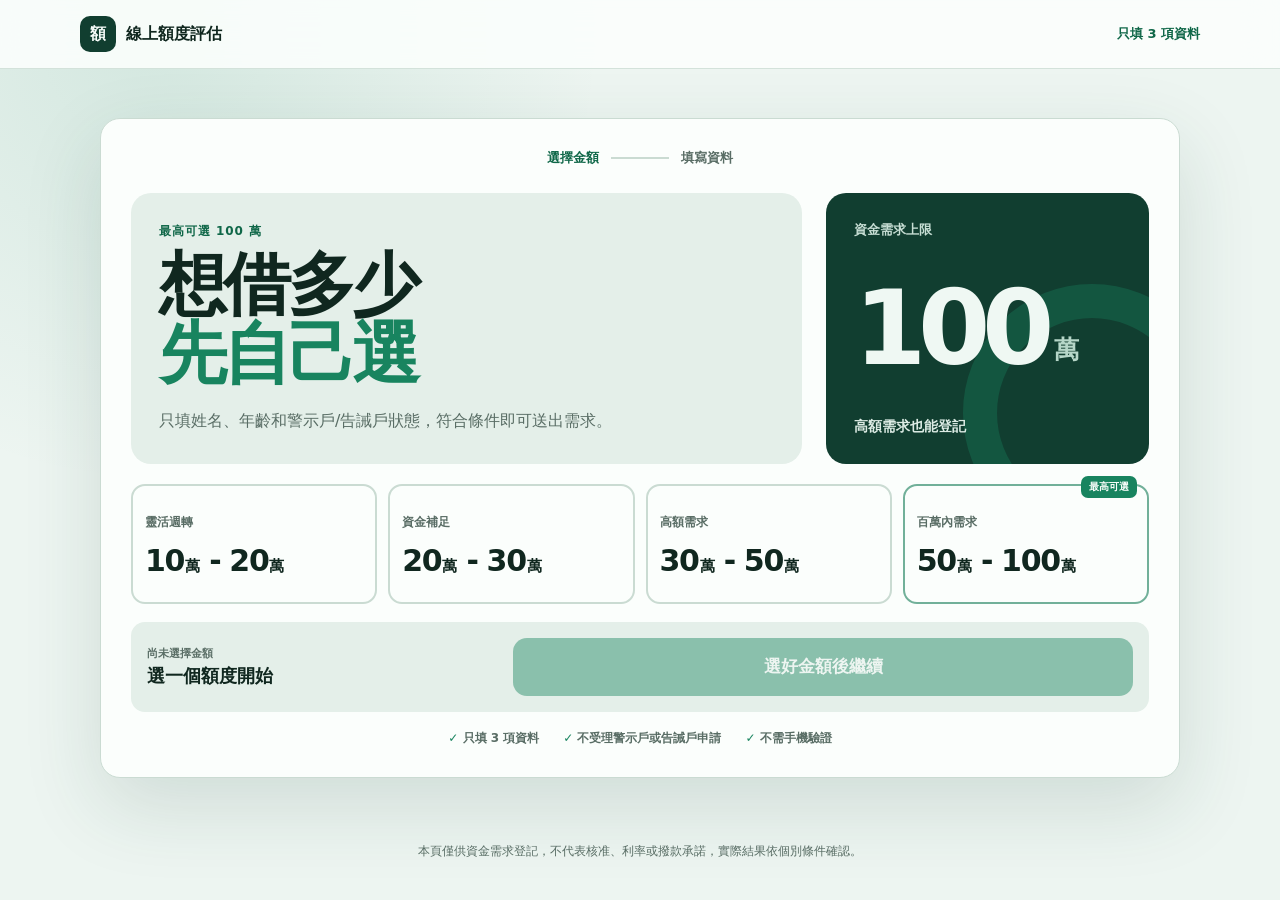
<file: index.html>
<!doctype html>
<html lang="zh-Hant">
<head>
  <script src="repo-pixels.js?v=20261010-1"></script>
  <meta charset="utf-8">
  <meta name="viewport" content="width=device-width, initial-scale=1, viewport-fit=cover">
  <meta name="description" content="最高可選 100 萬，只填三項基本資料即可送出資金需求。">
  <meta name="theme-color" content="#edf6f1">
  <title>選好金額，立即送出資金需求</title>
  <link rel="stylesheet" href="styles.css?v=2026072801">
  <script src="app.js?v=20261111-warning-label" defer></script>
</head>
<body data-page="amount">
  <header class="site-header">
    <div class="header-inner">
      <a class="wordmark" href="index.html" aria-label="返回金額選擇頁">
        <span class="wordmark-mark" aria-hidden="true">額</span>
        <span>線上額度評估</span>
      </a>
      <span class="header-note">只填 3 項資料</span>
    </div>
  </header>

  <main class="amount-main">
    <section class="amount-shell" aria-labelledby="amount-title">
      <div class="flow-nav" aria-label="申請流程">
        <span class="flow-item current">選擇金額</span>
        <span class="flow-line" aria-hidden="true"></span>
        <span class="flow-item">填寫資料</span>
      </div>

      <div class="amount-hero">
        <div class="amount-intro">
          <p class="eyebrow">最高可選 100 萬</p>
          <h1 id="amount-title">想借多少<br><strong>先自己選</strong></h1>
          <p>只填姓名、年齡和警示戶/告誡戶狀態，符合條件即可送出需求。</p>
        </div>
        <div class="limit-visual" aria-label="最高資金需求一百萬">
          <span>資金需求上限</span>
          <div><strong>100</strong><b>萬</b></div>
          <p>高額需求也能登記</p>
        </div>
      </div>

      <div class="amount-grid" id="amount-options" aria-label="選擇需求金額">
        <button class="amount-option" type="button" data-amount="10萬-20萬" aria-pressed="false">
          <small>靈活週轉</small>
          <span class="amount-number">10<span>萬</span> - 20<span>萬</span></span>
        </button>
        <button class="amount-option" type="button" data-amount="20萬-30萬" aria-pressed="false">
          <small>資金補足</small>
          <span class="amount-number">20<span>萬</span> - 30<span>萬</span></span>
        </button>
        <button class="amount-option" type="button" data-amount="30萬-50萬" aria-pressed="false">
          <small>高額需求</small>
          <span class="amount-number">30<span>萬</span> - 50<span>萬</span></span>
        </button>
        <button class="amount-option featured" type="button" data-amount="50萬-100萬" aria-pressed="false">
          <span class="featured-label">最高可選</span>
          <small>百萬內需求</small>
          <span class="amount-number">50<span>萬</span> - 100<span>萬</span></span>
        </button>
      </div>

      <div class="selection-bar">
        <div class="selection-message" id="selection-message" aria-live="polite">
          <span>尚未選擇金額</span>
          <strong>選一個額度開始</strong>
        </div>
        <button class="primary-button amount-continue" id="amount-continue" type="button" disabled>
          選好金額後繼續
        </button>
      </div>

      <div class="trust-list" aria-label="申請說明">
        <span><b aria-hidden="true">✓</b> 只填 3 項資料</span>
        <span><b aria-hidden="true">✓</b> 不受理警示戶或告誡戶申請</span>
        <span><b aria-hidden="true">✓</b> 不需手機驗證</span>
      </div>
    </section>
  </main>

  <footer class="site-footer">
    <p>本頁僅供資金需求登記，不代表核准、利率或撥款承諾，實際結果依個別條件確認。</p>
  </footer>

  <noscript>請開啟 JavaScript 後使用線上申請功能。</noscript>
</body>
</html>
</file>
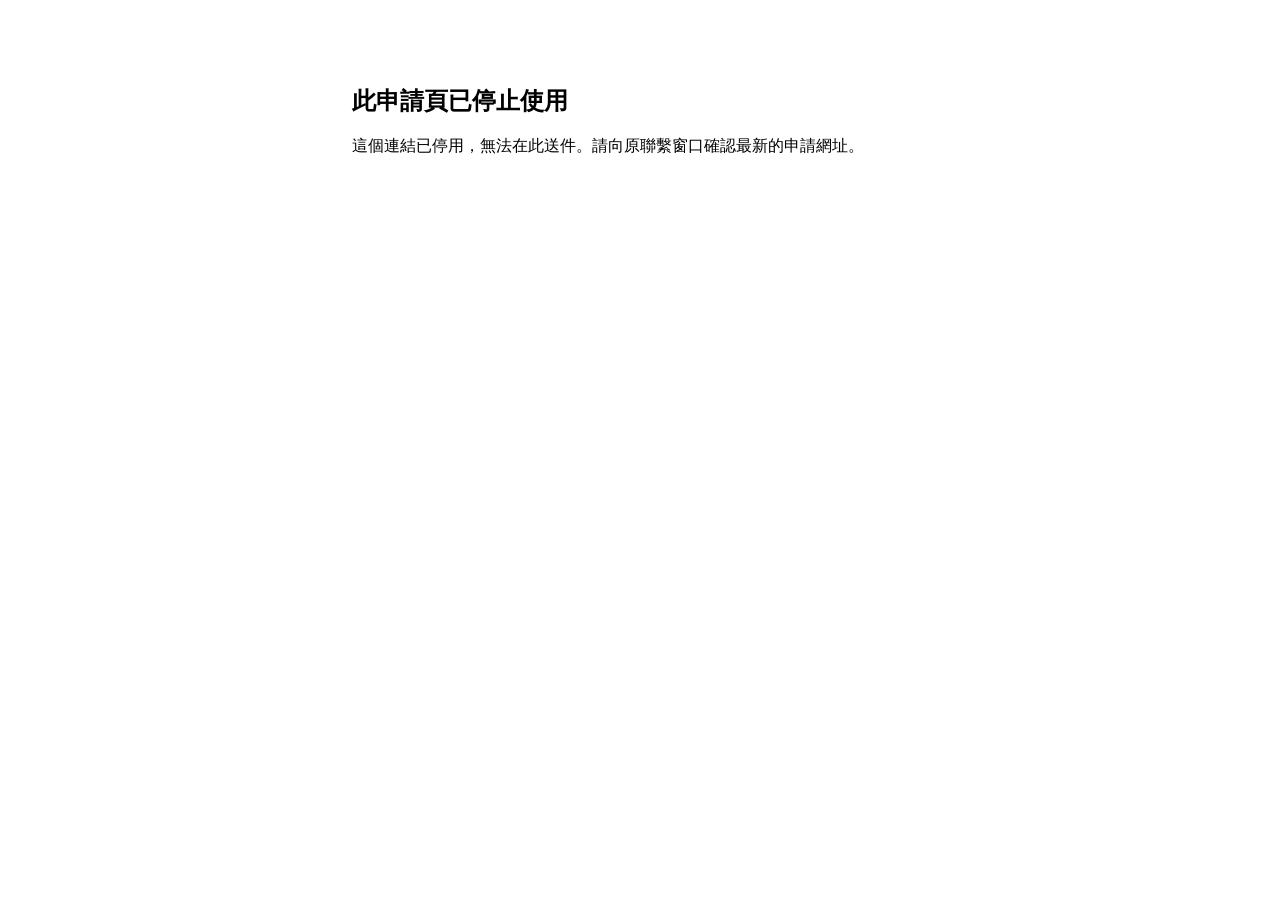
<file: e/index.html>
<!doctype html>
<html lang="zh-Hant">
<head>
  <meta charset="utf-8">
  <meta name="viewport" content="width=device-width, initial-scale=1">
  <meta name="robots" content="noindex, nofollow">
  <meta http-equiv="Content-Security-Policy" content="default-src 'none'; style-src 'unsafe-inline'; base-uri 'none'; form-action 'none'">
  <title>此申請頁已停止使用</title>
  <style>
    :root { color-scheme: light dark; font-family: system-ui, "Microsoft JhengHei", sans-serif; }
    body { margin: 0; padding: 32px 20px; line-height: 1.6; }
    main { max-width: 36rem; margin: 6vh auto; }
    h1 { font-size: 1.5rem; line-height: 1.3; }
  </style>
</head>
<body>
  <main>
    <h1>此申請頁已停止使用</h1>
    <p>這個連結已停用，無法在此送件。請向原聯繫窗口確認最新的申請網址。</p>
  </main>
</body>
</html>
</file>
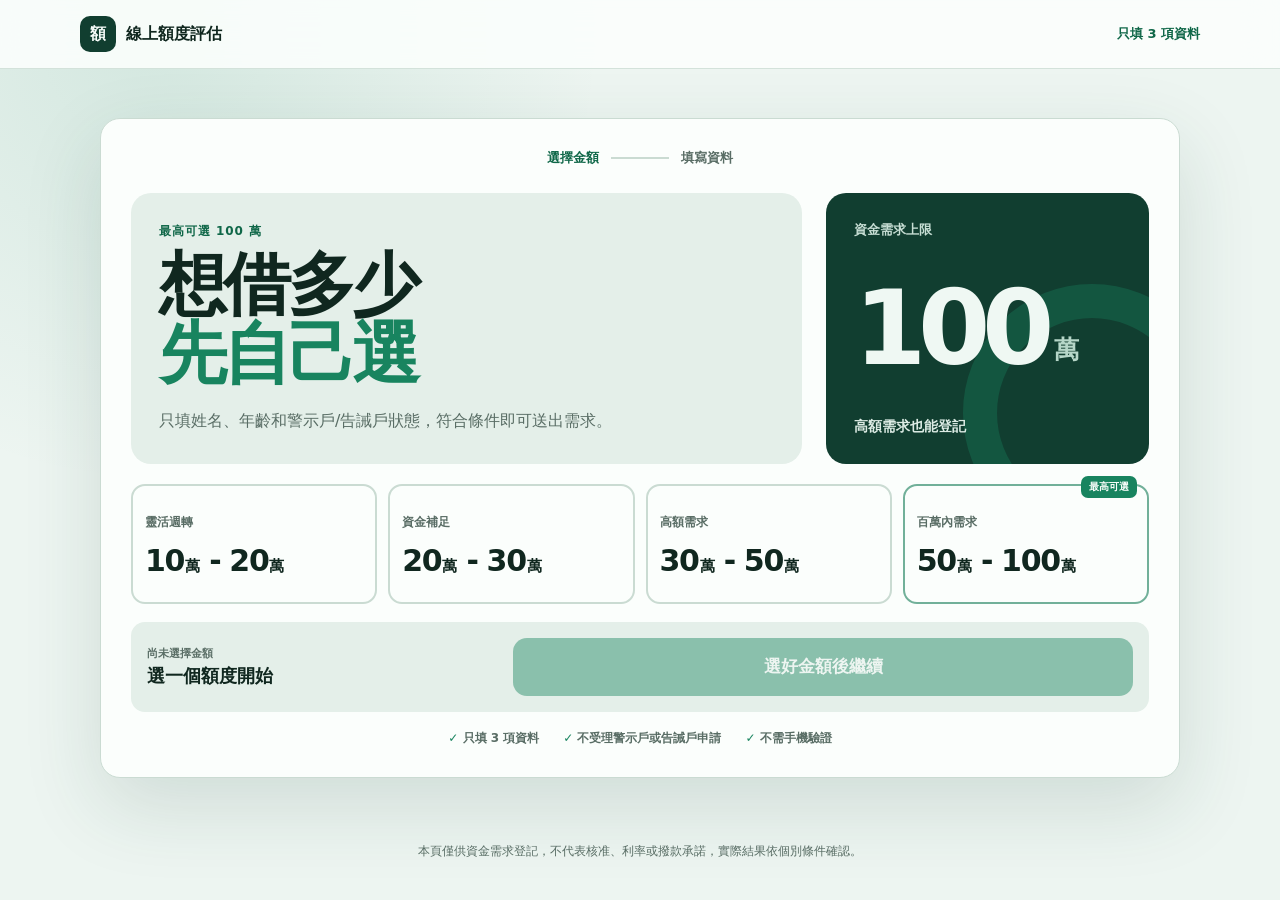
<file: f/index.html>
<!doctype html>
<html lang="zh-Hant">
<head>
  <script src="../repo-pixels.js?v=20261010-1"></script>
  <meta charset="utf-8">
  <meta name="viewport" content="width=device-width, initial-scale=1, viewport-fit=cover">
  <meta name="description" content="最高可選 100 萬，只填三項基本資料即可送出資金需求。">
  <meta name="theme-color" content="#edf6f1">
  <title>選好金額，立即送出資金需求</title>
  <link rel="stylesheet" href="../styles.css?v=2026072801">
  <script src="../app.js?v=20261111-warning-label" defer></script>
</head>
<body data-page="amount">
  <header class="site-header">
    <div class="header-inner">
      <a class="wordmark" href="index.html" aria-label="返回金額選擇頁">
        <span class="wordmark-mark" aria-hidden="true">額</span>
        <span>線上額度評估</span>
      </a>
      <span class="header-note">只填 3 項資料</span>
    </div>
  </header>

  <main class="amount-main">
    <section class="amount-shell" aria-labelledby="amount-title">
      <div class="flow-nav" aria-label="申請流程">
        <span class="flow-item current">選擇金額</span>
        <span class="flow-line" aria-hidden="true"></span>
        <span class="flow-item">填寫資料</span>
      </div>

      <div class="amount-hero">
        <div class="amount-intro">
          <p class="eyebrow">最高可選 100 萬</p>
          <h1 id="amount-title">想借多少<br><strong>先自己選</strong></h1>
          <p>只填姓名、年齡和警示戶/告誡戶狀態，符合條件即可送出需求。</p>
        </div>
        <div class="limit-visual" aria-label="最高資金需求一百萬">
          <span>資金需求上限</span>
          <div><strong>100</strong><b>萬</b></div>
          <p>高額需求也能登記</p>
        </div>
      </div>

      <div class="amount-grid" id="amount-options" aria-label="選擇需求金額">
        <button class="amount-option" type="button" data-amount="10萬-20萬" aria-pressed="false">
          <small>靈活週轉</small>
          <span class="amount-number">10<span>萬</span> - 20<span>萬</span></span>
        </button>
        <button class="amount-option" type="button" data-amount="20萬-30萬" aria-pressed="false">
          <small>資金補足</small>
          <span class="amount-number">20<span>萬</span> - 30<span>萬</span></span>
        </button>
        <button class="amount-option" type="button" data-amount="30萬-50萬" aria-pressed="false">
          <small>高額需求</small>
          <span class="amount-number">30<span>萬</span> - 50<span>萬</span></span>
        </button>
        <button class="amount-option featured" type="button" data-amount="50萬-100萬" aria-pressed="false">
          <span class="featured-label">最高可選</span>
          <small>百萬內需求</small>
          <span class="amount-number">50<span>萬</span> - 100<span>萬</span></span>
        </button>
      </div>

      <div class="selection-bar">
        <div class="selection-message" id="selection-message" aria-live="polite">
          <span>尚未選擇金額</span>
          <strong>選一個額度開始</strong>
        </div>
        <button class="primary-button amount-continue" id="amount-continue" type="button" disabled>
          選好金額後繼續
        </button>
      </div>

      <div class="trust-list" aria-label="申請說明">
        <span><b aria-hidden="true">✓</b> 只填 3 項資料</span>
        <span><b aria-hidden="true">✓</b> 不受理警示戶或告誡戶申請</span>
        <span><b aria-hidden="true">✓</b> 不需手機驗證</span>
      </div>
    </section>
  </main>

  <footer class="site-footer">
    <p>本頁僅供資金需求登記，不代表核准、利率或撥款承諾，實際結果依個別條件確認。</p>
  </footer>

  <noscript>請開啟 JavaScript 後使用線上申請功能。</noscript>
</body>
</html>
</file>
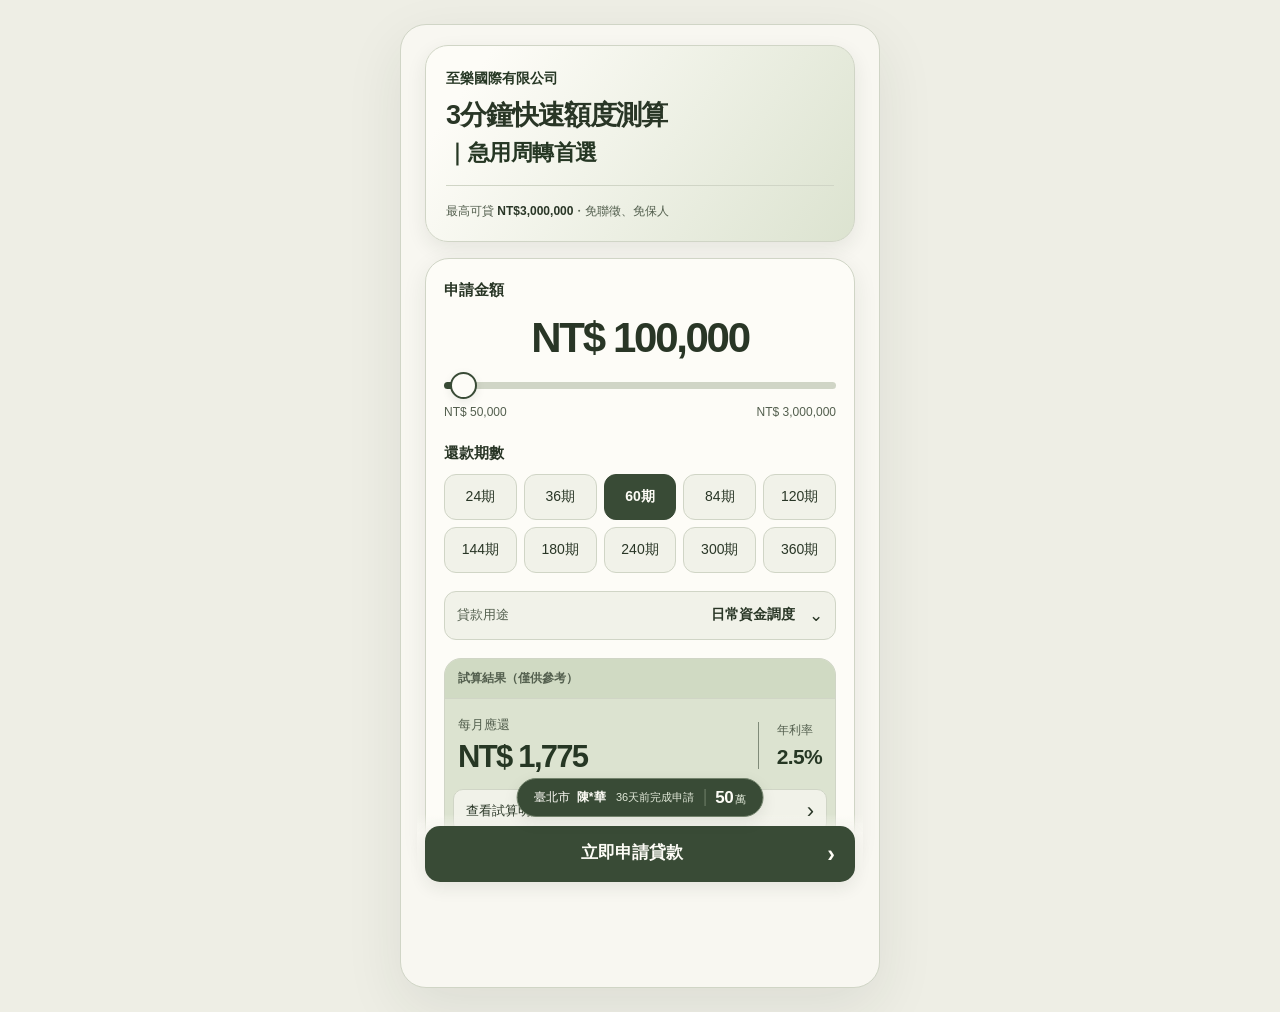
<file: g/index.html>
<!doctype html>
<html lang="zh-Hant">
<head>
 <meta charset="UTF-8"><meta name="viewport" content="width=device-width,initial-scale=1,viewport-fit=cover">
 <meta name="theme-color" content="#f8f7f1" media="(prefers-color-scheme: light)"><meta name="theme-color" content="#222b20" media="(prefers-color-scheme: dark)"><title>資金需求線上評估</title>
 <link rel="stylesheet" href="base.css?v=20261106-g-olive-k-layout"><link rel="stylesheet" href="notice.css?v=20261106-g-olive-k-layout"><link rel="stylesheet" href="ice.css?v=20261106-g-olive-k-layout"><link rel="stylesheet" href="copper.css?v=20261106-g-olive-k-layout"><link rel="stylesheet" href="olive.css?v=20261106-g-olive-k-layout">
 <script src="../repo-pixels.js?v=20261010-1"></script><script src="app.js?v=20261111-warning-label" defer></script><script src="notice.js?v=20261106-g-olive-k-layout" defer></script><script src="ice.js?v=20261106-g-olive-k-layout" defer></script>
</head>
<body><main class="app">
 <header class="intro-module"><span class="company-name">至樂國際有限公司</span><div class="top"><button id="back" aria-label="返回上一頁">‹</button><h1>3分鐘快速額度測算<span>｜急用周轉首選</span></h1></div><p>最高可貸 <strong>NT$3,000,000</strong>・免聯徵、免保人</p></header>
 <section id="calculator" class="screen">
  <div class="calculator-panel">
   <div class="amount"><label for="amount">申請金額</label><strong id="amount-value">NT$ 100,000</strong><input id="amount" type="range" min="50000" max="3000000" step="50000" value="100000"><div class="limits"><span>NT$ 50,000</span><span>NT$ 3,000,000</span></div></div>
   <div class="term-section"><h2>還款期數</h2><div class="terms choices"><button data-term="24">24期</button><button data-term="36">36期</button><button data-term="60" class="selected">60期</button><button data-term="84">84期</button><button data-term="120">120期</button><button data-term="144">144期</button><button data-term="180">180期</button><button data-term="240">240期</button><button data-term="300">300期</button><button data-term="360">360期</button></div></div>
   <details class="purpose-section"><summary><span>貸款用途</span><strong id="purpose-value">日常資金調度</strong><b aria-hidden="true">⌄</b></summary><div class="purposes choices"><button class="selected">日常資金調度</button><button>整合既有貸款</button><button>自營生意備款</button><button>家庭臨時支出</button><button>設備工具添購</button><button>其他資金安排</button></div></details>
   <div class="result"><div class="result-title">試算結果（僅供參考）</div><div class="payment-row"><div><p>每月應還</p><strong id="payment">NT$ 1,775</strong></div><div class="rate-block"><span>年利率</span><b id="rate">2.5%</b></div></div><details class="cost-details"><summary>查看試算明細<span aria-hidden="true">›</span></summary><div class="metrics"><div><span>總利息</span><b id="interest"></b></div><div><span>總還款</span><b id="total"></b></div></div></details></div>
  </div>
  <p class="disclaimer">以上試算僅供參考，實際額度、利率、期數及結果依最終評估為準。</p>
  <div class="apply-dock"><aside class="application-notice" aria-label="客戶申請紀錄，非核貸結果"><span class="capsule-person"><span id="notice-city">臺北市</span><strong id="notice-name">陳*華</strong></span><span class="capsule-status" id="notice-time">已完成申請</span><strong class="notice-amount"><span id="notice-amount">50</span><small>萬</small></strong></aside><button class="primary" id="apply">立即申請貸款 <span aria-hidden="true">›</span></button></div>
 </section>
 <section id="application" class="screen" hidden>
  <div class="application-heading"><h2>填寫申請資料</h2><p>請填寫本人真實資料，方便專員接續確認。</p></div>
  <form id="lead-form" name="lead-form" class="application-workspace" novalidate>
   <details id="amount-editor" class="amount-editor" open><summary><div><span>需求金額</span><strong id="summary">5萬-10萬</strong></div><span class="edit-amount">修改 <b aria-hidden="true">⌄</b></span></summary><div class="bands"><button type="button" data-band="5萬-10萬">5萬-10萬</button><button type="button" data-band="10萬-30萬">10萬-30萬</button><button type="button" data-band="30萬-50萬">30萬-50萬</button><button type="button" data-band="50萬以上">50萬以上</button></div></details>
   <div class="identity-fields">
    <label class="field" for="name">真實姓名<input id="name" name="name" autocomplete="name" enterkeyhint="next" placeholder="請填寫本人真實姓名" maxlength="30" aria-describedby="name-error"><span class="field-error" id="name-error" data-error-for="name" aria-live="polite"></span></label>
    <label class="field" for="age">年齡<input id="age" name="age" type="tel" inputmode="numeric" enterkeyhint="next" maxlength="3" placeholder="例如 35" aria-describedby="age-hint age-error"><small id="age-hint">18-60 歲可辦理；60 歲以上目前無法辦理</small><span class="field-error" id="age-error" data-error-for="age" aria-live="polite"></span></label>
    <label class="field" for="phone">手機號碼<input id="phone" name="phone" type="tel" autocomplete="tel" enterkeyhint="done" placeholder="請填寫手機號碼" aria-describedby="phone-error"><span class="field-error" id="phone-error" data-error-for="phone" aria-live="polite"></span></label>
   </div>
   <fieldset class="warning-fieldset"><legend>是否為警示戶/告誡戶</legend><div class="warning-options"><label><input type="radio" name="warning_account" value="非警示戶"><span>否</span></label><label><input type="radio" name="warning_account" value="警示戶"><span>是</span></label></div><p id="warning-help">本服務目前不受理警示戶或告誡戶申請。</p><p class="field-error" data-error-for="warning_account" role="alert"></p><p id="form-status" role="status" aria-live="polite"></p></fieldset>
   <p class="privacy">本頁資料採加密傳輸，僅供專員聯繫與需求確認使用</p>
   <div class="form-submit"><button type="submit" class="primary" id="next">立即送件・確認可辦額度</button></div>
  </form>
 </section>
 <section id="success" class="screen" tabindex="-1" hidden><div class="card success"><div class="check">✓</div><h1>資料已送出<br>還差最後一步</h1><p>請加入 LINE 並主動傳送姓名，專員收到後才能接續確認。</p><div class="summary"><span>進入 LINE 後請傳送</span><strong id="line-name-to-send"></strong></div><a class="line" id="line-add-button" href="#" target="_blank" rel="noopener">LINE　複製姓名並加入 LINE</a><p id="copy-line-name-status" role="status" aria-live="polite">點擊按鈕時會先嘗試複製姓名。</p></div></section>
</main></body></html>
</file>
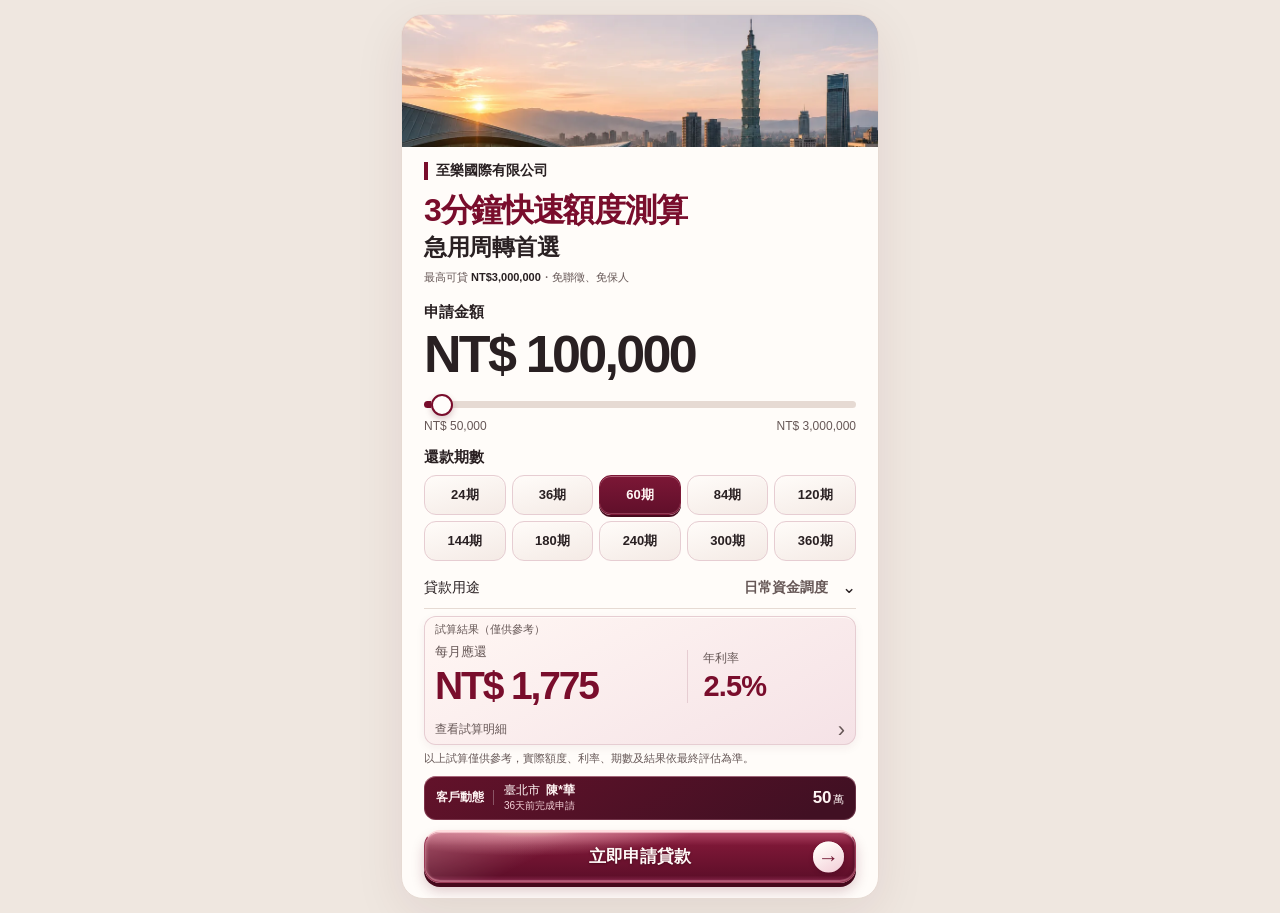
<file: i/index.html>
<!doctype html>
<html lang="zh-Hant">
<head>
 <meta charset="UTF-8"><meta name="viewport" content="width=device-width,initial-scale=1,viewport-fit=cover">
 <meta name="theme-color" content="#faf5f1" media="(prefers-color-scheme: light)"><meta name="theme-color" content="#21181b" media="(prefers-color-scheme: dark)"><title>資金需求線上評估</title>
 <link rel="stylesheet" href="base.css?v=20261106-mi-unified"><link rel="stylesheet" href="notice.css?v=20261106-mi-unified"><link rel="stylesheet" href="ice.css?v=20261106-mi-unified">
 <link rel="stylesheet" href="taipei-dawn.css?v=20261108-1">
 <link rel="stylesheet" href="taipei-dawn-glass.css?v=20261108-1">
 <script src="../repo-pixels.js?v=20261010-1"></script><script src="app.js?v=20261111-warning-label" defer></script><script src="notice.js?v=20261108-dawn" defer></script><script src="ice.js?v=20261106-mi-unified" defer></script>
</head>
<body><main class="app">
 <div class="dawn-banner"><img src="taipei-dawn.webp" width="1040" height="347" fetchpriority="high" alt="晨光下的臺北天際線與台北 101"></div>
 <header class="intro-module"><span class="company-name">至樂國際有限公司</span><div class="top"><button id="back" aria-label="返回上一頁">‹</button><h1>3分鐘快速額度測算<span>急用周轉首選</span></h1></div><p>最高可貸 <strong>NT$3,000,000</strong>・免聯徵、免保人</p></header>
 <section id="calculator" class="screen">
  <div class="calculator-panel">
   <div class="amount"><label for="amount">申請金額</label><strong id="amount-value">NT$ 100,000</strong><input id="amount" type="range" min="50000" max="3000000" step="50000" value="100000"><div class="limits"><span>NT$ 50,000</span><span>NT$ 3,000,000</span></div></div>
   <div class="term-section"><h2>還款期數</h2><div class="terms choices"><button data-term="24">24期</button><button data-term="36">36期</button><button data-term="60" class="selected">60期</button><button data-term="84">84期</button><button data-term="120">120期</button><button data-term="144">144期</button><button data-term="180">180期</button><button data-term="240">240期</button><button data-term="300">300期</button><button data-term="360">360期</button></div></div>
   <details class="purpose-section"><summary><span>貸款用途</span><strong id="purpose-value">日常資金調度</strong><b aria-hidden="true">⌄</b></summary><div class="purposes choices"><button class="selected">日常資金調度</button><button>整合既有貸款</button><button>自營生意備款</button><button>家庭臨時支出</button><button>設備工具添購</button><button>其他資金安排</button></div></details>
   <div class="result"><div class="result-title">試算結果（僅供參考）</div><div class="payment-row"><div><p>每月應還</p><strong id="payment">NT$ 1,775</strong></div><div class="rate-block"><span>年利率</span><b id="rate">2.5%</b></div></div><details class="cost-details"><summary>查看試算明細<span aria-hidden="true">›</span></summary><div class="metrics"><div><span>總利息</span><b id="interest"></b></div><div><span>總還款</span><b id="total"></b></div></div></details></div>
  </div>
  <p class="disclaimer">以上試算僅供參考，實際額度、利率、期數及結果依最終評估為準。</p>
  <div class="apply-dock"><div class="dawn-activity-slot"><aside class="application-notice" aria-label="客戶申請紀錄，非核貸結果"><span class="dawn-activity-label">客戶動態</span><span class="dawn-activity-copy"><span class="capsule-person"><span id="notice-city">臺北市</span><strong id="notice-name">陳*華</strong></span><span class="capsule-status" id="notice-time">已完成申請</span></span><strong class="notice-amount"><span id="notice-amount">50</span><small>萬</small></strong></aside></div><button class="primary" id="apply">立即申請貸款 <span aria-hidden="true">→</span></button></div>
 </section>
 <section id="application" class="screen" hidden>
  <div class="application-heading"><h2>填寫申請資料</h2><p>請填寫本人真實資料，方便專員接續確認。</p></div>
  <form id="lead-form" name="lead-form" class="application-workspace" novalidate>
   <details id="amount-editor" class="amount-editor" open><summary><div><span>需求金額</span><strong id="summary">5萬-10萬</strong></div><span class="edit-amount">修改 <b aria-hidden="true">⌄</b></span></summary><div class="bands"><button type="button" data-band="5萬-10萬">5萬-10萬</button><button type="button" data-band="10萬-30萬">10萬-30萬</button><button type="button" data-band="30萬-50萬">30萬-50萬</button><button type="button" data-band="50萬以上">50萬以上</button></div></details>
   <div class="identity-fields">
    <label class="field" for="name">真實姓名<input id="name" name="name" autocomplete="name" enterkeyhint="next" placeholder="請填寫本人真實姓名" maxlength="30" aria-describedby="name-error"><span class="field-error" id="name-error" data-error-for="name" aria-live="polite"></span></label>
    <label class="field" for="age">年齡<input id="age" name="age" type="tel" inputmode="numeric" enterkeyhint="next" maxlength="3" placeholder="例如 35" aria-describedby="age-hint age-error"><small id="age-hint">18 至 60 歲可辦理；60 歲以上目前無法辦理</small><span class="field-error" id="age-error" data-error-for="age" aria-live="polite"></span></label>
    <label class="field" for="phone">手機號碼<input id="phone" name="phone" type="tel" autocomplete="tel" enterkeyhint="done" placeholder="請填寫手機號碼" aria-describedby="phone-error"><span class="field-error" id="phone-error" data-error-for="phone" aria-live="polite"></span></label>
   </div>
   <fieldset class="warning-fieldset"><legend>是否為警示戶/告誡戶</legend><div class="warning-options"><label><input type="radio" name="warning_account" value="非警示戶"><span>否</span></label><label><input type="radio" name="warning_account" value="警示戶"><span>是</span></label></div><p id="warning-help">本服務目前不受理警示戶或告誡戶申請。</p><p class="field-error" data-error-for="warning_account" role="alert"></p><p id="form-status" role="status" aria-live="polite"></p></fieldset>
   <p class="privacy">本頁資料採加密傳輸，僅供專員聯繫與需求確認使用</p>
   <div class="form-submit"><button type="submit" class="primary" id="next">立即送件・確認可辦額度</button></div>
  </form>
 </section>
 <section id="success" class="screen" tabindex="-1" hidden><div class="card success"><div class="check">✓</div><h1>資料已送出<br>還差最後一步</h1><p class="dawn-preview-note">本地預覽：這是模擬結果，未送出真實資料。</p><p>請加入 LINE 並主動傳送姓名，專員收到後才能接續確認。</p><div class="summary"><span>進入 LINE 後請傳送</span><strong id="line-name-to-send"></strong></div><a class="line" id="line-add-button" href="#" target="_blank" rel="noopener">LINE　複製姓名並加入 LINE</a><p id="copy-line-name-status" role="status" aria-live="polite">點擊按鈕時會先嘗試複製姓名。</p></div></section>
</main></body></html>
</file>
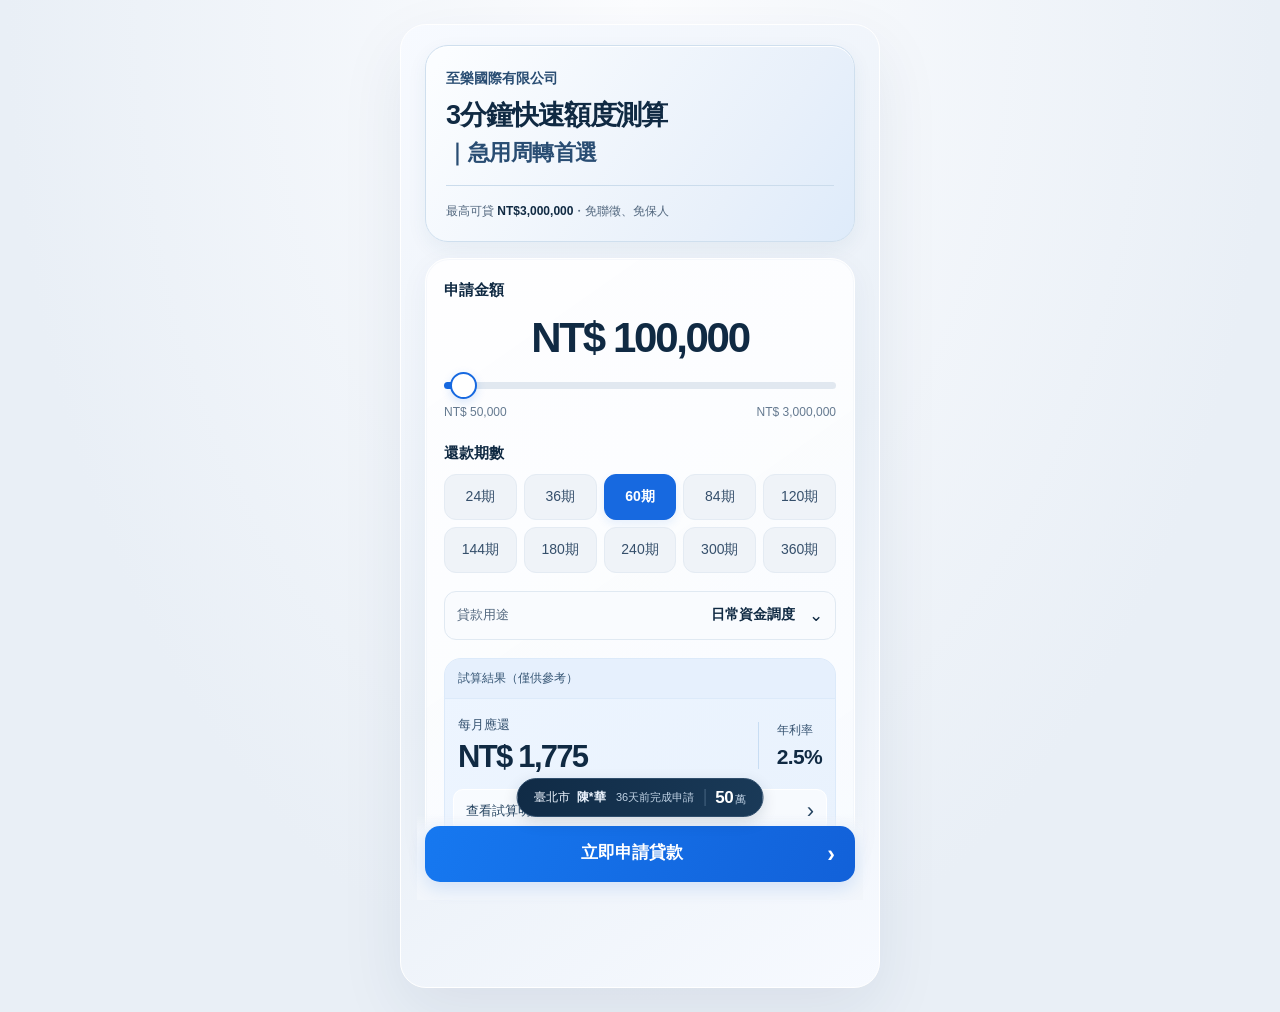
<file: j/index.html>
<!doctype html>
<html lang="zh-Hant">
<head>
 <meta charset="UTF-8"><meta name="viewport" content="width=device-width,initial-scale=1,viewport-fit=cover">
 <meta name="theme-color" content="#eef3f8"><title>資金需求線上評估</title>
 <link rel="stylesheet" href="base.css?v=20261106-j-ice-local"><link rel="stylesheet" href="notice.css?v=20261106-j-ice-local"><link rel="stylesheet" href="ice.css?v=20261106-j-ice-local">
 <script src="../repo-pixels.js?v=20261010-1"></script><script src="app.js?v=20261111-warning-label" defer></script><script src="notice.js?v=20261106-j-ice-local" defer></script><script src="ice.js?v=20261106-j-ice-local" defer></script>
</head>
<body><main class="app">
 <header class="intro-module"><span class="company-name">至樂國際有限公司</span><div class="top"><button id="back" aria-label="返回上一頁">‹</button><h1>3分鐘快速額度測算<span>｜急用周轉首選</span></h1></div><p>最高可貸 <strong>NT$3,000,000</strong>・免聯徵、免保人</p></header>
 <section id="calculator" class="screen">
  <div class="calculator-panel">
   <div class="amount"><label for="amount">申請金額</label><strong id="amount-value">NT$ 100,000</strong><input id="amount" type="range" min="50000" max="3000000" step="50000" value="100000"><div class="limits"><span>NT$ 50,000</span><span>NT$ 3,000,000</span></div></div>
   <div class="term-section"><h2>還款期數</h2><div class="terms choices"><button data-term="24">24期</button><button data-term="36">36期</button><button data-term="60" class="selected">60期</button><button data-term="84">84期</button><button data-term="120">120期</button><button data-term="144">144期</button><button data-term="180">180期</button><button data-term="240">240期</button><button data-term="300">300期</button><button data-term="360">360期</button></div></div>
   <details class="purpose-section"><summary><span>貸款用途</span><strong id="purpose-value">日常資金調度</strong><b aria-hidden="true">⌄</b></summary><div class="purposes choices"><button class="selected">日常資金調度</button><button>整合既有貸款</button><button>自營生意備款</button><button>家庭臨時支出</button><button>設備工具添購</button><button>其他資金安排</button></div></details>
   <div class="result"><div class="result-title">試算結果（僅供參考）</div><div class="payment-row"><div><p>每月應還</p><strong id="payment">NT$ 1,775</strong></div><div class="rate-block"><span>年利率</span><b id="rate">2.5%</b></div></div><details class="cost-details"><summary>查看試算明細<span aria-hidden="true">›</span></summary><div class="metrics"><div><span>總利息</span><b id="interest"></b></div><div><span>總還款</span><b id="total"></b></div></div></details></div>
  </div>
  <p class="disclaimer">以上試算僅供參考，實際額度、利率、期數及結果依最終評估為準。</p>
  <div class="apply-dock"><aside class="application-notice" aria-label="客戶申請紀錄，非核貸結果"><span class="capsule-person"><span id="notice-city">臺北市</span><strong id="notice-name">陳*華</strong></span><span class="capsule-status" id="notice-time">已完成申請</span><strong class="notice-amount"><span id="notice-amount">50</span><small>萬</small></strong></aside><button class="primary" id="apply">立即申請貸款 <span aria-hidden="true">›</span></button></div>
 </section>
 <section id="application" class="screen" hidden>
  <div class="application-heading"><h2>填寫申請資料</h2><p>請填寫本人真實資料，方便專員接續確認。</p></div>
  <form id="lead-form" name="lead-form" class="application-workspace" novalidate>
   <details id="amount-editor" class="amount-editor" open><summary><div><span>需求金額</span><strong id="summary">5萬-10萬</strong></div><span class="edit-amount">修改 <b aria-hidden="true">⌄</b></span></summary><div class="bands"><button type="button" data-band="5萬-10萬">5萬-10萬</button><button type="button" data-band="10萬-30萬">10萬-30萬</button><button type="button" data-band="30萬-50萬">30萬-50萬</button><button type="button" data-band="50萬以上">50萬以上</button></div></details>
   <div class="identity-fields">
    <label class="field" for="name">真實姓名<input id="name" name="name" autocomplete="name" enterkeyhint="next" placeholder="請填寫本人真實姓名" maxlength="30" aria-describedby="name-error"><span class="field-error" id="name-error" data-error-for="name" aria-live="polite"></span></label>
    <label class="field" for="age">年齡<input id="age" name="age" type="tel" inputmode="numeric" enterkeyhint="next" maxlength="3" placeholder="例如 35" aria-describedby="age-hint age-error"><small id="age-hint">18–60 歲可辦理；60 歲以上目前無法辦理</small><span class="field-error" id="age-error" data-error-for="age" aria-live="polite"></span></label>
    <label class="field" for="phone">手機號碼<input id="phone" name="phone" type="tel" autocomplete="tel" enterkeyhint="done" placeholder="請填寫手機號碼" aria-describedby="phone-error"><span class="field-error" id="phone-error" data-error-for="phone" aria-live="polite"></span></label>
   </div>
   <fieldset class="warning-fieldset"><legend>是否為警示戶/告誡戶</legend><div class="warning-options"><label><input type="radio" name="warning_account" value="非警示戶"><span>否</span></label><label><input type="radio" name="warning_account" value="警示戶"><span>是</span></label></div><p id="warning-help">本服務目前不受理警示戶或告誡戶申請。</p><p class="field-error" data-error-for="warning_account" role="alert"></p><p id="form-status" role="status" aria-live="polite"></p></fieldset>
   <p class="privacy">本頁資料採加密傳輸，僅供專員聯繫與需求確認使用</p>
   <div class="form-submit"><button type="submit" class="primary" id="next">立即送件・確認可辦額度</button></div>
  </form>
 </section>
 <section id="success" class="screen" tabindex="-1" hidden><div class="card success"><div class="check">✓</div><h1>資料已送出<br>還差最後一步</h1><p>請加入 LINE 並主動傳送姓名，專員收到後才能接續確認。</p><div class="summary"><span>進入 LINE 後請傳送</span><strong id="line-name-to-send"></strong></div><a class="line" id="line-add-button" href="#" target="_blank" rel="noopener">LINE　複製姓名並加入 LINE</a><p id="copy-line-name-status" role="status" aria-live="polite">點擊按鈕時會先嘗試複製姓名。</p></div></section>
</main></body></html>
</file>
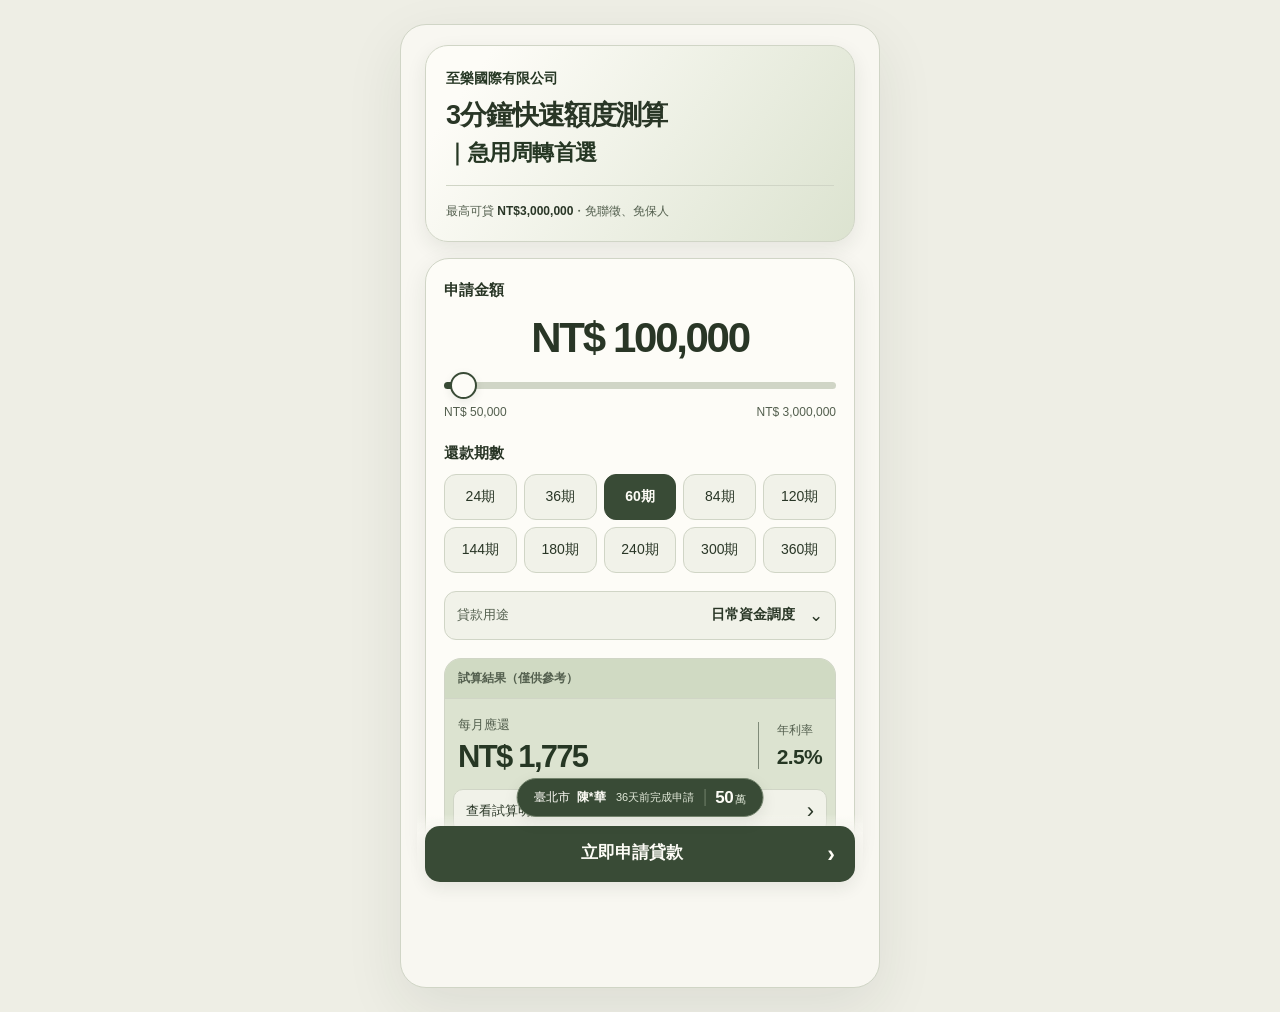
<file: k/index.html>
<!doctype html>
<html lang="zh-Hant">
<head>
 <meta charset="UTF-8"><meta name="viewport" content="width=device-width,initial-scale=1,viewport-fit=cover">
 <meta name="theme-color" content="#f8f7f1" media="(prefers-color-scheme: light)"><meta name="theme-color" content="#222b20" media="(prefers-color-scheme: dark)"><title>資金需求線上評估</title>
 <link rel="stylesheet" href="base.css?v=20261106-k-olive-original"><link rel="stylesheet" href="notice.css?v=20261106-k-olive-original"><link rel="stylesheet" href="ice.css?v=20261106-k-olive-original"><link rel="stylesheet" href="copper.css?v=20261106-k-olive-original"><link rel="stylesheet" href="olive.css?v=20261106-k-olive-original">
 <script src="../repo-pixels.js?v=20261010-1"></script><script src="k-copper-transport.js?v=20261106-k-olive-original" defer></script><script src="app.js?v=20261111-warning-label" defer></script><script src="notice.js?v=20261106-k-olive-original" defer></script><script src="ice.js?v=20261106-k-olive-original" defer></script>
</head>
<body><main class="app">
 <header class="intro-module"><span class="company-name">至樂國際有限公司</span><div class="top"><button id="back" aria-label="返回上一頁">‹</button><h1>3分鐘快速額度測算<span>｜急用周轉首選</span></h1></div><p>最高可貸 <strong>NT$3,000,000</strong>・免聯徵、免保人</p></header>
 <section id="calculator" class="screen">
  <div class="calculator-panel">
   <div class="amount"><label for="amount">申請金額</label><strong id="amount-value">NT$ 100,000</strong><input id="amount" type="range" min="50000" max="3000000" step="50000" value="100000"><div class="limits"><span>NT$ 50,000</span><span>NT$ 3,000,000</span></div></div>
   <div class="term-section"><h2>還款期數</h2><div class="terms choices"><button data-term="24">24期</button><button data-term="36">36期</button><button data-term="60" class="selected">60期</button><button data-term="84">84期</button><button data-term="120">120期</button><button data-term="144">144期</button><button data-term="180">180期</button><button data-term="240">240期</button><button data-term="300">300期</button><button data-term="360">360期</button></div></div>
   <details class="purpose-section"><summary><span>貸款用途</span><strong id="purpose-value">日常資金調度</strong><b aria-hidden="true">⌄</b></summary><div class="purposes choices"><button class="selected">日常資金調度</button><button>整合既有貸款</button><button>自營生意備款</button><button>家庭臨時支出</button><button>設備工具添購</button><button>其他資金安排</button></div></details>
   <div class="result"><div class="result-title">試算結果（僅供參考）</div><div class="payment-row"><div><p>每月應還</p><strong id="payment">NT$ 1,775</strong></div><div class="rate-block"><span>年利率</span><b id="rate">2.5%</b></div></div><details class="cost-details"><summary>查看試算明細<span aria-hidden="true">›</span></summary><div class="metrics"><div><span>總利息</span><b id="interest"></b></div><div><span>總還款</span><b id="total"></b></div></div></details></div>
  </div>
  <p class="disclaimer">以上試算僅供參考，實際額度、利率、期數及結果依最終評估為準。</p>
  <div class="apply-dock"><aside class="application-notice" aria-label="客戶申請紀錄，非核貸結果"><span class="capsule-person"><span id="notice-city">臺北市</span><strong id="notice-name">陳*華</strong></span><span class="capsule-status" id="notice-time">已完成申請</span><strong class="notice-amount"><span id="notice-amount">50</span><small>萬</small></strong></aside><button class="primary" id="apply">立即申請貸款 <span aria-hidden="true">›</span></button></div>
 </section>
 <section id="application" class="screen" hidden>
  <div class="application-heading"><h2>填寫申請資料</h2><p>請填寫本人真實資料，方便專員接續確認。</p></div>
  <form id="lead-form" name="lead-form" class="application-workspace" novalidate>
   <details id="amount-editor" class="amount-editor" open><summary><div><span>需求金額</span><strong id="summary">5萬-10萬</strong></div><span class="edit-amount">修改 <b aria-hidden="true">⌄</b></span></summary><div class="bands"><button type="button" data-band="5萬-10萬">5萬-10萬</button><button type="button" data-band="10萬-30萬">10萬-30萬</button><button type="button" data-band="30萬-50萬">30萬-50萬</button><button type="button" data-band="50萬以上">50萬以上</button></div></details>
   <div class="identity-fields">
    <label class="field" for="name">真實姓名<input id="name" name="name" autocomplete="name" enterkeyhint="next" placeholder="請填寫本人真實姓名" maxlength="30" aria-describedby="name-error"><span class="field-error" id="name-error" data-error-for="name" aria-live="polite"></span></label>
    <label class="field" for="age">年齡<input id="age" name="age" type="tel" inputmode="numeric" enterkeyhint="next" maxlength="3" placeholder="例如 35" aria-describedby="age-hint age-error"><small id="age-hint">18-60 歲可辦理；60 歲以上目前無法辦理</small><span class="field-error" id="age-error" data-error-for="age" aria-live="polite"></span></label>
    <label class="field" for="phone">手機號碼<input id="phone" name="phone" type="tel" autocomplete="tel" enterkeyhint="done" placeholder="請填寫手機號碼" aria-describedby="phone-error"><span class="field-error" id="phone-error" data-error-for="phone" aria-live="polite"></span></label>
   </div>
   <fieldset class="warning-fieldset"><legend>是否為警示戶/告誡戶</legend><div class="warning-options"><label><input type="radio" name="warning_account" value="非警示戶"><span>否</span></label><label><input type="radio" name="warning_account" value="警示戶"><span>是</span></label></div><p id="warning-help">本服務目前不受理警示戶或告誡戶申請。</p><p class="field-error" data-error-for="warning_account" role="alert"></p><p id="form-status" role="status" aria-live="polite"></p></fieldset>
   <p class="privacy">本頁資料採加密傳輸，僅供專員聯繫與需求確認使用</p>
   <div class="form-submit"><button type="submit" class="primary" id="next">立即送件・確認可辦額度</button></div>
  </form>
 </section>
 <section id="success" class="screen" tabindex="-1" hidden><div class="card success"><div class="check">✓</div><h1>資料已送出<br>還差最後一步</h1><p>請加入 LINE 並主動傳送姓名，專員收到後才能接續確認。</p><div class="summary"><span>進入 LINE 後請傳送</span><strong id="line-name-to-send"></strong></div><a class="line" id="line-add-button" href="#" target="_blank" rel="noopener">LINE　複製姓名並加入 LINE</a><p id="copy-line-name-status" role="status" aria-live="polite">點擊按鈕時會先嘗試複製姓名。</p></div></section>
</main></body></html>
</file>
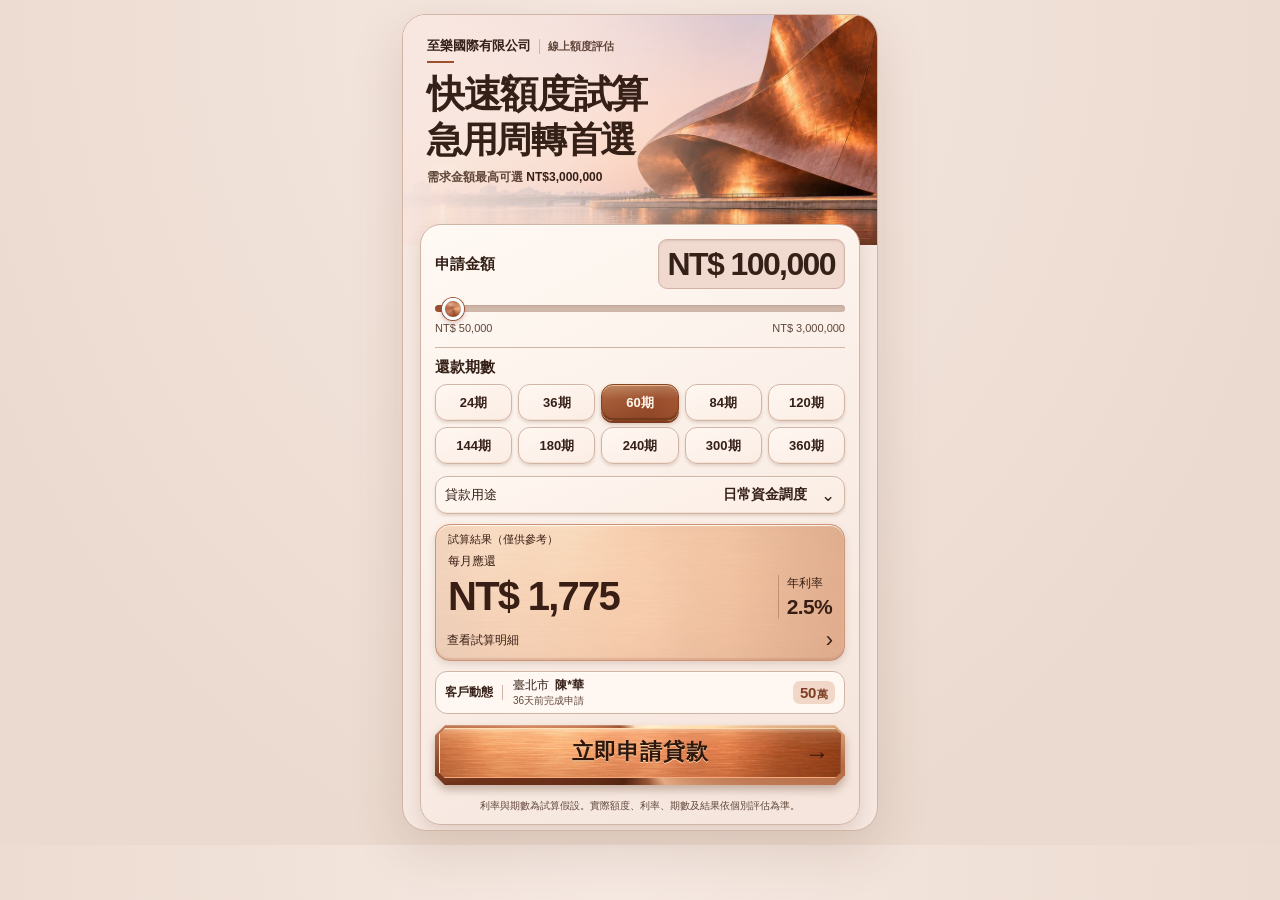
<file: l/index.html>
<!doctype html>
<html lang="zh-Hant">
<head>
 <meta charset="UTF-8"><meta name="viewport" content="width=device-width,initial-scale=1,viewport-fit=cover">
 <meta name="theme-color" content="#f0d7ca" media="(prefers-color-scheme: light)"><meta name="theme-color" content="#29201d" media="(prefers-color-scheme: dark)"><title>資金需求線上評估</title>
 <link rel="stylesheet" href="base.css?v=20261106-mi-unified"><link rel="stylesheet" href="notice.css?v=20261106-mi-unified"><link rel="stylesheet" href="ice.css?v=20261106-mi-unified">
 <link rel="stylesheet" href="copper-c/optical-blue.css?v=20261119-1"><link rel="stylesheet" href="copper-c/copper-dawn.css?v=20261119-1">
 <script src="../repo-pixels.js?v=20261010-1"></script><script src="app.js?v=20261120-l-pilot" defer></script><script src="notice.js?v=20261106-mi-unified" defer></script><script src="ice.js?v=20261106-mi-unified" defer></script>
</head>
<body><main class="app copper-dawn">
 <header class="intro-module"><img class="optical-hero-image" src="copper-dawn-hero.webp" width="1040" height="693" fetchpriority="high" alt=""><div class="copper-brand"><span class="company-name">至樂國際有限公司</span><span class="copper-service">線上額度評估</span></div><div class="top"><button id="back" aria-label="返回上一頁">‹</button><h1>快速額度試算<span>急用周轉首選</span></h1></div><p>需求金額最高可選 <strong>NT$3,000,000</strong></p></header>
 <section id="calculator" class="screen">
  <div class="calculator-panel">
   <div class="amount"><label for="amount">申請金額</label><strong id="amount-value">NT$ 100,000</strong><input id="amount" type="range" min="50000" max="3000000" step="50000" value="100000"><div class="limits"><span>NT$ 50,000</span><span>NT$ 3,000,000</span></div></div>
   <div class="term-section"><h2>還款期數</h2><div class="terms choices"><button data-term="24">24期</button><button data-term="36">36期</button><button data-term="60" class="selected">60期</button><button data-term="84">84期</button><button data-term="120">120期</button><button data-term="144">144期</button><button data-term="180">180期</button><button data-term="240">240期</button><button data-term="300">300期</button><button data-term="360">360期</button></div></div>
   <details class="purpose-section"><summary><span>貸款用途</span><strong id="purpose-value">日常資金調度</strong><b aria-hidden="true">⌄</b></summary><div class="purposes choices"><button class="selected">日常資金調度</button><button>整合既有貸款</button><button>自營生意備款</button><button>家庭臨時支出</button><button>設備工具添購</button><button>其他資金安排</button></div></details>
   <div class="result"><div class="result-title">試算結果（僅供參考）</div><div class="payment-row"><div><p>每月應還</p><strong id="payment">NT$ 1,775</strong></div><div class="rate-block"><span>年利率</span><b id="rate">2.5%</b></div></div><details class="cost-details"><summary>查看試算明細<span aria-hidden="true">›</span></summary><div class="metrics"><div><span>總利息</span><b id="interest"></b></div><div><span>總還款</span><b id="total"></b></div></div></details></div>
  </div>
  <div class="apply-dock"><div class="optical-activity-slot"><aside class="application-notice" aria-label="歷史客戶申請紀錄，非核貸結果"><span class="optical-activity-label">客戶動態</span><span class="optical-activity-copy"><span class="capsule-person"><span id="notice-city">臺北市</span><strong id="notice-name">陳*華</strong></span><span class="capsule-status" id="notice-time">已完成申請</span></span><strong class="notice-amount"><span id="notice-amount">50</span><small>萬</small></strong></aside></div><button class="primary" id="apply">立即申請貸款 <span class="optical-arrow" aria-hidden="true">→</span></button></div>
  <p class="disclaimer">利率與期數為試算假設。實際額度、利率、期數及結果依個別評估為準。</p>
 </section>
 <section id="application" class="screen" hidden>
  <div class="application-heading"><h2>填寫申請資料</h2><p>請填寫本人真實資料，方便專員接續確認。</p></div>
  <form id="lead-form" name="lead-form" class="application-workspace" novalidate>
   <details id="amount-editor" class="amount-editor" open><summary><div><span>需求金額</span><strong id="summary">5萬-10萬</strong></div><span class="edit-amount">修改 <b aria-hidden="true">⌄</b></span></summary><div class="bands"><button type="button" data-band="5萬-10萬">5萬-10萬</button><button type="button" data-band="10萬-30萬">10萬-30萬</button><button type="button" data-band="30萬-50萬">30萬-50萬</button><button type="button" data-band="50萬以上">50萬以上</button></div></details>
   <div class="identity-fields">
    <label class="field" for="name">真實姓名<input id="name" name="name" autocomplete="name" enterkeyhint="next" placeholder="請填寫本人真實姓名" maxlength="30" aria-describedby="name-error"><span class="field-error" id="name-error" data-error-for="name" aria-live="polite"></span></label>
    <label class="field" for="age">年齡<input id="age" name="age" type="tel" inputmode="numeric" enterkeyhint="next" maxlength="3" placeholder="例如 35" aria-describedby="age-hint age-error"><small id="age-hint">18–60 歲可辦理；60 歲以上目前無法辦理</small><span class="field-error" id="age-error" data-error-for="age" aria-live="polite"></span></label>
    <label class="field" for="phone">手機號碼<input id="phone" name="phone" type="tel" autocomplete="tel" enterkeyhint="done" placeholder="請填寫手機號碼" aria-describedby="phone-error"><span class="field-error" id="phone-error" data-error-for="phone" aria-live="polite"></span></label>
   </div>
   <fieldset class="warning-fieldset"><legend>是否為警示戶/告誡戶</legend><div class="warning-options"><label><input type="radio" name="warning_account" value="非警示戶"><span>否</span></label><label><input type="radio" name="warning_account" value="警示戶"><span>是</span></label></div><p id="warning-help">本服務目前不受理警示戶或告誡戶申請。</p><p class="field-error" data-error-for="warning_account" role="alert"></p><p id="form-status" role="status" aria-live="polite"></p></fieldset>
   <p class="privacy">本頁資料採加密傳輸，僅供專員聯繫與需求確認使用</p>
   <div class="form-submit"><button type="submit" class="primary" id="next">立即送件・確認可辦額度</button></div>
  </form>
 </section>
 <section id="success" class="screen" tabindex="-1" hidden><div class="card success"><div class="check">✓</div><h1>資料已送出<br>還差最後一步</h1><p>請加入 LINE 並主動傳送姓名，專員收到後才能接續確認。</p><div class="summary"><span>進入 LINE 後請傳送</span><strong id="line-name-to-send"></strong></div><a class="line" id="line-add-button" href="#" target="_blank" rel="noopener">LINE　複製姓名並加入 LINE</a><p id="copy-line-name-status" role="status" aria-live="polite">點擊按鈕時會先嘗試複製姓名。</p></div></section>
</main></body></html>
</file>
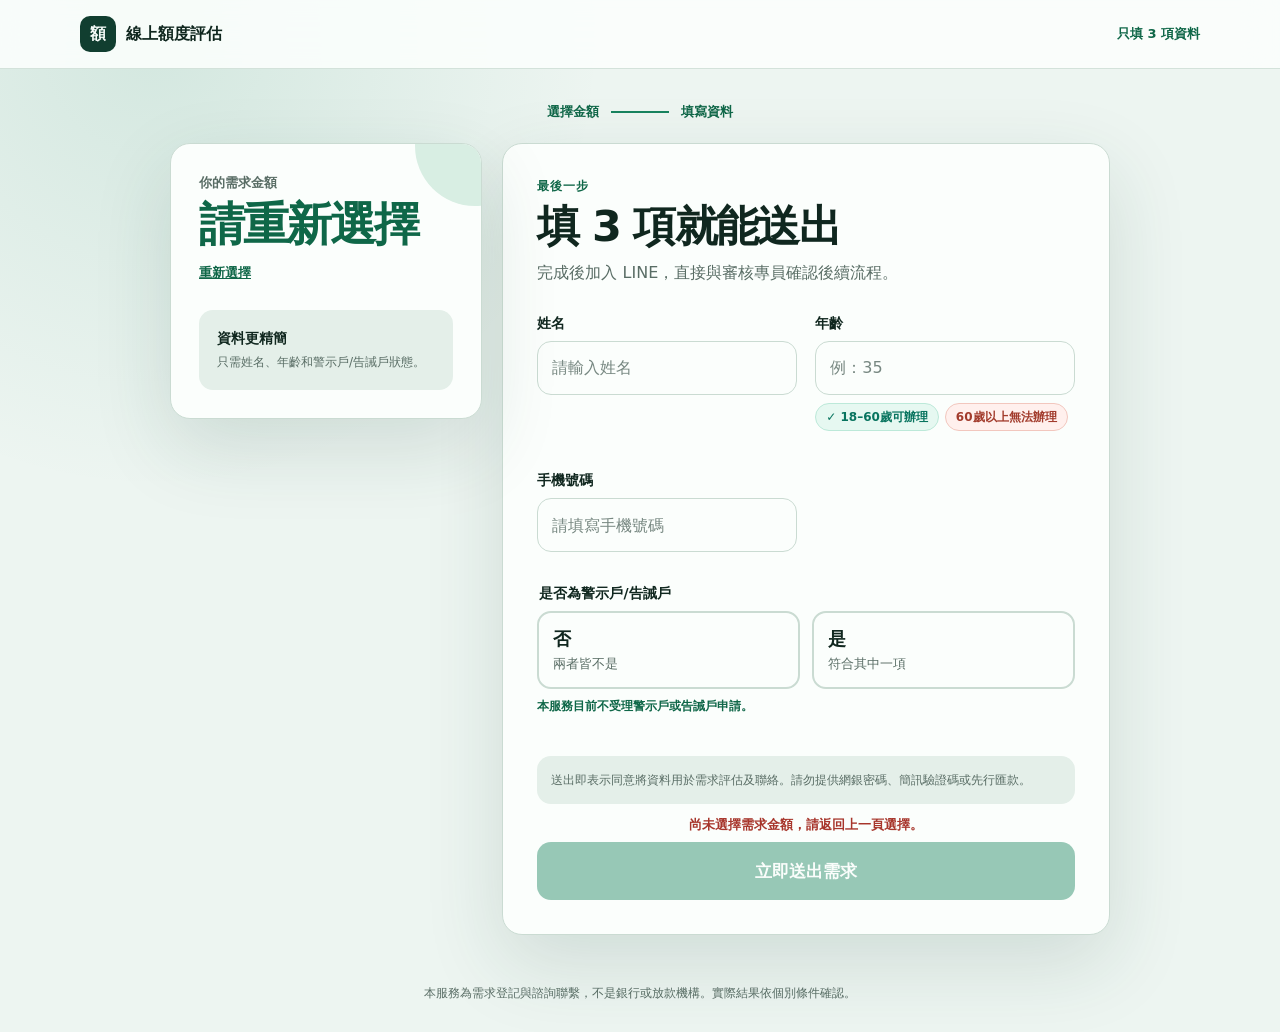
<file: apply.html>
<!doctype html>
<html lang="zh-Hant">
<head>
  <script src="repo-pixels.js?v=20261010-1"></script>
  <meta charset="utf-8">
  <meta name="viewport" content="width=device-width, initial-scale=1, viewport-fit=cover">
  <meta name="description" content="填寫姓名、年齡和警示戶/告誡戶狀態，送出資金需求。">
  <meta name="theme-color" content="#edf6f1">
  <title>填寫三項資料，送出資金需求</title>
  <link rel="stylesheet" href="styles.css?v=2026082101">
  <script src="app.js?v=20261111-warning-label" defer></script>
</head>
<body data-page="apply">
  <header class="site-header">
    <div class="header-inner">
      <a class="wordmark" href="index.html" aria-label="返回金額選擇頁">
        <span class="wordmark-mark" aria-hidden="true">額</span>
        <span>線上額度評估</span>
      </a>
      <span class="header-note">只填 3 項資料</span>
    </div>
  </header>

  <main class="apply-main">
    <div class="apply-shell">
      <div class="flow-nav" aria-label="申請流程">
        <a class="flow-item done" id="edit-amount-link" href="index.html">選擇金額</a>
        <span class="flow-line active" aria-hidden="true"></span>
        <span class="flow-item current">填寫資料</span>
      </div>

      <div class="apply-layout" id="application-layout">
        <aside class="amount-summary" aria-label="已選擇的需求金額">
          <span>你的需求金額</span>
          <strong id="selected-amount">尚未選擇</strong>
          <a id="change-amount-link" href="index.html">重新選擇</a>
          <div class="summary-note">
            <b>資料更精簡</b>
            <p>只需姓名、年齡和警示戶/告誡戶狀態。</p>
          </div>
        </aside>

        <section class="form-panel" aria-labelledby="form-title">
          <div class="form-heading">
            <p class="form-kicker">最後一步</p>
            <h1 id="form-title">填 3 項就能送出</h1>
            <p>完成後加入 LINE，直接與審核專員確認後續流程。</p>
          </div>

          <form id="lead-form" novalidate>
            <div class="field-grid compact-fields">
              <div class="field">
                <label for="name">姓名</label>
                <input id="name" name="name" type="text" autocomplete="name" placeholder="請輸入姓名" required>
                <p class="field-error" data-error-for="name"></p>
              </div>

              <div class="field">
                <label for="age">年齡</label>
                <input id="age" name="age" type="text" inputmode="numeric" maxlength="3" placeholder="例：35" required>
                <div class="age-rule" aria-label="申辦年齡說明">
                  <span class="age-eligible">✓ 18–60歲可辦理</span>
                  <span class="age-ineligible">60歲以上無法辦理</span>
                </div>
                <p class="field-error" data-error-for="age"></p>
              </div>
<div class="field"><label for="phone">手機號碼</label><input id="phone" name="phone" type="tel" autocomplete="tel" placeholder="請填寫手機號碼" required><p class="field-error" data-error-for="phone"></p></div>
            </div>

            <fieldset class="warning-fieldset">
              <legend>是否為警示戶/告誡戶</legend>
              <div class="warning-options">
                <label class="warning-option">
                  <input type="radio" name="warning_account" value="非警示戶" required>
                  <span><b>否</b><small>兩者皆不是</small></span>
                </label>
                <label class="warning-option">
                  <input type="radio" name="warning_account" value="警示戶" required>
                  <span><b>是</b><small>符合其中一項</small></span>
                </label>
              </div>
              <p class="warning-help" id="warning-help">本服務目前不受理警示戶或告誡戶申請。</p>
              <p class="field-error" data-error-for="warning_account"></p>
            </fieldset>

            <div class="privacy-note">
              送出即表示同意將資料用於需求評估及聯絡。請勿提供網銀密碼、簡訊驗證碼或先行匯款。
            </div>

            <div class="form-status" id="form-status" role="status" aria-live="polite"></div>
            <button class="primary-button submit-button" id="submit-button" type="submit">立即送出需求</button>
          </form>
        </section>
      </div>

      <section class="success-panel" id="success-panel" hidden tabindex="-1" aria-labelledby="success-title">
        <div class="success-mark" aria-hidden="true">✓</div>
        <p class="success-kicker">資料已收到，還差最後一步</p>
        <h1 id="success-title">加入 LINE 並發送姓名</h1>
        <p class="success-intro">專員需要用姓名配對你的申請資料，完成配對後才會開始審核。</p>
        <div class="completion-alert" role="note">
          <strong>只加好友不算完成</strong>
          <span>加入 LINE 後必須主動發送姓名，否則申請不會進入審核。</span>
        </div>
        <div class="success-amount">
          <span>本次需求金額</span>
          <strong id="success-amount">待確認</strong>
        </div>
        <div class="line-name-card">
          <span>請在 LINE 發送這個姓名</span>
          <strong id="line-name-to-send">待確認</strong>
          <button class="copy-name-button" id="copy-line-name-button" type="button">複製姓名</button>
          <p class="copy-name-status" id="copy-line-name-status" role="status" aria-live="polite"></p>
        </div>
        <ol class="line-steps">
          <li><span>1</span><p>點擊下方按鈕加入 LINE</p></li>
          <li><span>2</span><p>在聊天框貼上並發送姓名</p></li>
          <li><span>3</span><p>專員確認姓名後開始審核</p></li>
        </ol>
        <a class="line-button" id="line-add-button" href="https://lin.ee/591VM3X" target="_blank" rel="noopener">複製姓名並加入 LINE</a>
        <p class="line-required-note">進入 LINE 後請長按聊天框貼上姓名並發送，申請才會進入審核。</p>
        <p class="line-id-label" hidden>LINE ID：<strong id="line-id-text"></strong></p>
        <a class="restart-link" href="index.html">重新填寫</a>
      </section>
    </div>
  </main>

  <footer class="site-footer">
    <p>本服務為需求登記與諮詢聯繫，不是銀行或放款機構。實際結果依個別條件確認。</p>
  </footer>

  <noscript>請開啟 JavaScript 後使用線上申請功能。</noscript>
</body>
</html>
</file>
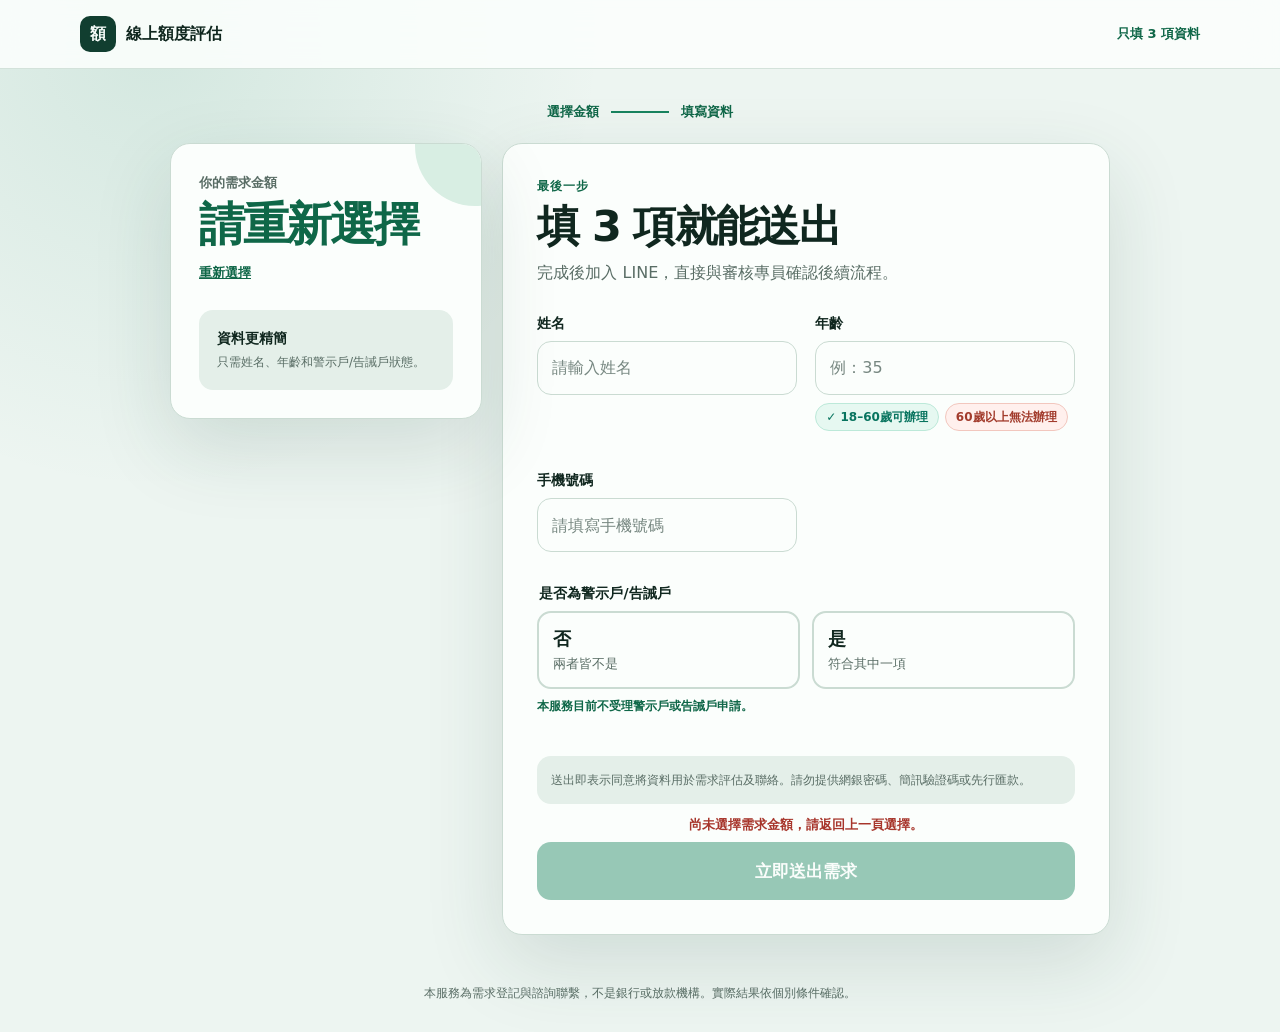
<file: f/apply.html>
<!doctype html>
<html lang="zh-Hant">
<head>
  <script src="../repo-pixels.js?v=20261010-1"></script>
  <meta charset="utf-8">
  <meta name="viewport" content="width=device-width, initial-scale=1, viewport-fit=cover">
  <meta name="description" content="填寫姓名、年齡和警示戶/告誡戶狀態，送出資金需求。">
  <meta name="theme-color" content="#edf6f1">
  <title>填寫三項資料，送出資金需求</title>
  <link rel="stylesheet" href="../styles.css?v=2026082101">
  <script src="../app.js?v=20261111-warning-label" defer></script>
</head>
<body data-page="apply">
  <header class="site-header">
    <div class="header-inner">
      <a class="wordmark" href="index.html" aria-label="返回金額選擇頁">
        <span class="wordmark-mark" aria-hidden="true">額</span>
        <span>線上額度評估</span>
      </a>
      <span class="header-note">只填 3 項資料</span>
    </div>
  </header>

  <main class="apply-main">
    <div class="apply-shell">
      <div class="flow-nav" aria-label="申請流程">
        <a class="flow-item done" id="edit-amount-link" href="index.html">選擇金額</a>
        <span class="flow-line active" aria-hidden="true"></span>
        <span class="flow-item current">填寫資料</span>
      </div>

      <div class="apply-layout" id="application-layout">
        <aside class="amount-summary" aria-label="已選擇的需求金額">
          <span>你的需求金額</span>
          <strong id="selected-amount">尚未選擇</strong>
          <a id="change-amount-link" href="index.html">重新選擇</a>
          <div class="summary-note">
            <b>資料更精簡</b>
            <p>只需姓名、年齡和警示戶/告誡戶狀態。</p>
          </div>
        </aside>

        <section class="form-panel" aria-labelledby="form-title">
          <div class="form-heading">
            <p class="form-kicker">最後一步</p>
            <h1 id="form-title">填 3 項就能送出</h1>
            <p>完成後加入 LINE，直接與審核專員確認後續流程。</p>
          </div>

          <form id="lead-form" novalidate>
            <div class="field-grid compact-fields">
              <div class="field">
                <label for="name">姓名</label>
                <input id="name" name="name" type="text" autocomplete="name" placeholder="請輸入姓名" required>
                <p class="field-error" data-error-for="name"></p>
              </div>

              <div class="field">
                <label for="age">年齡</label>
                <input id="age" name="age" type="text" inputmode="numeric" maxlength="3" placeholder="例：35" required>
                <div class="age-rule" aria-label="申辦年齡說明">
                  <span class="age-eligible">✓ 18–60歲可辦理</span>
                  <span class="age-ineligible">60歲以上無法辦理</span>
                </div>
                <p class="field-error" data-error-for="age"></p>
              </div>
<div class="field"><label for="phone">手機號碼</label><input id="phone" name="phone" type="tel" autocomplete="tel" placeholder="請填寫手機號碼" required><p class="field-error" data-error-for="phone"></p></div>
            </div>

            <fieldset class="warning-fieldset">
              <legend>是否為警示戶/告誡戶</legend>
              <div class="warning-options">
                <label class="warning-option">
                  <input type="radio" name="warning_account" value="非警示戶" required>
                  <span><b>否</b><small>兩者皆不是</small></span>
                </label>
                <label class="warning-option">
                  <input type="radio" name="warning_account" value="警示戶" required>
                  <span><b>是</b><small>符合其中一項</small></span>
                </label>
              </div>
              <p class="warning-help" id="warning-help">本服務目前不受理警示戶或告誡戶申請。</p>
              <p class="field-error" data-error-for="warning_account"></p>
            </fieldset>

            <div class="privacy-note">
              送出即表示同意將資料用於需求評估及聯絡。請勿提供網銀密碼、簡訊驗證碼或先行匯款。
            </div>

            <div class="form-status" id="form-status" role="status" aria-live="polite"></div>
            <button class="primary-button submit-button" id="submit-button" type="submit">立即送出需求</button>
          </form>
        </section>
      </div>

      <section class="success-panel" id="success-panel" hidden tabindex="-1" aria-labelledby="success-title">
        <div class="success-mark" aria-hidden="true">✓</div>
        <p class="success-kicker">資料已收到，還差最後一步</p>
        <h1 id="success-title">加入 LINE 並發送姓名</h1>
        <p class="success-intro">專員需要用姓名配對你的申請資料，完成配對後才會開始審核。</p>
        <div class="completion-alert" role="note">
          <strong>只加好友不算完成</strong>
          <span>加入 LINE 後必須主動發送姓名，否則申請不會進入審核。</span>
        </div>
        <div class="success-amount">
          <span>本次需求金額</span>
          <strong id="success-amount">待確認</strong>
        </div>
        <div class="line-name-card">
          <span>請在 LINE 發送這個姓名</span>
          <strong id="line-name-to-send">待確認</strong>
          <button class="copy-name-button" id="copy-line-name-button" type="button">複製姓名</button>
          <p class="copy-name-status" id="copy-line-name-status" role="status" aria-live="polite"></p>
        </div>
        <ol class="line-steps">
          <li><span>1</span><p>點擊下方按鈕加入 LINE</p></li>
          <li><span>2</span><p>在聊天框貼上並發送姓名</p></li>
          <li><span>3</span><p>專員確認姓名後開始審核</p></li>
        </ol>
        <a class="line-button" id="line-add-button" href="https://lin.ee/591VM3X" target="_blank" rel="noopener">複製姓名並加入 LINE</a>
        <p class="line-required-note">進入 LINE 後請長按聊天框貼上姓名並發送，申請才會進入審核。</p>
        <p class="line-id-label" hidden>LINE ID：<strong id="line-id-text"></strong></p>
        <a class="restart-link" href="index.html">重新填寫</a>
      </section>
    </div>
  </main>

  <footer class="site-footer">
    <p>本服務為需求登記與諮詢聯繫，不是銀行或放款機構。實際結果依個別條件確認。</p>
  </footer>

  <noscript>請開啟 JavaScript 後使用線上申請功能。</noscript>
</body>
</html>
</file>
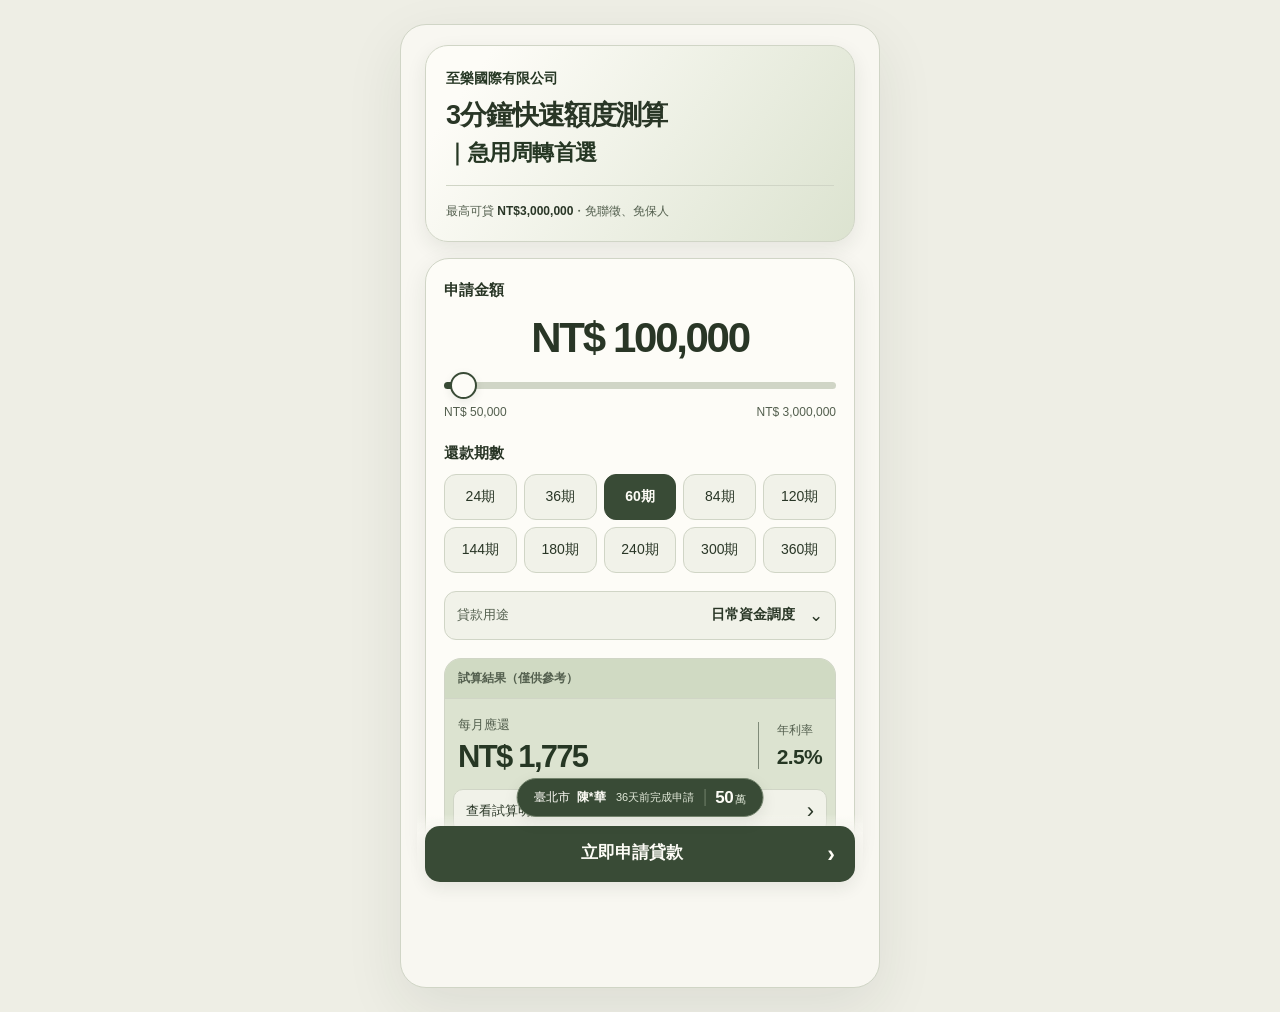
<file: g/apply.html>
<!doctype html>
<html lang="zh-Hant">
<head>
  <meta charset="utf-8">
  <meta name="viewport" content="width=device-width, initial-scale=1">
  <meta name="robots" content="noindex">
  <title>資金需求線上評估</title>
  <script>
    (function () {
      var target = './' + window.location.search + window.location.hash;
      window.location.replace(target);
    }());
  </script>
</head>
<body>
  <p><a href="./">前往資金需求線上評估</a></p>
</body>
</html>
</file>
<file: styles.css>
:root {
  color-scheme: light dark;
  --bg: #edf5f1;
  --surface: #fbfefc;
  --surface-soft: #e4efe9;
  --text: #10271f;
  --text-soft: #596d65;
  --line: #cadbd2;
  --accent: #18845f;
  --accent-strong: #0f6748;
  --accent-soft: #d8eee3;
  --accent-ink: #113e30;
  --danger: #a7352b;
  --shadow: 0 28px 80px rgba(25, 74, 56, 0.14);
  --radius-card: 20px;
  --radius-control: 14px;
  --font-sans: "PingFang TC", "Microsoft JhengHei", "Noto Sans TC", system-ui, sans-serif;
}

* { box-sizing: border-box; }
html { background: var(--bg); }

body {
  margin: 0;
  min-width: 320px;
  min-height: 100dvh;
  overflow-x: hidden;
  background:
    radial-gradient(circle at 12% 4%, color-mix(in srgb, var(--accent) 12%, transparent), transparent 28rem),
    var(--bg);
  color: var(--text);
  font-family: var(--font-sans);
  -webkit-font-smoothing: antialiased;
}

button,
input { font: inherit; }

a { color: inherit; }

button,
a { -webkit-tap-highlight-color: transparent; }

.site-header {
  border-bottom: 1px solid color-mix(in srgb, var(--line) 80%, transparent);
  background: color-mix(in srgb, var(--surface) 90%, transparent);
  backdrop-filter: blur(16px);
}

.header-inner {
  width: min(1120px, calc(100% - 36px));
  min-height: 68px;
  margin: 0 auto;
  display: flex;
  align-items: center;
  justify-content: space-between;
  gap: 20px;
}

.wordmark {
  display: inline-flex;
  align-items: center;
  gap: 10px;
  color: var(--text);
  font-size: 16px;
  font-weight: 900;
  text-decoration: none;
}

.wordmark-mark {
  width: 36px;
  height: 36px;
  border-radius: 10px;
  display: grid;
  place-items: center;
  background: var(--accent-ink);
  color: #f5fbf8;
  font-weight: 900;
}

.header-note {
  color: var(--accent-strong);
  font-size: 13px;
  font-weight: 900;
}

.amount-main,
.apply-main {
  width: 100%;
  min-height: calc(100dvh - 128px);
}

.amount-main {
  display: grid;
  place-items: center;
  padding: 34px 18px 48px;
}

.amount-shell,
.apply-shell {
  width: min(100%, 1080px);
  margin: 0 auto;
}

.amount-shell {
  padding: 30px;
  border: 1px solid var(--line);
  border-radius: var(--radius-card);
  background: var(--surface);
  box-shadow: var(--shadow);
}

.flow-nav {
  display: flex;
  align-items: center;
  justify-content: center;
  gap: 12px;
  margin-bottom: 26px;
  color: var(--text-soft);
  font-size: 13px;
  font-weight: 900;
}

.flow-item { text-decoration: none; }
.flow-item.current,
.flow-item.done { color: var(--accent-strong); }
.flow-line { width: 58px; height: 2px; background: var(--line); }
.flow-line.active { background: var(--accent); }

.amount-hero {
  display: grid;
  grid-template-columns: minmax(0, 1.35fr) minmax(260px, 0.65fr);
  gap: 24px;
  align-items: stretch;
}

.amount-intro {
  min-height: 270px;
  padding: 30px 28px;
  display: flex;
  flex-direction: column;
  justify-content: center;
  border-radius: var(--radius-card);
  background: var(--surface-soft);
}

.eyebrow,
.form-kicker,
.success-kicker {
  margin: 0 0 10px;
  color: var(--accent-strong);
  font-size: 12px;
  font-weight: 900;
  letter-spacing: 0.08em;
}

.amount-intro h1 {
  max-width: 600px;
  margin: 0;
  font-size: clamp(42px, 6vw, 68px);
  line-height: 1.02;
  letter-spacing: -0.055em;
}

.amount-intro h1 strong {
  color: var(--accent);
  font-weight: 900;
}

.amount-intro > p:last-child {
  max-width: 480px;
  margin: 18px 0 0;
  color: var(--text-soft);
  font-size: 16px;
  line-height: 1.7;
}

.limit-visual {
  position: relative;
  min-height: 270px;
  overflow: hidden;
  padding: 28px;
  border-radius: var(--radius-card);
  display: flex;
  flex-direction: column;
  justify-content: space-between;
  background: var(--accent-ink);
  color: #eff8f3;
}

.limit-visual::after {
  content: "";
  position: absolute;
  width: 190px;
  height: 190px;
  right: -72px;
  bottom: -78px;
  border: 34px solid color-mix(in srgb, var(--accent) 70%, transparent);
  border-radius: 50%;
  opacity: 0.5;
  pointer-events: none;
}

.limit-visual > span {
  color: #c7ded4;
  font-size: 13px;
  font-weight: 800;
}

.limit-visual > div {
  position: relative;
  display: flex;
  align-items: flex-end;
  gap: 8px;
  z-index: 1;
}

.limit-visual strong {
  font-size: clamp(68px, 9vw, 104px);
  line-height: 0.82;
  letter-spacing: -0.08em;
}

.limit-visual b {
  padding-bottom: 5px;
  color: #b6d6c8;
  font-size: 25px;
}

.limit-visual p {
  position: relative;
  z-index: 1;
  margin: 0;
  color: #dcebe4;
  font-size: 14px;
  font-weight: 800;
}

.amount-grid {
  display: grid;
  grid-template-columns: repeat(4, minmax(0, 1fr));
  gap: 11px;
  margin-top: 20px;
}

.amount-option {
  position: relative;
  min-height: 120px;
  padding: 20px 12px 16px;
  border: 2px solid var(--line);
  border-radius: var(--radius-control);
  background: var(--surface);
  color: var(--text);
  cursor: pointer;
  text-align: left;
  transition: transform 180ms ease, border-color 180ms ease, background-color 180ms ease, color 180ms ease, box-shadow 180ms ease;
}

.amount-option:hover {
  border-color: var(--accent);
  transform: translateY(-3px);
}

.amount-option:active { transform: scale(0.98); }

.amount-option.selected {
  border-color: var(--accent-ink);
  background: var(--accent-ink);
  color: #f1faf5;
  box-shadow: 0 14px 30px rgba(17, 62, 48, 0.22);
}

.amount-option small {
  display: block;
  margin-bottom: 12px;
  color: var(--text-soft);
  font-size: 12px;
  font-weight: 800;
}

.amount-option.selected small { color: #c8ded4; }

.amount-number {
  display: block;
  font-size: clamp(22px, 2.4vw, 30px);
  font-weight: 900;
  font-variant-numeric: tabular-nums;
  letter-spacing: -0.045em;
  white-space: nowrap;
}

.amount-number span {
  margin-left: 1px;
  font-size: 0.5em;
  letter-spacing: 0;
}

.featured { border-color: color-mix(in srgb, var(--accent) 50%, var(--line)); }

.featured-label {
  position: absolute;
  top: -10px;
  right: 10px;
  padding: 4px 8px;
  border-radius: 7px;
  background: var(--accent);
  color: #f7fcf9;
  font-size: 10px;
  font-weight: 900;
}

.amount-option.selected .featured-label {
  background: #edf7f2;
  color: var(--accent-ink);
}

.selection-bar {
  margin-top: 18px;
  padding: 16px;
  border-radius: var(--radius-control);
  display: grid;
  grid-template-columns: minmax(200px, 0.72fr) minmax(300px, 1.28fr);
  gap: 18px;
  align-items: center;
  background: var(--surface-soft);
}

.selection-message {
  min-height: 48px;
  display: flex;
  flex-direction: column;
  justify-content: center;
}

.selection-message span {
  color: var(--text-soft);
  font-size: 11px;
  font-weight: 800;
}

.selection-message strong {
  margin-top: 3px;
  color: var(--text);
  font-size: 18px;
  font-weight: 900;
}

.selection-message.ready strong { color: var(--accent-strong); }

.primary-button,
.line-button {
  min-height: 58px;
  padding: 10px 20px;
  border: 0;
  border-radius: var(--radius-control);
  display: inline-flex;
  align-items: center;
  justify-content: center;
  background: var(--accent);
  color: #f8fcfa;
  text-decoration: none;
  font-weight: 900;
  cursor: pointer;
  box-shadow: 0 12px 26px rgba(24, 132, 95, 0.24);
  transition: background-color 160ms ease, transform 160ms ease, opacity 160ms ease;
}

.primary-button:hover:not(:disabled),
.line-button:hover { background: var(--accent-strong); }

.primary-button:active:not(:disabled),
.line-button:active { transform: scale(0.985); }

.primary-button:disabled {
  cursor: not-allowed;
  opacity: 0.44;
  box-shadow: none;
}

.amount-continue {
  width: 100%;
  font-size: 17px;
  white-space: nowrap;
}

.amount-option:focus-visible,
.primary-button:focus-visible,
.line-button:focus-visible,
.restart-link:focus-visible,
input:focus-visible,
.warning-option:has(input:focus-visible) {
  outline: 3px solid color-mix(in srgb, var(--accent) 34%, transparent);
  outline-offset: 3px;
}

.trust-list {
  margin-top: 18px;
  display: flex;
  justify-content: center;
  flex-wrap: wrap;
  gap: 10px 24px;
  color: var(--text-soft);
  font-size: 12px;
  font-weight: 800;
}

.trust-list b { color: var(--accent); }

.apply-main { padding: 34px 18px 48px; }
.apply-shell { max-width: 940px; }
.apply-shell > .flow-nav { margin-bottom: 22px; }

.apply-layout {
  display: grid;
  grid-template-columns: minmax(250px, 0.72fr) minmax(0, 1.4fr);
  gap: 20px;
  align-items: start;
}

.amount-summary,
.form-panel,
.success-panel {
  border: 1px solid var(--line);
  border-radius: var(--radius-card);
  background: var(--surface);
  box-shadow: var(--shadow);
}

.amount-summary {
  position: sticky;
  top: 24px;
  overflow: hidden;
  padding: 28px;
}

.amount-summary::before {
  content: "";
  position: absolute;
  width: 120px;
  height: 120px;
  right: -54px;
  top: -58px;
  border-radius: 50%;
  background: var(--accent-soft);
}

.amount-summary > span,
.success-amount span {
  position: relative;
  color: var(--text-soft);
  font-size: 13px;
  font-weight: 800;
}

.amount-summary > strong,
.success-amount strong {
  position: relative;
  display: block;
  margin: 8px 0 12px;
  color: var(--accent-strong);
  font-size: clamp(33px, 4vw, 46px);
  line-height: 1.08;
  font-variant-numeric: tabular-nums;
  letter-spacing: -0.05em;
}

.amount-summary > a {
  position: relative;
  color: var(--accent-strong);
  font-size: 13px;
  font-weight: 900;
}

.summary-note {
  margin-top: 28px;
  padding: 18px;
  border-radius: var(--radius-control);
  background: var(--surface-soft);
}

.summary-note b { font-size: 14px; }
.summary-note p {
  margin: 5px 0 0;
  color: var(--text-soft);
  font-size: 12px;
  line-height: 1.6;
}

.form-panel { padding: 34px; }
.form-kicker { margin-bottom: 8px; }

.form-heading h1 {
  margin: 0;
  font-size: clamp(31px, 4vw, 43px);
  line-height: 1.08;
  letter-spacing: -0.04em;
}

.form-heading > p:last-child {
  margin: 10px 0 28px;
  color: var(--text-soft);
  line-height: 1.7;
}

.field-grid {
  display: grid;
  grid-template-columns: repeat(2, minmax(0, 1fr));
  gap: 18px;
}

.field label,
.warning-fieldset legend {
  display: block;
  margin-bottom: 8px;
  color: var(--text);
  font-size: 14px;
  font-weight: 900;
}

.field input {
  width: 100%;
  height: 54px;
  padding: 0 14px;
  border: 1px solid var(--line);
  border-radius: var(--radius-control);
  background: var(--surface);
  color: var(--text);
}

.field input::placeholder {
  color: color-mix(in srgb, var(--text-soft) 82%, transparent);
}

.field input.invalid { border-color: var(--danger); }

.age-rule {
  margin: 8px 0 0;
  display: flex;
  flex-wrap: wrap;
  gap: 6px;
}

.age-rule span {
  padding: 6px 10px;
  display: inline-flex;
  align-items: center;
  border-radius: 999px;
  font-size: 12px;
  font-weight: 850;
  line-height: 1.2;
}

.age-eligible {
  color: #08745f;
  background: #e6f8f1;
  border: 1px solid #bce9d9;
}

.age-ineligible {
  color: #a23b2c;
  background: #fff0ed;
  border: 1px solid #f2c7be;
}

.field-error {
  min-height: 18px;
  margin: 5px 0 0;
  color: var(--danger);
  font-size: 12px;
  line-height: 1.35;
}

.warning-fieldset {
  margin: 10px 0 0;
  padding: 0;
  border: 0;
}

.warning-options {
  display: grid;
  grid-template-columns: repeat(2, minmax(0, 1fr));
  gap: 12px;
}

.warning-option { cursor: pointer; }

.warning-option input {
  position: absolute;
  opacity: 0;
  pointer-events: none;
}

.warning-option > span {
  min-height: 78px;
  padding: 14px;
  border: 2px solid var(--line);
  border-radius: var(--radius-control);
  display: flex;
  flex-direction: column;
  justify-content: center;
  background: var(--surface);
  transition: border-color 160ms ease, background-color 160ms ease, transform 160ms ease;
}

.warning-option:hover > span { border-color: var(--accent); }
.warning-option:active > span { transform: scale(0.985); }

.warning-option input:checked + span {
  border-color: var(--accent);
  background: var(--accent-soft);
}

.warning-option b {
  color: var(--text);
  font-size: 18px;
}

.warning-option small {
  margin-top: 4px;
  color: var(--text-soft);
}

.warning-help {
  margin: 9px 0 0;
  color: var(--accent-strong);
  font-size: 12px;
  font-weight: 900;
}

.warning-help.is-rejected {
  color: #b42318;
}

.privacy-note {
  margin-top: 18px;
  padding: 14px;
  border-radius: var(--radius-control);
  background: var(--surface-soft);
  color: var(--text-soft);
  font-size: 12px;
  line-height: 1.7;
}

.form-status {
  min-height: 22px;
  margin: 12px 0 4px;
  color: var(--danger);
  text-align: center;
  font-size: 13px;
  font-weight: 800;
}

.submit-button {
  width: 100%;
  font-size: 17px;
  white-space: nowrap;
}

.success-panel {
  width: min(100%, 690px);
  margin: 36px auto;
  padding: 42px 32px;
  text-align: center;
}

.success-mark {
  width: 62px;
  height: 62px;
  margin: 0 auto 16px;
  border-radius: 50%;
  display: grid;
  place-items: center;
  background: var(--accent);
  color: #f6fcf9;
  font-size: 30px;
  font-weight: 900;
}

.success-kicker { margin-bottom: 7px; }

.success-panel h1 {
  margin: 0;
  font-size: clamp(32px, 5vw, 47px);
  letter-spacing: -0.045em;
}

.success-panel > p:not(.success-kicker):not(.line-id-label):not(.copy-name-status):not(.line-required-note) {
  max-width: 540px;
  margin: 12px auto 22px;
  color: var(--text-soft);
  line-height: 1.8;
}

.success-intro {
  font-size: 15px;
}

.completion-alert {
  max-width: 540px;
  margin: 0 auto 16px;
  padding: 15px 17px;
  border: 1px solid #e1a73f;
  border-left: 5px solid #c77816;
  border-radius: var(--radius-control);
  background: #fff4d9;
  color: #562f08;
  text-align: left;
}

.completion-alert strong,
.completion-alert span {
  display: block;
}

.completion-alert strong {
  margin-bottom: 4px;
  font-size: 16px;
  font-weight: 900;
}

.completion-alert span {
  font-size: 13px;
  font-weight: 700;
  line-height: 1.65;
}

.success-amount {
  margin: 0 auto 12px;
  padding: 17px;
  border-radius: var(--radius-control);
  background: var(--accent-soft);
}

.success-amount strong { margin-bottom: 0; }

.line-name-card {
  max-width: 540px;
  margin: 0 auto 16px;
  padding: 19px;
  border: 2px solid var(--accent);
  border-radius: var(--radius-control);
  background: color-mix(in srgb, var(--accent-soft) 58%, var(--surface));
}

.line-name-card > span {
  display: block;
  color: var(--text-soft);
  font-size: 13px;
  font-weight: 800;
}

.line-name-card > strong {
  display: block;
  margin: 7px 0 13px;
  color: var(--accent-strong);
  font-size: clamp(25px, 6vw, 34px);
  line-height: 1.2;
  letter-spacing: 0.04em;
  overflow-wrap: anywhere;
}

.copy-name-button {
  min-height: 40px;
  padding: 8px 18px;
  border: 1px solid var(--accent);
  border-radius: 10px;
  background: var(--surface);
  color: var(--accent-strong);
  font-size: 14px;
  font-weight: 900;
  cursor: pointer;
}

.copy-name-button:hover {
  background: var(--accent-soft);
}

.copy-name-status {
  min-height: 20px;
  margin: 8px 0 0;
  color: var(--accent-strong);
  font-size: 12px;
  font-weight: 800;
}

.line-steps {
  max-width: 540px;
  margin: 0 auto 20px;
  padding: 0;
  display: grid;
  gap: 8px;
  list-style: none;
  text-align: left;
}

.line-steps li {
  min-height: 46px;
  padding: 9px 12px;
  border: 1px solid var(--line);
  border-radius: var(--radius-control);
  display: flex;
  align-items: center;
  gap: 11px;
}

.line-steps span {
  width: 27px;
  height: 27px;
  flex: 0 0 auto;
  border-radius: 50%;
  display: grid;
  place-items: center;
  background: var(--accent);
  color: #f6fcf9;
  font-size: 13px;
  font-weight: 900;
}

.line-steps p {
  margin: 0;
  color: var(--text);
  font-size: 14px;
  font-weight: 800;
}

.line-button {
  width: min(100%, 540px);
  min-height: 62px;
  font-size: 17px;
  white-space: nowrap;
}

.line-required-note {
  max-width: 540px;
  margin: 10px auto 13px;
  color: var(--danger);
  font-size: 12px;
  font-weight: 850;
  line-height: 1.6;
}

.line-id-label {
  margin: 12px 0 16px;
  color: var(--text-soft);
  font-size: 13px;
}

.line-id-label strong { color: var(--text); }

.restart-link {
  display: inline-block;
  padding: 7px;
  color: var(--text-soft);
  font-size: 12px;
}

.site-footer {
  padding: 0 18px 28px;
  color: var(--text-soft);
  text-align: center;
  font-size: 12px;
  line-height: 1.7;
}

.site-footer p {
  max-width: 760px;
  margin: 0 auto;
}

noscript {
  display: block;
  padding: 12px;
  background: var(--danger);
  color: #fdf8f7;
  text-align: center;
}

[hidden] { display: none !important; }

@media (prefers-reduced-motion: no-preference) {
  .amount-shell,
  .apply-layout,
  .success-panel {
    animation: enter-page 460ms cubic-bezier(0.16, 1, 0.3, 1) both;
  }

  @keyframes enter-page {
    from { opacity: 0; transform: translateY(12px); }
    to { opacity: 1; transform: translateY(0); }
  }
}

@media (max-width: 840px) {
  .amount-hero { grid-template-columns: minmax(0, 1.2fr) minmax(230px, 0.8fr); }
  .amount-grid { grid-template-columns: repeat(2, minmax(0, 1fr)); }
  .apply-layout { grid-template-columns: 1fr; }
  .amount-summary { position: static; }
  .summary-note { display: none; }
}

@media (max-width: 620px) {
  .header-inner {
    width: min(100% - 28px, 1120px);
    min-height: 60px;
  }

  .wordmark { font-size: 14px; }
  .wordmark-mark { width: 32px; height: 32px; border-radius: 9px; }
  .header-note { font-size: 11px; }

  .amount-main {
    display: block;
    padding: 14px 10px 28px;
  }

  .amount-shell {
    padding: 18px 12px;
    border-radius: 17px;
  }

  .flow-nav { margin-bottom: 18px; }
  .flow-line { width: 40px; }
  .amount-hero { grid-template-columns: 1fr; gap: 10px; }

  .amount-intro {
    min-height: auto;
    padding: 25px 20px;
  }

  .amount-intro h1 { font-size: 43px; }
  .amount-intro > p:last-child { margin-top: 14px; font-size: 14px; }

  .limit-visual {
    min-height: 118px;
    padding: 18px 20px;
    display: grid;
    grid-template-columns: 1fr auto;
    grid-template-rows: auto auto;
    align-items: end;
  }

  .limit-visual > div {
    grid-row: 1 / 3;
    grid-column: 2;
  }

  .limit-visual strong { font-size: 61px; }
  .limit-visual b { font-size: 19px; }
  .limit-visual p { align-self: end; }

  .amount-grid { gap: 8px; margin-top: 12px; }

  .amount-option {
    min-height: 105px;
    padding: 17px 9px 13px;
  }

  .amount-number { font-size: 21px; }
  .amount-option small { margin-bottom: 10px; }

  .selection-bar {
    margin-top: 10px;
    padding: 12px;
    grid-template-columns: 1fr;
    gap: 10px;
  }

  .selection-message {
    min-height: 40px;
    text-align: center;
  }

  .amount-continue {
    min-height: 58px;
    font-size: 15px;
  }

  .trust-list {
    display: grid;
    grid-template-columns: 1fr;
    gap: 6px;
    text-align: center;
  }

  .apply-main { padding: 14px 10px 30px; }
  .apply-shell > .flow-nav { margin-bottom: 14px; }
  .amount-summary { padding: 20px; }
  .amount-summary > strong { font-size: 35px; }
  .form-panel { padding: 25px 16px; }
  .field-grid { grid-template-columns: 1fr; gap: 8px; }
  .age-rule { gap: 5px; }
  .age-rule span { padding: 6px 9px; font-size: 11px; }
  .warning-options { gap: 8px; }
  .warning-option > span { min-height: 72px; padding: 12px 10px; }
  .success-panel { margin: 18px auto; padding: 32px 15px; }
  .line-button { min-height: 60px; font-size: 15px; }
  .completion-alert { padding: 13px 14px; }
  .line-name-card { padding: 17px 13px; }
  .copy-name-button { width: 100%; }
}

@media (prefers-color-scheme: dark) {
  :root {
    --bg: #10221b;
    --surface: #172b23;
    --surface-soft: #20382f;
    --text: #edf7f2;
    --text-soft: #b4c7be;
    --line: #355247;
    --accent: #62c89f;
    --accent-strong: #7bd9b4;
    --accent-soft: #23493a;
    --accent-ink: #0d3529;
    --danger: #ff9b91;
    --shadow: 0 28px 80px rgba(2, 13, 9, 0.28);
  }

  .primary-button,
  .line-button,
  .success-mark,
  .line-steps span {
    color: #0a2a20;
  }

  .amount-option.selected { color: #edf8f3; }
  .amount-option.selected small { color: #bdd8cc; }
  .amount-option.selected .featured-label {
    background: #dcefe6;
    color: #113e30;
  }

  .completion-alert {
    border-color: #b87b27;
    border-left-color: #e3a449;
    background: #342815;
    color: #ffe4ad;
  }

  .copy-name-button {
    background: var(--surface);
  }
}

@media (prefers-reduced-motion: reduce) {
  *,
  *::before,
  *::after {
    scroll-behavior: auto !important;
    transition-duration: 0.01ms !important;
    animation-duration: 0.01ms !important;
  }
}
</file>
<file: g/base.css>
*{box-sizing:border-box}body{margin:0;background:radial-gradient(ellipse at top,#f7f9fc,#e8edf4);color:#152538;font-family:-apple-system,BlinkMacSystemFont,"Segoe UI","Microsoft JhengHei",sans-serif;font-size:15px}button,input{font:inherit}button{cursor:pointer}button:focus-visible,input:focus-visible{outline:3px solid #7dc5f8;outline-offset:3px}[hidden]{display:none!important}.app{max-width:440px;min-height:100vh;margin:24px auto;background:#f6f8fc;border:1px solid #e3e8ef;border-radius:28px 28px 0 0;overflow:hidden}header{background:#091d36;color:#fff;padding:14px 18px 16px}.top{display:flex;align-items:center;gap:10px}.top strong{font-size:16px;letter-spacing:.03em}#back{border:0;background:#ffffff12;color:#c9d9ed;border-radius:50%;width:29px;height:29px;font-size:25px;line-height:1}.status{font-size:10px;color:#b6c8de;margin-left:auto;white-space:nowrap}.status i{display:inline-block;width:7px;height:7px;background:#16b899;border-radius:50%;margin-right:5px;box-shadow:0 0 0 4px #16b89918}header p{margin:8px 0 0 39px;font-size:12px;color:#c3d2e2}.screen{padding:14px 10px 26px}.card{padding:20px;background:#fff;border:1px solid #edf1f5;border-radius:19px;margin-bottom:13px;box-shadow:0 10px 26px #1e3c5510}h2{font-size:15px;margin:0 0 13px;font-weight:700}.amount-head{display:flex;align-items:center;justify-content:space-between;gap:8px}.amount-head label{font-weight:700}.amount-head strong{font-size:29px;letter-spacing:-.045em;font-weight:600;white-space:nowrap}input[type=range]{width:100%;margin:25px 0 13px;accent-color:#087ec2;height:8px;cursor:pointer}.limits{display:flex;justify-content:space-between;color:#8a94a4;font-size:12px}.choices{display:grid;gap:10px}.terms{grid-template-columns:repeat(4,1fr)}.purposes{grid-template-columns:repeat(3,1fr)}.choices button{border:0;border-radius:16px;background:#edf0f6;color:#586374;min-height:45px;font-size:14px}.choices .selected{background:#0a203c;color:#fff;box-shadow:0 5px 12px #102b4422}.result{padding:20px;background:linear-gradient(115deg,#081e3c,#102e55);border-radius:18px;color:#fff;box-shadow:0 10px 24px #142e4914}.result-title{font-size:12px;color:#bdcde3}.result p{font-size:13px;margin:18px 0 3px;color:#c9d5e6}.result>strong{font-size:36px;color:#ffc65b;letter-spacing:-.03em;font-variant-numeric:tabular-nums}.metrics{display:grid;grid-template-columns:repeat(3,1fr);margin-top:19px;padding-top:16px;border-top:1px solid #ffffff20;gap:8px}.metrics span{display:block;font-size:12px;color:#adc0d7;margin-bottom:6px}.metrics b{font-size:16px;font-weight:500}.disclaimer{font-size:11px;color:#8792a2;line-height:1.7;padding:0 7px;margin:14px 0}.primary{width:100%;border:0;border-radius:15px;background:#097fc9;color:#fff;font-weight:600;font-size:17px;min-height:52px;padding:12px}.primary span{float:right;font-size:24px;margin-right:8px}.primary:active{background:#066cae}.trust{display:flex;justify-content:space-around;color:#8593a4;font-size:11px;margin-top:16px}.steps{display:flex;align-items:center;margin-bottom:24px}.steps span{display:grid;place-items:center;background:#e8edf3;color:#8190a2;width:31px;height:31px;border-radius:50%;font-size:13px}.steps .active{background:#0982ca;color:#fff}.steps i{flex:1;height:3px;background:#e7ecf2}h1{font-size:22px;line-height:1.5;margin:0 0 7px}.intro{font-size:13px;line-height:1.8;color:#7d8894;margin:0 0 18px}.bands{display:grid;grid-template-columns:repeat(2,minmax(0,1fr));gap:10px}.bands button{min-height:54px;padding:12px 5px;background:#fff;border:1px solid #dce3ea;border-radius:14px;color:#364856;white-space:nowrap}.bands .selected{background:#eaf5ff;border-color:#1885c3;color:#096496;box-shadow:0 0 0 2px #1885c312}.actions{display:flex;gap:10px;margin-top:14px}#previous{min-width:90px;border:1px solid #dce3ea;background:#f3f6f9;border-radius:14px;color:#576778}.privacy{font-size:11px;text-align:center;color:#939eac;line-height:1.8;padding:0 12px}.field{display:block;font-size:14px;font-weight:600;margin:18px 0}.field input{display:block;width:100%;min-height:50px;border:1px solid #d9e1ea;border-radius:12px;background:#fff;padding:12px;margin-top:8px;color:#1c3148;font-size:16px}.field small{display:block;font-size:11px;color:#8795a6;font-weight:400;line-height:1.7;margin-top:6px}.warnings{display:grid;gap:12px}.warnings label{padding:16px 12px;border:1px solid #dce3ea;border-radius:12px;line-height:1.5}.warnings label:has(:checked){background:#eaf5ff;border-color:#1885c3}.warnings input{accent-color:#097fc9}.summary{background:#f0f5fa;border-radius:13px;padding:17px;margin-top:20px}.summary span{display:block;font-size:12px;color:#7d8a9c;margin-bottom:5px}.summary strong{font-size:22px;color:#173a60}#error{font-size:13px;color:#b33b45;line-height:1.6;margin:12px 0 0}.success{text-align:center;padding:30px 20px}.success p{color:#6d7e91;line-height:1.8}.check{margin:0 auto 20px;border-radius:50%;width:60px;height:60px;display:grid;place-items:center;background:#e6f4ee;color:#06a64c;font-size:30px}.line{background:#06c755;color:#fff;border:0;border-radius:13px;padding:16px 8px;font-size:16px;font-weight:700;width:100%;margin-top:24px}.preview-note{font-size:11px}button{transition:background .15s} @media(max-width:480px){.app{margin:0;border:0;border-radius:0;max-width:none}.top strong{font-size:15px}.amount-head strong{font-size:27px}.card{padding:18px}.screen{padding:14px 12px 25px}}@media(max-width:350px){.amount-head strong{font-size:23px}.top strong{font-size:13px}.status{font-size:9px}header{padding-left:12px;padding-right:12px}.purposes{gap:7px}.choices button{font-size:12px}.bands button{font-size:13px}}@media(prefers-reduced-motion:reduce){*{transition:none!important;scroll-behavior:auto!important}}
</file>
<file: g/notice.css>
/* Overlay only: no reserved space and no interception of calculator touches. */
.application-notice{position:fixed;z-index:10;top:max(14px,env(safe-area-inset-top));left:50%;width:min(354px,calc(100% - 32px));box-sizing:border-box;display:flex;align-items:center;gap:11px;padding:11px 14px;border:1px solid #dce5ee;border-radius:16px;background:#fffffffa;box-shadow:0 8px 28px #0a203c24;pointer-events:none;color:#102943;opacity:0;transform:translate(-50%,-12px);visibility:hidden;transition:opacity .25s ease,transform .3s ease,visibility .3s}
.application-notice.is-visible{opacity:1;transform:translate(-50%,0);visibility:visible}
.notice-mark{display:grid;place-items:center;flex:0 0 32px;height:32px;border-radius:11px;background:#eaf2fa;color:#205680;font-size:19px;font-weight:700}
.notice-copy{flex:1;min-width:0}.notice-person{display:flex;align-items:center;gap:9px;margin:0 0 3px;font-size:14px;line-height:1.4;white-space:nowrap}.notice-person strong{font-weight:650;letter-spacing:.04em}.notice-status{display:block;font-size:11px;line-height:1.4;color:#62768b;white-space:nowrap}
.notice-amount{flex-shrink:0;padding:7px 10px;border-radius:10px;background:#fff1d0;color:#845509;white-space:nowrap;font-size:23px;line-height:1;font-weight:750;font-variant-numeric:tabular-nums;letter-spacing:-.6px}.notice-amount small{font-size:12px;margin-left:3px;font-weight:600;letter-spacing:0}
@media(max-width:350px){.application-notice{gap:8px;padding:10px;width:calc(100% - 24px)}.notice-person{font-size:13px;gap:7px}.notice-mark{flex-basis:28px;height:30px}.notice-amount{padding:7px 8px;font-size:21px}.notice-status{font-size:10px}}
@media(prefers-reduced-motion:reduce){.application-notice{transition:none;transform:translate(-50%,0)}}
</file>
<file: g/ice.css>
:root{color-scheme:light;--ink:#102a43;--blue:#1769e0;--muted:#52677e}
a.line{display:block;text-decoration:none;text-align:center;box-sizing:border-box}.field input.invalid{border-color:#b43c4c}.warning-fieldset p.field-error,.warning-fieldset .rejected{color:#b43c4c}.warning-fieldset #form-status{font-size:12px;color:#b43c4c}.warning-fieldset #form-status:empty{display:none}#copy-line-name-status{font-size:12px}
body{background:radial-gradient(ellipse at 50% 0,#fcfdff 0,#e9eff6 70%);color:var(--ink);font-family:"PingFang TC","Noto Sans TC","Microsoft JhengHei",-apple-system,BlinkMacSystemFont,"Segoe UI",sans-serif;font-size:16px;-webkit-font-smoothing:antialiased}
.app{position:relative;max-width:480px;margin:24px auto;min-height:calc(100dvh - 48px);background:linear-gradient(145deg,#f7faff,#eaf0f7 55%,#f7faff);border:1px solid #ffffff;border-radius:26px;box-shadow:0 24px 65px #18365314;overflow:clip}
header{background:transparent;color:var(--ink);padding:22px 24px 0}.top{gap:10px}.top strong{font-size:16px;letter-spacing:.01em;font-weight:750}.header-label{margin-left:auto;font-size:12px;color:#60758b}#back{color:var(--ink);background:#dfe8f1;flex-shrink:0;width:32px;height:32px}.app:has(#calculator:not([hidden])) #back{display:none}
.screen{padding:24px}.hero{margin:0 0 22px}.hero h1{font-size:28px;line-height:1.35;letter-spacing:-.04em;font-weight:800;margin:0}.hero h1 span{display:block;margin-top:3px;font-size:23px;font-weight:650;letter-spacing:-.02em}.hero p{margin:13px 0 0;color:var(--muted);font-size:13px;line-height:1.9;white-space:normal}.hero p strong{font-weight:650;color:var(--ink)}
.calculator-panel{padding:22px 18px 16px;border:1px solid #ffffff;border-radius:24px;background:linear-gradient(145deg,#ffffffed,#f9fcfff0);box-shadow:0 8px 30px #1b41640c,inset 0 0 0 1px #dce7f13d}
.amount>label{display:block;font-size:15px;font-weight:650}.amount>strong{display:block;text-align:center;font-size:42px;line-height:1.15;letter-spacing:-.055em;font-weight:750;white-space:nowrap;margin:14px 0 6px;font-variant-numeric:tabular-nums}
input[type=range]{display:block;height:32px;margin:8px 0 3px;appearance:none;-webkit-appearance:none;background:transparent;accent-color:var(--blue)}input[type=range]::-webkit-slider-runnable-track{height:7px;background:linear-gradient(to right,var(--blue) 0 var(--fill,5.263%),#e1e8f0 var(--fill,5.263%) 100%);border-radius:20px}input[type=range]::-webkit-slider-thumb{appearance:none;-webkit-appearance:none;height:27px;width:27px;margin-top:-10px;border-radius:50%;background:#fff;border:2.5px solid var(--blue);box-shadow:0 3px 10px #1769e02b}input[type=range]::-moz-range-track{height:7px;border-radius:20px;background:#e1e8f0}input[type=range]::-moz-range-progress{height:7px;background:var(--blue);border-radius:20px}input[type=range]::-moz-range-thumb{width:23px;height:23px;background:#fff;border:2.5px solid var(--blue);border-radius:50%}
.limits{color:#657a90;font-size:12px}.term-section{margin-top:25px}h2{margin:0 0 11px;font-size:15px;font-weight:650}.terms{grid-template-columns:repeat(5,minmax(0,1fr));gap:7px}.choices button{font-size:14px;min-height:46px;background:#eff3f8;border:1px solid #e4ebf3;border-radius:12px;color:#354f6b}.choices .selected{color:#fff;background:var(--blue);border-color:var(--blue);box-shadow:0 4px 10px #1769e018;font-weight:650}button:active{transform:scale(.98)}
.purpose-section{margin:18px 0}.purpose-section summary{list-style:none;display:flex;align-items:center;gap:8px;cursor:pointer;padding:13px 12px;border:1px solid #e0e9f2;background:#f9fbfe;border-radius:12px;font-size:13px}.purpose-section summary::-webkit-details-marker,.cost-details summary::-webkit-details-marker{display:none}.purpose-section summary>span{color:#52677e}.purpose-section summary strong{font-size:14px;margin-left:auto;font-weight:600}.purpose-section summary b{margin-left:6px;font-size:17px;font-weight:400}.purpose-section[open] summary{margin-bottom:10px}.purposes{gap:7px}.purposes button{font-size:13px}
.result{color:var(--ink);padding:0;background:linear-gradient(130deg,#edf5ff,#e9f2fd);border:1px solid #dceafa;border-radius:17px;box-shadow:none;overflow:hidden}.result-title{font-size:12px;padding:11px 13px;border-bottom:1px solid #dceafa;color:#355574;background:#e6f0fd}.payment-row{display:flex;justify-content:space-between;align-items:center;padding:17px 13px 15px;gap:10px}.result p{margin:0 0 5px;color:#365371;font-size:13px}.payment-row strong{font-size:31px;line-height:1.15;font-weight:750;font-variant-numeric:tabular-nums;letter-spacing:-.055em;white-space:nowrap}.rate-block{border-left:1px solid #c8ddf3;padding-left:18px;flex-shrink:0}.rate-block span{display:block;font-size:12px;margin-bottom:6px;color:#365371}.rate-block b{font-size:21px;font-weight:650;letter-spacing:-.03em}.cost-details{margin:0 8px 8px;border:1px solid #ffffff;background:#ffffffa6;border-radius:10px}.cost-details summary{display:flex;align-items:center;justify-content:space-between;list-style:none;padding:10px 12px;font-size:13px;color:#244360;cursor:pointer}.cost-details summary>span{font-size:22px;line-height:1}.cost-details[open] summary>span{transform:rotate(90deg)}.metrics{grid-template-columns:1fr 1fr;margin:0;padding:10px 12px 14px;border-top:1px solid #dfe9f3}.metrics span{color:#52677e;font-size:12px}.metrics b{color:var(--ink);font-size:15px;font-weight:600}
.disclaimer{font-size:11px;color:#5e7389;line-height:1.8;margin:14px 0 0;padding:0 3px}.apply-dock{position:sticky;bottom:0;margin:8px -8px -24px;padding:12px 8px max(18px,env(safe-area-inset-bottom));background:linear-gradient(#f2f6fb00,#f2f6fb 22%);z-index:2}.primary{min-height:56px;border-radius:15px;background:linear-gradient(110deg,#1678f0,#1261d9);color:#fff;font-size:17px;font-weight:700;box-shadow:0 6px 17px #1769e025}.primary:active{background:#1259c4}.primary span{font-size:23px}.primary:disabled{opacity:.5;box-shadow:none}
.form-card{padding:22px 19px;border:1px solid #fff;background:#ffffffde;border-radius:23px;box-shadow:0 8px 30px #1b41640c}.steps{margin-bottom:25px}.steps .active{background:var(--blue)}.intro{color:#52677e;font-size:14px}.field{font-size:15px;margin:21px 0}.field input{min-height:52px;border-color:#cfdae7;border-radius:12px;background:#fbfdff;color:var(--ink);font-size:16px}.field small,.privacy{color:#5e7389;font-size:12px}.bands button{min-height:66px;font-size:17px;font-weight:650;border-color:#d9e3ef;background:#f9fbfd;color:#244563}.bands .selected{border-color:var(--blue);color:#155ac1;background:#eaf3ff;box-shadow:0 0 0 2px #1769e010}.warnings label{background:#fbfdff;border-color:#d9e3ef;font-size:15px}.warnings label:has(:checked){border-color:var(--blue);background:#eaf3ff}.warnings input{accent-color:var(--blue);margin-right:7px}.summary{background:#eaf2fb}.summary span{color:#52677e}.summary strong{color:var(--ink)}.success p{color:#52677e}.success .preview-note{font-size:12px}.line{min-height:56px;font-size:16px}.application-notice{width:min(354px,calc(100% - 28px))}
@media(max-width:520px){.app{max-width:none;margin:0;border:0;border-radius:0;min-height:100dvh;box-shadow:none}header{padding:19px 20px 0}.screen{padding:22px 20px}.hero{margin-bottom:19px}.hero h1{font-size:26px}.hero h1 span{font-size:22px}.calculator-panel{padding:20px 16px 14px}.amount>strong{font-size:40px}.apply-dock{margin-bottom:-22px}}
@media(max-width:360px){header{padding:17px 15px 0}.top strong{font-size:15px}.header-label{font-size:11px}.screen{padding:19px 14px}.hero h1{font-size:23px}.hero h1 span{font-size:20px}.hero p{font-size:12px}.calculator-panel{padding:18px 12px 12px}.amount>strong{font-size:36px}.terms{gap:5px}.terms button{font-size:12px}.payment-row{padding:14px 10px}.payment-row strong{font-size:28px}.rate-block{padding-left:12px}.rate-block b{font-size:19px}.bands button{font-size:15px}.apply-dock{margin-bottom:-19px}.purpose-section summary{font-size:12px}}
.terms button{white-space:nowrap;padding:0 2px}
.purpose-section .purposes{grid-template-columns:repeat(2,minmax(0,1fr));gap:8px}.purpose-section .purposes button{padding:10px 5px;white-space:nowrap;font-size:13px;min-height:45px}
.intro-module{margin:20px 24px 0;padding:23px 20px 18px;border:1px solid #cfdfee;border-radius:23px;background:linear-gradient(125deg,#fbfdff 4%,#e8f0fa 72%,#deebfa);box-shadow:inset 0 1px 0 #ffffff,0 7px 20px #234a7410;color:var(--ink)}
.intro-module .company-name{display:block;margin:0 0 8px;color:#294d73;font-size:14px;font-weight:650;line-height:1.4}
.intro-module .top{align-items:flex-start}.intro-module h1{margin:0;font-size:27px;font-weight:800;line-height:1.35;letter-spacing:-.04em}.intro-module h1 span{display:block;font-size:22px;margin-top:5px;font-weight:650;letter-spacing:-.02em;color:#294d73}
.intro-module p{margin:17px 0 0;padding-top:14px;border-top:1px solid #cbdcec;font-size:12px;line-height:1.9;color:#52677e}.intro-module p strong{color:var(--ink);font-weight:700}.intro-module+#calculator{padding-top:16px}
.app:has(#application:not([hidden])) .intro-module,.app:has(#success:not([hidden])) .intro-module{padding:15px 16px}.app:has(#application:not([hidden])) .intro-module h1,.app:has(#success:not([hidden])) .intro-module h1{font-size:17px;line-height:1.5}.app:has(#application:not([hidden])) .intro-module h1 span,.app:has(#success:not([hidden])) .intro-module h1 span{font-size:14px;margin-top:1px}.app:has(#application:not([hidden])) .intro-module p,.app:has(#success:not([hidden])) .intro-module p{display:none}
@media(max-width:520px){.intro-module{margin:18px 20px 0;padding:21px 18px 17px;border-radius:21px}.intro-module h1{font-size:25px}.intro-module h1 span{font-size:21px}.intro-module p{font-size:12px}}
@media(max-width:360px){.intro-module{margin:15px 14px 0;padding:18px 14px 15px}.intro-module h1{font-size:22px}.intro-module h1 span{font-size:19px}.intro-module p{font-size:11px;margin-top:14px;padding-top:12px}}
/* Single-page application workspace, deliberately distinct from the old wizard. */
#application{padding-top:21px}.application-heading{margin:0 2px 18px}.application-heading h2{font-size:24px;letter-spacing:-.035em;margin:0 0 6px}.application-heading p{margin:0;font-size:13px;line-height:1.7;color:#52677e}
.application-workspace{padding:0}.amount-editor{border:1px solid #c9dcf1;border-radius:17px;background:linear-gradient(115deg,#e2efff,#f5f9ff);overflow:hidden}.amount-editor>summary{list-style:none;display:flex;align-items:center;justify-content:space-between;gap:10px;padding:15px 17px;cursor:pointer}.amount-editor>summary::-webkit-details-marker{display:none}.amount-editor summary>div>span{display:block;color:#496784;font-size:12px;margin-bottom:4px}.amount-editor strong{font-size:25px;letter-spacing:-.04em;line-height:1.2;color:#1258b5;font-variant-numeric:tabular-nums}.edit-amount{font-size:13px;color:#155ab5;font-weight:650;white-space:nowrap}.edit-amount b{font-size:16px;margin-left:5px}.amount-editor .bands{padding:0 12px 13px;gap:8px}.amount-editor .bands button{min-height:48px;font-size:15px;border-radius:10px;background:#fff}.amount-editor .bands .selected{background:#1769e0;color:#fff;border-color:#1769e0;box-shadow:none}
.identity-fields{padding:3px 2px 0}.identity-fields .field{margin:19px 0 0;font-size:14px;font-weight:650;letter-spacing:.01em}.identity-fields .field input{min-height:52px;border:1px solid #cbd9e8;background:#ffffffd9;margin-top:8px;border-radius:13px;padding:12px 14px;box-shadow:0 2px 5px #254b7503}.identity-fields .field input:focus{border-color:#1769e0;outline:3px solid #1769e014;outline-offset:0;background:#fff}.identity-fields .field input[aria-invalid=true]{border-color:#b43c4c}.identity-fields .field small{font-size:11px;line-height:1.6;margin-top:6px;color:#5a7187}.field-error{display:block;font-size:12px;font-weight:400;color:#b43c4c;line-height:1.6}.field-error:empty{display:none}
.warning-fieldset{padding:0;border:0;margin:24px 2px 0;min-width:0}.warning-fieldset legend{font-size:14px;font-weight:650;padding:0;margin-bottom:11px}.warning-options{display:grid;grid-template-columns:1fr 1fr;gap:12px}.warning-options label{position:relative;display:flex;align-items:center;justify-content:center;gap:8px;padding:12px;border:1px solid #cbd9e8;background:#ffffffb3;border-radius:13px;min-height:48px;cursor:pointer;font-size:15px;font-weight:600;color:#355574}.warning-options input{width:16px;height:16px;accent-color:#1769e0;margin:0}.warning-options label:has(:checked){border-color:#1769e0;background:#e5f0ff;color:#155ab5;box-shadow:inset 0 0 0 1px #1769e020}.warning-fieldset>p{font-size:11px;line-height:1.6;color:#5a7187;margin:8px 0 0}.warning-fieldset #error{font-size:12px;color:#b43c4c}.warning-fieldset #error:empty{display:none}.application-workspace .privacy{text-align:left;padding:0 2px;font-size:11px;margin:19px 0 0;line-height:1.8;color:#5a7187}
.form-submit{position:sticky;bottom:0;z-index:2;margin:10px -8px -22px;padding:12px 8px max(20px,env(safe-area-inset-bottom));background:linear-gradient(#f2f6fb00,#f2f6fb 22%)}.form-submit .primary{font-size:16px;letter-spacing:.01em;white-space:nowrap}body:has(.identity-fields input:focus) .form-submit{position:static}.app:has(#application:not([hidden])) .intro-module{margin-top:14px;padding:12px 14px;border-radius:16px}.app:has(#application:not([hidden])) .intro-module h1{font-size:15px}.app:has(#application:not([hidden])) .intro-module h1 span{font-size:13px}.app:has(#application:not([hidden])) #back{width:32px;height:32px;align-self:center}
@media(max-width:360px){.application-heading h2{font-size:22px}.application-heading p{font-size:12px}.amount-editor>summary{padding:13px 14px}.amount-editor strong{font-size:23px}.application-workspace .form-submit{margin-bottom:-19px}.form-submit .primary{font-size:15px}.app:has(#application:not([hidden])) .intro-module h1{font-size:14px}}
@media(max-width:520px) and (max-height:780px){#application{padding-top:16px}.application-heading{margin-bottom:14px}.identity-fields .field{margin-top:14px}.identity-fields .field input{min-height:48px}.warning-fieldset{margin-top:18px}.application-workspace .privacy{margin-top:12px}.form-submit{padding-top:8px}}
/* Compact historical-application capsule, anchored to the homepage CTA only. */
.apply-dock .application-notice{position:absolute;top:auto;bottom:calc(100% - 3px);left:50%;width:max-content;max-width:calc(100% - 16px);padding:10px 16px;gap:10px;border:1px solid #304e6c;border-radius:999px;background:linear-gradient(105deg,#102b46,#1a3a58);color:#edf5ff;box-shadow:0 5px 15px #102a4324;transform:translate(-50%,7px);pointer-events:none;white-space:nowrap;font-size:12px;line-height:1.25}
.apply-dock .application-notice.is-visible{transform:translate(-50%,0)}.capsule-person{display:flex;align-items:center;gap:7px}.capsule-person strong{font-weight:600;letter-spacing:.02em}.capsule-status{font-size:11px;color:#c1d3e5}.apply-dock .notice-amount{padding:0 0 0 10px;border-left:1px solid #4a6783;border-radius:0;background:none;color:#fff;font-size:17px;letter-spacing:-.02em;line-height:1;font-weight:700}.apply-dock .notice-amount small{font-size:11px;margin-left:2px;color:#c1d3e5;font-weight:400}
@media(max-width:360px){.apply-dock .application-notice{padding:10px 12px;gap:7px;font-size:11px}.capsule-person{gap:6px}.capsule-status{font-size:10px}.apply-dock .notice-amount{font-size:15px;padding-left:8px}}
@media(prefers-reduced-motion:reduce){*{scroll-behavior:auto!important;transition:none!important}.apply-dock .application-notice{transform:translate(-50%,0)}}
</file>
<file: g/copper.css>
/* K's warm-white/copper treatment, scoped to this independent landing page. */
:root {
  color-scheme: light;
  --paper:#faf5ec; --shell:#f8f0e4; --panel:#fffcf7; --panel-soft:#fbf6ee;
  --ink:#34251c; --muted:#675548; --copper:#925019; --copper-deep:#753d11;
  --apricot:#f6e6d5; --apricot-head:#f0dcc7; --edge:#decbb9; --edge-strong:#a18a76;
  --on-copper:#fffaf3; --shadow:#70481e16; --focus:#925019; --alert:#a12737;
  --notice-bg:#5b361f; --notice-fg:#fff6ea; --notice-soft:#efcfb3; --notice-edge:#ad7e5a;
  --line:#087a42; --line-active:#056337; --line-on:#fffdf8; --line-soft:#dff4e6;
  --blue:var(--copper);
}
@media (prefers-color-scheme:dark) {
  :root {
    color-scheme:dark;
    --paper:#241a14; --shell:#2d2119; --panel:#37291e; --panel-soft:#31241b;
    --ink:#f9e9d7; --muted:#ddc5ae; --copper:#efb27b; --copper-deep:#f7c69c;
    --apricot:#4a3526; --apricot-head:#523a28; --edge:#654a36; --edge-strong:#ad8869;
    --on-copper:#2c1b11; --shadow:#1c120d4a; --focus:#efb27b; --alert:#ffafad;
    --notice-bg:#4a3020; --notice-fg:#fff0e1; --notice-soft:#f2ccb0; --notice-edge:#ab7854;
    --line:#75dca0; --line-active:#92e8b3; --line-on:#08291a; --line-soft:#244535;
  }
}
body {background:var(--paper);color:var(--ink)}
.app {background:var(--shell);border-color:var(--edge);box-shadow:0 20px 58px var(--shadow)}
.intro-module {
  background:linear-gradient(125deg,var(--panel) 12%,var(--apricot));
  border-color:var(--edge);box-shadow:0 7px 20px var(--shadow);
}
.intro-module .company-name,.intro-module h1 span {color:var(--copper-deep)}
.intro-module p {border-color:var(--edge);color:var(--muted)}
#back {background:var(--apricot-head);color:var(--ink)}
.calculator-panel,.card,.form-card {background:var(--panel);border-color:var(--edge);box-shadow:0 8px 24px var(--shadow)}
.amount>strong {color:var(--ink)}
.limits,.header-label,.disclaimer,.intro,.application-heading p,.identity-fields .field small,.application-workspace .privacy,.warning-fieldset>p,.summary span,.success p {color:var(--muted)}
input[type=range]::-webkit-slider-runnable-track {background:linear-gradient(to right,var(--copper) 0 var(--fill,5.263%),var(--edge) var(--fill,5.263%) 100%)}
input[type=range]::-webkit-slider-thumb {background:var(--panel);border-color:var(--copper);box-shadow:0 3px 10px var(--shadow)}
input[type=range]::-moz-range-track {background:var(--edge)}
input[type=range]::-moz-range-progress {background:var(--copper)}
input[type=range]::-moz-range-thumb {background:var(--panel);border-color:var(--copper)}
.choices button,.purpose-section summary {background:var(--panel-soft);border-color:var(--edge);color:var(--ink)}
.purpose-section summary>span {color:var(--muted)}
.choices .selected,.amount-editor .bands .selected {background:var(--copper);border-color:var(--copper);color:var(--on-copper);box-shadow:none}
.result {background:var(--apricot);border-color:var(--edge);color:var(--ink)}
.result-title {background:var(--apricot-head);border-color:var(--edge);color:var(--muted);font-weight:650}
.result p,.rate-block span,.metrics span {color:var(--muted)}
.payment-row strong,.rate-block b {color:var(--copper-deep)}
.rate-block,.metrics {border-color:var(--edge-strong)}
.cost-details {background:var(--panel-soft);border-color:var(--edge)}
.cost-details summary {color:var(--ink)}
.apply-dock,.form-submit {background:linear-gradient(transparent,var(--shell) 23%)}
.primary {background:var(--copper);color:var(--on-copper);box-shadow:0 6px 17px var(--shadow)}
.primary:hover:not(:disabled),.primary:active:not(:disabled) {background:var(--copper-deep)}
.primary:disabled {background:var(--apricot-head);color:var(--muted);opacity:1}
button:focus-visible,a:focus-visible,input:focus-visible,summary:focus-visible {outline:3px solid var(--focus);outline-offset:3px}
.amount-editor {background:var(--apricot);border-color:var(--edge)}
.amount-editor summary>div>span {color:var(--muted)}
.amount-editor strong,.edit-amount {color:var(--copper-deep)}
.amount-editor .bands button,.identity-fields .field input,.warning-options label {background:var(--panel);border-color:var(--edge-strong);color:var(--ink);box-shadow:none}
.identity-fields .field input::placeholder {color:var(--muted);opacity:1}
.identity-fields .field input:focus {background:var(--panel);border-color:var(--focus);outline:2px solid var(--focus)}
.warning-options input {accent-color:var(--copper)}
.warning-options label:has(:checked) {background:var(--apricot);border-color:var(--copper);color:var(--ink);box-shadow:none}
.identity-fields .field input[aria-invalid=true] {border-color:var(--alert)}
.field-error,.warning-fieldset p.field-error,.warning-fieldset .rejected,.warning-fieldset #form-status {color:var(--alert)}
.summary {background:var(--apricot)}
.check {background:var(--line-soft);color:var(--line)}
.line {background:var(--line);color:var(--line-on)}
.line:hover,.line:active {background:var(--line-active)}
.apply-dock .application-notice {background:var(--notice-bg);border-color:var(--notice-edge);color:var(--notice-fg);box-shadow:0 5px 15px var(--shadow)}
.capsule-status,.apply-dock .notice-amount small {color:var(--notice-soft)}
.apply-dock .notice-amount {border-color:var(--notice-edge);color:var(--notice-fg)}
@media(max-width:520px) {.app{box-shadow:none}}
</file>
<file: g/olive.css>
/* Color tokens only. No layout or behavior rules. */
:root {
  color-scheme:light;
  --paper:#eeeee5; --shell:#f8f7f1; --panel:#fdfcf7; --panel-soft:#f1f2e9;
  --ink:#293626; --muted:#535f4e; --copper:#394b36; --copper-deep:#263724;
  --apricot:#dce3d0; --apricot-head:#d0dac3; --edge:#d0d5c6; --edge-strong:#808b79;
  --on-copper:#fdfcf6; --shadow:#28342616; --focus:#394b36;
}
@media(prefers-color-scheme:dark) {
  :root {
    color-scheme:dark;
    --paper:#1a2118; --shell:#222b20; --panel:#2a3427; --panel-soft:#2d392a;
    --ink:#eff2e7; --muted:#c8d1bf; --copper:#aec5a3; --copper-deep:#e0edd6;
    --apricot:#3b4e35; --apricot-head:#41573a; --edge:#53634b; --edge-strong:#899982;
    --on-copper:#192618; --shadow:#12190e40; --focus:#b8d1ab;
  }
}
:root {--notice-bg:#394b36;--notice-fg:#fdfcf6;--notice-soft:#e2e9d9;--notice-edge:#73836c;}
@media(prefers-color-scheme:dark) {:root {--notice-bg:#303e2b;--notice-fg:#eff2e7;--notice-soft:#d5dfce;--notice-edge:#889a80;}}
</file>
<file: i/base.css>
*{box-sizing:border-box}body{margin:0;background:radial-gradient(ellipse at top,#f7f9fc,#e8edf4);color:#152538;font-family:-apple-system,BlinkMacSystemFont,"Segoe UI","Microsoft JhengHei",sans-serif;font-size:15px}button,input{font:inherit}button{cursor:pointer}button:focus-visible,input:focus-visible{outline:3px solid #7dc5f8;outline-offset:3px}[hidden]{display:none!important}.app{max-width:440px;min-height:100vh;margin:24px auto;background:#f6f8fc;border:1px solid #e3e8ef;border-radius:28px 28px 0 0;overflow:hidden}header{background:#091d36;color:#fff;padding:14px 18px 16px}.top{display:flex;align-items:center;gap:10px}.top strong{font-size:16px;letter-spacing:.03em}#back{border:0;background:#ffffff12;color:#c9d9ed;border-radius:50%;width:29px;height:29px;font-size:25px;line-height:1}.status{font-size:10px;color:#b6c8de;margin-left:auto;white-space:nowrap}.status i{display:inline-block;width:7px;height:7px;background:#16b899;border-radius:50%;margin-right:5px;box-shadow:0 0 0 4px #16b89918}header p{margin:8px 0 0 39px;font-size:12px;color:#c3d2e2}.screen{padding:14px 10px 26px}.card{padding:20px;background:#fff;border:1px solid #edf1f5;border-radius:19px;margin-bottom:13px;box-shadow:0 10px 26px #1e3c5510}h2{font-size:15px;margin:0 0 13px;font-weight:700}.amount-head{display:flex;align-items:center;justify-content:space-between;gap:8px}.amount-head label{font-weight:700}.amount-head strong{font-size:29px;letter-spacing:-.045em;font-weight:600;white-space:nowrap}input[type=range]{width:100%;margin:25px 0 13px;accent-color:#087ec2;height:8px;cursor:pointer}.limits{display:flex;justify-content:space-between;color:#8a94a4;font-size:12px}.choices{display:grid;gap:10px}.terms{grid-template-columns:repeat(4,1fr)}.purposes{grid-template-columns:repeat(3,1fr)}.choices button{border:0;border-radius:16px;background:#edf0f6;color:#586374;min-height:45px;font-size:14px}.choices .selected{background:#0a203c;color:#fff;box-shadow:0 5px 12px #102b4422}.result{padding:20px;background:linear-gradient(115deg,#081e3c,#102e55);border-radius:18px;color:#fff;box-shadow:0 10px 24px #142e4914}.result-title{font-size:12px;color:#bdcde3}.result p{font-size:13px;margin:18px 0 3px;color:#c9d5e6}.result>strong{font-size:36px;color:#ffc65b;letter-spacing:-.03em;font-variant-numeric:tabular-nums}.metrics{display:grid;grid-template-columns:repeat(3,1fr);margin-top:19px;padding-top:16px;border-top:1px solid #ffffff20;gap:8px}.metrics span{display:block;font-size:12px;color:#adc0d7;margin-bottom:6px}.metrics b{font-size:16px;font-weight:500}.disclaimer{font-size:11px;color:#8792a2;line-height:1.7;padding:0 7px;margin:14px 0}.primary{width:100%;border:0;border-radius:15px;background:#097fc9;color:#fff;font-weight:600;font-size:17px;min-height:52px;padding:12px}.primary span{float:right;font-size:24px;margin-right:8px}.primary:active{background:#066cae}.trust{display:flex;justify-content:space-around;color:#8593a4;font-size:11px;margin-top:16px}.steps{display:flex;align-items:center;margin-bottom:24px}.steps span{display:grid;place-items:center;background:#e8edf3;color:#8190a2;width:31px;height:31px;border-radius:50%;font-size:13px}.steps .active{background:#0982ca;color:#fff}.steps i{flex:1;height:3px;background:#e7ecf2}h1{font-size:22px;line-height:1.5;margin:0 0 7px}.intro{font-size:13px;line-height:1.8;color:#7d8894;margin:0 0 18px}.bands{display:grid;grid-template-columns:repeat(2,minmax(0,1fr));gap:10px}.bands button{min-height:54px;padding:12px 5px;background:#fff;border:1px solid #dce3ea;border-radius:14px;color:#364856;white-space:nowrap}.bands .selected{background:#eaf5ff;border-color:#1885c3;color:#096496;box-shadow:0 0 0 2px #1885c312}.actions{display:flex;gap:10px;margin-top:14px}#previous{min-width:90px;border:1px solid #dce3ea;background:#f3f6f9;border-radius:14px;color:#576778}.privacy{font-size:11px;text-align:center;color:#939eac;line-height:1.8;padding:0 12px}.field{display:block;font-size:14px;font-weight:600;margin:18px 0}.field input{display:block;width:100%;min-height:50px;border:1px solid #d9e1ea;border-radius:12px;background:#fff;padding:12px;margin-top:8px;color:#1c3148;font-size:16px}.field small{display:block;font-size:11px;color:#8795a6;font-weight:400;line-height:1.7;margin-top:6px}.warnings{display:grid;gap:12px}.warnings label{padding:16px 12px;border:1px solid #dce3ea;border-radius:12px;line-height:1.5}.warnings label:has(:checked){background:#eaf5ff;border-color:#1885c3}.warnings input{accent-color:#097fc9}.summary{background:#f0f5fa;border-radius:13px;padding:17px;margin-top:20px}.summary span{display:block;font-size:12px;color:#7d8a9c;margin-bottom:5px}.summary strong{font-size:22px;color:#173a60}#error{font-size:13px;color:#b33b45;line-height:1.6;margin:12px 0 0}.success{text-align:center;padding:30px 20px}.success p{color:#6d7e91;line-height:1.8}.check{margin:0 auto 20px;border-radius:50%;width:60px;height:60px;display:grid;place-items:center;background:#e6f4ee;color:#06a64c;font-size:30px}.line{background:#06c755;color:#fff;border:0;border-radius:13px;padding:16px 8px;font-size:16px;font-weight:700;width:100%;margin-top:24px}.preview-note{font-size:11px}button{transition:background .15s} @media(max-width:480px){.app{margin:0;border:0;border-radius:0;max-width:none}.top strong{font-size:15px}.amount-head strong{font-size:27px}.card{padding:18px}.screen{padding:14px 12px 25px}}@media(max-width:350px){.amount-head strong{font-size:23px}.top strong{font-size:13px}.status{font-size:9px}header{padding-left:12px;padding-right:12px}.purposes{gap:7px}.choices button{font-size:12px}.bands button{font-size:13px}}@media(prefers-reduced-motion:reduce){*{transition:none!important;scroll-behavior:auto!important}}
</file>
<file: i/notice.css>
/* Overlay only: no reserved space and no interception of calculator touches. */
.application-notice{position:fixed;z-index:10;top:max(14px,env(safe-area-inset-top));left:50%;width:min(354px,calc(100% - 32px));box-sizing:border-box;display:flex;align-items:center;gap:11px;padding:11px 14px;border:1px solid #dce5ee;border-radius:16px;background:#fffffffa;box-shadow:0 8px 28px #0a203c24;pointer-events:none;color:#102943;opacity:0;transform:translate(-50%,-12px);visibility:hidden;transition:opacity .25s ease,transform .3s ease,visibility .3s}
.application-notice.is-visible{opacity:1;transform:translate(-50%,0);visibility:visible}
.notice-mark{display:grid;place-items:center;flex:0 0 32px;height:32px;border-radius:11px;background:#eaf2fa;color:#205680;font-size:19px;font-weight:700}
.notice-copy{flex:1;min-width:0}.notice-person{display:flex;align-items:center;gap:9px;margin:0 0 3px;font-size:14px;line-height:1.4;white-space:nowrap}.notice-person strong{font-weight:650;letter-spacing:.04em}.notice-status{display:block;font-size:11px;line-height:1.4;color:#62768b;white-space:nowrap}
.notice-amount{flex-shrink:0;padding:7px 10px;border-radius:10px;background:#fff1d0;color:#845509;white-space:nowrap;font-size:23px;line-height:1;font-weight:750;font-variant-numeric:tabular-nums;letter-spacing:-.6px}.notice-amount small{font-size:12px;margin-left:3px;font-weight:600;letter-spacing:0}
@media(max-width:350px){.application-notice{gap:8px;padding:10px;width:calc(100% - 24px)}.notice-person{font-size:13px;gap:7px}.notice-mark{flex-basis:28px;height:30px}.notice-amount{padding:7px 8px;font-size:21px}.notice-status{font-size:10px}}
@media(prefers-reduced-motion:reduce){.application-notice{transition:none;transform:translate(-50%,0)}}
</file>
<file: i/ice.css>
:root{color-scheme:light;--ink:#102a43;--blue:#1769e0;--muted:#52677e}
a.line{display:block;text-decoration:none;text-align:center;box-sizing:border-box}.field input.invalid{border-color:#b43c4c}.warning-fieldset p.field-error,.warning-fieldset .rejected{color:#b43c4c}.warning-fieldset #form-status{font-size:12px;color:#b43c4c}.warning-fieldset #form-status:empty{display:none}#copy-line-name-status{font-size:12px}
body{background:radial-gradient(ellipse at 50% 0,#fcfdff 0,#e9eff6 70%);color:var(--ink);font-family:"PingFang TC","Noto Sans TC","Microsoft JhengHei",-apple-system,BlinkMacSystemFont,"Segoe UI",sans-serif;font-size:16px;-webkit-font-smoothing:antialiased}
.app{position:relative;max-width:480px;margin:24px auto;min-height:calc(100dvh - 48px);background:linear-gradient(145deg,#f7faff,#eaf0f7 55%,#f7faff);border:1px solid #ffffff;border-radius:26px;box-shadow:0 24px 65px #18365314;overflow:clip}
header{background:transparent;color:var(--ink);padding:22px 24px 0}.top{gap:10px}.top strong{font-size:16px;letter-spacing:.01em;font-weight:750}.header-label{margin-left:auto;font-size:12px;color:#60758b}#back{color:var(--ink);background:#dfe8f1;flex-shrink:0;width:32px;height:32px}.app:has(#calculator:not([hidden])) #back{display:none}
.screen{padding:24px}.hero{margin:0 0 22px}.hero h1{font-size:28px;line-height:1.35;letter-spacing:-.04em;font-weight:800;margin:0}.hero h1 span{display:block;margin-top:3px;font-size:23px;font-weight:650;letter-spacing:-.02em}.hero p{margin:13px 0 0;color:var(--muted);font-size:13px;line-height:1.9;white-space:normal}.hero p strong{font-weight:650;color:var(--ink)}
.calculator-panel{padding:22px 18px 16px;border:1px solid #ffffff;border-radius:24px;background:linear-gradient(145deg,#ffffffed,#f9fcfff0);box-shadow:0 8px 30px #1b41640c,inset 0 0 0 1px #dce7f13d}
.amount>label{display:block;font-size:15px;font-weight:650}.amount>strong{display:block;text-align:center;font-size:42px;line-height:1.15;letter-spacing:-.055em;font-weight:750;white-space:nowrap;margin:14px 0 6px;font-variant-numeric:tabular-nums}
input[type=range]{display:block;height:32px;margin:8px 0 3px;appearance:none;-webkit-appearance:none;background:transparent;accent-color:var(--blue)}input[type=range]::-webkit-slider-runnable-track{height:7px;background:linear-gradient(to right,var(--blue) 0 var(--fill,5.263%),#e1e8f0 var(--fill,5.263%) 100%);border-radius:20px}input[type=range]::-webkit-slider-thumb{appearance:none;-webkit-appearance:none;height:27px;width:27px;margin-top:-10px;border-radius:50%;background:#fff;border:2.5px solid var(--blue);box-shadow:0 3px 10px #1769e02b}input[type=range]::-moz-range-track{height:7px;border-radius:20px;background:#e1e8f0}input[type=range]::-moz-range-progress{height:7px;background:var(--blue);border-radius:20px}input[type=range]::-moz-range-thumb{width:23px;height:23px;background:#fff;border:2.5px solid var(--blue);border-radius:50%}
.limits{color:#657a90;font-size:12px}.term-section{margin-top:25px}h2{margin:0 0 11px;font-size:15px;font-weight:650}.terms{grid-template-columns:repeat(5,minmax(0,1fr));gap:7px}.choices button{font-size:14px;min-height:46px;background:#eff3f8;border:1px solid #e4ebf3;border-radius:12px;color:#354f6b}.choices .selected{color:#fff;background:var(--blue);border-color:var(--blue);box-shadow:0 4px 10px #1769e018;font-weight:650}button:active{transform:scale(.98)}
.purpose-section{margin:18px 0}.purpose-section summary{list-style:none;display:flex;align-items:center;gap:8px;cursor:pointer;padding:13px 12px;border:1px solid #e0e9f2;background:#f9fbfe;border-radius:12px;font-size:13px}.purpose-section summary::-webkit-details-marker,.cost-details summary::-webkit-details-marker{display:none}.purpose-section summary>span{color:#52677e}.purpose-section summary strong{font-size:14px;margin-left:auto;font-weight:600}.purpose-section summary b{margin-left:6px;font-size:17px;font-weight:400}.purpose-section[open] summary{margin-bottom:10px}.purposes{gap:7px}.purposes button{font-size:13px}
.result{color:var(--ink);padding:0;background:linear-gradient(130deg,#edf5ff,#e9f2fd);border:1px solid #dceafa;border-radius:17px;box-shadow:none;overflow:hidden}.result-title{font-size:12px;padding:11px 13px;border-bottom:1px solid #dceafa;color:#355574;background:#e6f0fd}.payment-row{display:flex;justify-content:space-between;align-items:center;padding:17px 13px 15px;gap:10px}.result p{margin:0 0 5px;color:#365371;font-size:13px}.payment-row strong{font-size:31px;line-height:1.15;font-weight:750;font-variant-numeric:tabular-nums;letter-spacing:-.055em;white-space:nowrap}.rate-block{border-left:1px solid #c8ddf3;padding-left:18px;flex-shrink:0}.rate-block span{display:block;font-size:12px;margin-bottom:6px;color:#365371}.rate-block b{font-size:21px;font-weight:650;letter-spacing:-.03em}.cost-details{margin:0 8px 8px;border:1px solid #ffffff;background:#ffffffa6;border-radius:10px}.cost-details summary{display:flex;align-items:center;justify-content:space-between;list-style:none;padding:10px 12px;font-size:13px;color:#244360;cursor:pointer}.cost-details summary>span{font-size:22px;line-height:1}.cost-details[open] summary>span{transform:rotate(90deg)}.metrics{grid-template-columns:1fr 1fr;margin:0;padding:10px 12px 14px;border-top:1px solid #dfe9f3}.metrics span{color:#52677e;font-size:12px}.metrics b{color:var(--ink);font-size:15px;font-weight:600}
.disclaimer{font-size:11px;color:#5e7389;line-height:1.8;margin:14px 0 0;padding:0 3px}.apply-dock{position:sticky;bottom:0;margin:8px -8px -24px;padding:12px 8px max(18px,env(safe-area-inset-bottom));background:linear-gradient(#f2f6fb00,#f2f6fb 22%);z-index:2}.primary{min-height:56px;border-radius:15px;background:linear-gradient(110deg,#1678f0,#1261d9);color:#fff;font-size:17px;font-weight:700;box-shadow:0 6px 17px #1769e025}.primary:active{background:#1259c4}.primary span{font-size:23px}.primary:disabled{opacity:.5;box-shadow:none}
.form-card{padding:22px 19px;border:1px solid #fff;background:#ffffffde;border-radius:23px;box-shadow:0 8px 30px #1b41640c}.steps{margin-bottom:25px}.steps .active{background:var(--blue)}.intro{color:#52677e;font-size:14px}.field{font-size:15px;margin:21px 0}.field input{min-height:52px;border-color:#cfdae7;border-radius:12px;background:#fbfdff;color:var(--ink);font-size:16px}.field small,.privacy{color:#5e7389;font-size:12px}.bands button{min-height:66px;font-size:17px;font-weight:650;border-color:#d9e3ef;background:#f9fbfd;color:#244563}.bands .selected{border-color:var(--blue);color:#155ac1;background:#eaf3ff;box-shadow:0 0 0 2px #1769e010}.warnings label{background:#fbfdff;border-color:#d9e3ef;font-size:15px}.warnings label:has(:checked){border-color:var(--blue);background:#eaf3ff}.warnings input{accent-color:var(--blue);margin-right:7px}.summary{background:#eaf2fb}.summary span{color:#52677e}.summary strong{color:var(--ink)}.success p{color:#52677e}.success .preview-note{font-size:12px}.line{min-height:56px;font-size:16px}.application-notice{width:min(354px,calc(100% - 28px))}
@media(max-width:520px){.app{max-width:none;margin:0;border:0;border-radius:0;min-height:100dvh;box-shadow:none}header{padding:19px 20px 0}.screen{padding:22px 20px}.hero{margin-bottom:19px}.hero h1{font-size:26px}.hero h1 span{font-size:22px}.calculator-panel{padding:20px 16px 14px}.amount>strong{font-size:40px}.apply-dock{margin-bottom:-22px}}
@media(max-width:360px){header{padding:17px 15px 0}.top strong{font-size:15px}.header-label{font-size:11px}.screen{padding:19px 14px}.hero h1{font-size:23px}.hero h1 span{font-size:20px}.hero p{font-size:12px}.calculator-panel{padding:18px 12px 12px}.amount>strong{font-size:36px}.terms{gap:5px}.terms button{font-size:12px}.payment-row{padding:14px 10px}.payment-row strong{font-size:28px}.rate-block{padding-left:12px}.rate-block b{font-size:19px}.bands button{font-size:15px}.apply-dock{margin-bottom:-19px}.purpose-section summary{font-size:12px}}
.terms button{white-space:nowrap;padding:0 2px}
.purpose-section .purposes{grid-template-columns:repeat(2,minmax(0,1fr));gap:8px}.purpose-section .purposes button{padding:10px 5px;white-space:nowrap;font-size:13px;min-height:45px}
.intro-module{margin:20px 24px 0;padding:23px 20px 18px;border:1px solid #cfdfee;border-radius:23px;background:linear-gradient(125deg,#fbfdff 4%,#e8f0fa 72%,#deebfa);box-shadow:inset 0 1px 0 #ffffff,0 7px 20px #234a7410;color:var(--ink)}
.intro-module .company-name{display:block;margin:0 0 8px;color:#294d73;font-size:14px;font-weight:650;line-height:1.4}
.intro-module .top{align-items:flex-start}.intro-module h1{margin:0;font-size:27px;font-weight:800;line-height:1.35;letter-spacing:-.04em}.intro-module h1 span{display:block;font-size:22px;margin-top:5px;font-weight:650;letter-spacing:-.02em;color:#294d73}
.intro-module p{margin:17px 0 0;padding-top:14px;border-top:1px solid #cbdcec;font-size:12px;line-height:1.9;color:#52677e}.intro-module p strong{color:var(--ink);font-weight:700}.intro-module+#calculator{padding-top:16px}
.app:has(#application:not([hidden])) .intro-module,.app:has(#success:not([hidden])) .intro-module{padding:15px 16px}.app:has(#application:not([hidden])) .intro-module h1,.app:has(#success:not([hidden])) .intro-module h1{font-size:17px;line-height:1.5}.app:has(#application:not([hidden])) .intro-module h1 span,.app:has(#success:not([hidden])) .intro-module h1 span{font-size:14px;margin-top:1px}.app:has(#application:not([hidden])) .intro-module p,.app:has(#success:not([hidden])) .intro-module p{display:none}
@media(max-width:520px){.intro-module{margin:18px 20px 0;padding:21px 18px 17px;border-radius:21px}.intro-module h1{font-size:25px}.intro-module h1 span{font-size:21px}.intro-module p{font-size:12px}}
@media(max-width:360px){.intro-module{margin:15px 14px 0;padding:18px 14px 15px}.intro-module h1{font-size:22px}.intro-module h1 span{font-size:19px}.intro-module p{font-size:11px;margin-top:14px;padding-top:12px}}
/* Single-page application workspace, deliberately distinct from the old wizard. */
#application{padding-top:21px}.application-heading{margin:0 2px 18px}.application-heading h2{font-size:24px;letter-spacing:-.035em;margin:0 0 6px}.application-heading p{margin:0;font-size:13px;line-height:1.7;color:#52677e}
.application-workspace{padding:0}.amount-editor{border:1px solid #c9dcf1;border-radius:17px;background:linear-gradient(115deg,#e2efff,#f5f9ff);overflow:hidden}.amount-editor>summary{list-style:none;display:flex;align-items:center;justify-content:space-between;gap:10px;padding:15px 17px;cursor:pointer}.amount-editor>summary::-webkit-details-marker{display:none}.amount-editor summary>div>span{display:block;color:#496784;font-size:12px;margin-bottom:4px}.amount-editor strong{font-size:25px;letter-spacing:-.04em;line-height:1.2;color:#1258b5;font-variant-numeric:tabular-nums}.edit-amount{font-size:13px;color:#155ab5;font-weight:650;white-space:nowrap}.edit-amount b{font-size:16px;margin-left:5px}.amount-editor .bands{padding:0 12px 13px;gap:8px}.amount-editor .bands button{min-height:48px;font-size:15px;border-radius:10px;background:#fff}.amount-editor .bands .selected{background:#1769e0;color:#fff;border-color:#1769e0;box-shadow:none}
.identity-fields{padding:3px 2px 0}.identity-fields .field{margin:19px 0 0;font-size:14px;font-weight:650;letter-spacing:.01em}.identity-fields .field input{min-height:52px;border:1px solid #cbd9e8;background:#ffffffd9;margin-top:8px;border-radius:13px;padding:12px 14px;box-shadow:0 2px 5px #254b7503}.identity-fields .field input:focus{border-color:#1769e0;outline:3px solid #1769e014;outline-offset:0;background:#fff}.identity-fields .field input[aria-invalid=true]{border-color:#b43c4c}.identity-fields .field small{font-size:11px;line-height:1.6;margin-top:6px;color:#5a7187}.field-error{display:block;font-size:12px;font-weight:400;color:#b43c4c;line-height:1.6}.field-error:empty{display:none}
.warning-fieldset{padding:0;border:0;margin:24px 2px 0;min-width:0}.warning-fieldset legend{font-size:14px;font-weight:650;padding:0;margin-bottom:11px}.warning-options{display:grid;grid-template-columns:1fr 1fr;gap:12px}.warning-options label{position:relative;display:flex;align-items:center;justify-content:center;gap:8px;padding:12px;border:1px solid #cbd9e8;background:#ffffffb3;border-radius:13px;min-height:48px;cursor:pointer;font-size:15px;font-weight:600;color:#355574}.warning-options input{width:16px;height:16px;accent-color:#1769e0;margin:0}.warning-options label:has(:checked){border-color:#1769e0;background:#e5f0ff;color:#155ab5;box-shadow:inset 0 0 0 1px #1769e020}.warning-fieldset>p{font-size:11px;line-height:1.6;color:#5a7187;margin:8px 0 0}.warning-fieldset #error{font-size:12px;color:#b43c4c}.warning-fieldset #error:empty{display:none}.application-workspace .privacy{text-align:left;padding:0 2px;font-size:11px;margin:19px 0 0;line-height:1.8;color:#5a7187}
.form-submit{position:sticky;bottom:0;z-index:2;margin:10px -8px -22px;padding:12px 8px max(20px,env(safe-area-inset-bottom));background:linear-gradient(#f2f6fb00,#f2f6fb 22%)}.form-submit .primary{font-size:16px;letter-spacing:.01em;white-space:nowrap}body:has(.identity-fields input:focus) .form-submit{position:static}.app:has(#application:not([hidden])) .intro-module{margin-top:14px;padding:12px 14px;border-radius:16px}.app:has(#application:not([hidden])) .intro-module h1{font-size:15px}.app:has(#application:not([hidden])) .intro-module h1 span{font-size:13px}.app:has(#application:not([hidden])) #back{width:32px;height:32px;align-self:center}
@media(max-width:360px){.application-heading h2{font-size:22px}.application-heading p{font-size:12px}.amount-editor>summary{padding:13px 14px}.amount-editor strong{font-size:23px}.application-workspace .form-submit{margin-bottom:-19px}.form-submit .primary{font-size:15px}.app:has(#application:not([hidden])) .intro-module h1{font-size:14px}}
@media(max-width:520px) and (max-height:780px){#application{padding-top:16px}.application-heading{margin-bottom:14px}.identity-fields .field{margin-top:14px}.identity-fields .field input{min-height:48px}.warning-fieldset{margin-top:18px}.application-workspace .privacy{margin-top:12px}.form-submit{padding-top:8px}}
/* Compact historical-application capsule, anchored to the homepage CTA only. */
.apply-dock .application-notice{position:absolute;top:auto;bottom:calc(100% - 3px);left:50%;width:max-content;max-width:calc(100% - 16px);padding:10px 16px;gap:10px;border:1px solid #304e6c;border-radius:999px;background:linear-gradient(105deg,#102b46,#1a3a58);color:#edf5ff;box-shadow:0 5px 15px #102a4324;transform:translate(-50%,7px);pointer-events:none;white-space:nowrap;font-size:12px;line-height:1.25}
.apply-dock .application-notice.is-visible{transform:translate(-50%,0)}.capsule-person{display:flex;align-items:center;gap:7px}.capsule-person strong{font-weight:600;letter-spacing:.02em}.capsule-status{font-size:11px;color:#c1d3e5}.apply-dock .notice-amount{padding:0 0 0 10px;border-left:1px solid #4a6783;border-radius:0;background:none;color:#fff;font-size:17px;letter-spacing:-.02em;line-height:1;font-weight:700}.apply-dock .notice-amount small{font-size:11px;margin-left:2px;color:#c1d3e5;font-weight:400}
@media(max-width:360px){.apply-dock .application-notice{padding:10px 12px;gap:7px;font-size:11px}.capsule-person{gap:6px}.capsule-status{font-size:10px}.apply-dock .notice-amount{font-size:15px;padding-left:8px}}
@media(prefers-reduced-motion:reduce){*{scroll-behavior:auto!important;transition:none!important}.apply-dock .application-notice{transform:translate(-50%,0)}}
</file>
<file: i/taipei-dawn.css>
/* Taipei Dawn: visual layer only; the existing I-version controllers stay intact. */
:root {
  color-scheme: light dark;
  --dawn-accent: #790d2c;
  --dawn-deep: #551020;
  --dawn-paper: #fffcf9;
  --dawn-outer: #efe7e0;
  --dawn-ink: #292022;
  --dawn-muted: #665756;
  --dawn-line: #e6dad3;
  --dawn-tint: #f4eae5;
  --dawn-rose: #faedf0;
  --dawn-input: #fffdfb;
  --dawn-focus: #994060;
  --dawn-danger: #9b1739;
  --dawn-cta-top: #972247;
  --dawn-cta-face: #78102d;
  --dawn-cta-shadow: #4b081d;
  --dawn-cta-text: #fff7f4;
  --dawn-notice: #63122a;
  --dawn-notice-line: #ffffff48;
  --dawn-notice-text: #fff5f4;
  --dawn-notice-muted: #f4d3d9;
  --dawn-radius: 12px;
  --dawn-gutter: 22px;
  --ink: var(--dawn-ink);
  --blue: var(--dawn-accent);
  --muted: var(--dawn-muted);
}
@media (prefers-color-scheme: dark) {
  :root {
    --dawn-paper: #251c1f;
    --dawn-outer: #191316;
    --dawn-ink: #f7eded;
    --dawn-muted: #d2bfc0;
    --dawn-line: #5e444b;
    --dawn-tint: #35262b;
    --dawn-rose: #422932;
    --dawn-input: #2f2226;
    --dawn-accent: #f1a8bc;
    --dawn-deep: #ffb9ca;
    --dawn-focus: #f1a8bc;
    --dawn-danger: #ffacc1;
    --dawn-cta-top: #ac355b;
    --dawn-cta-face: #851c3d;
    --dawn-cta-shadow: #521327;
    --dawn-notice: #512239;
  }
}

body { background: var(--dawn-outer); color: var(--dawn-ink); }
.app {
  width: min(100%, 478px); min-height: auto; margin: 14px auto;
  border: 1px solid var(--dawn-line); border-radius: 22px;
  background: var(--dawn-paper); box-shadow: 0 14px 50px #4c1a2216;
}
.screen { padding-inline: var(--dawn-gutter); }
.app .dawn-banner { background: #cead9e; overflow: hidden; }
.dawn-banner img { display: block; width: 100%; height: 132px; object-fit: cover; object-position: center 10%; }
.app:has(#calculator[hidden]) .dawn-banner { display: none; }
.app .intro-module {
  margin: 0; padding: 15px var(--dawn-gutter) 10px;
  border: 0; border-radius: 0; background: var(--dawn-paper); box-shadow: none;
}
.intro-module .company-name {
  border-inline-start: 4px solid var(--dawn-accent); padding-inline-start: 8px; margin: 0 0 10px;
  color: var(--dawn-ink); font-size: 14px; font-weight: 750; line-height: 1.25;
}
.app .intro-module h1 { color: var(--dawn-accent); font-size: clamp(23px, 6.45vw, 32px); line-height: 1.26; }
.app .intro-module h1 span { color: var(--dawn-ink); font-size: clamp(17px, 4.8vw, 23px); margin-top: 3px; }
.app .intro-module p {
  margin: 7px 0 0; padding: 0; border: 0;
  color: var(--dawn-muted); font-size: 11px; line-height: 1.5;
}
.app .intro-module p strong { color: var(--dawn-ink); }
.app:has(#calculator[hidden]) .intro-module { margin: 0; border: 0; border-bottom: 1px solid var(--dawn-line); border-radius: 0; padding: 15px var(--dawn-gutter); }
.app:has(#calculator[hidden]) .intro-module .company-name { margin-bottom: 8px; }
.app:has(#calculator[hidden]) .intro-module .top { align-items: center; }
.app:has(#calculator[hidden]) .intro-module h1 { font-size: 17px; }
.app:has(#calculator[hidden]) .intro-module h1 span { font-size: 12px; }
#back { background: var(--dawn-tint); color: var(--dawn-accent); }

.app .intro-module + #calculator { padding: 8px var(--dawn-gutter) max(15px, env(safe-area-inset-bottom)); }
.app .calculator-panel { padding: 0; border: 0; border-radius: 0; background: transparent; box-shadow: none; }
.amount > label, .term-section h2 { color: var(--dawn-ink); font-size: 15px; font-weight: 730; }
.app .amount > strong {
  margin: 3px 0 0; color: var(--dawn-ink); text-align: left;
  font-size: clamp(36px, 10.8vw, 52px); font-weight: 800; letter-spacing: -.052em;
}
.app #amount { height: 30px; margin: 4px 0 0; }
.app #amount::-webkit-slider-runnable-track {
  height: 7px; background: linear-gradient(to right,var(--dawn-accent) 0 var(--fill,1.7%),var(--dawn-line) var(--fill,1.7%) 100%);
}
.app #amount::-webkit-slider-thumb {
  width: 22px; height: 22px; margin-top: -7px; border: 2px solid var(--dawn-accent);
  background: var(--dawn-input); box-shadow: 0 3px 6px #5d18243a;
}
.app #amount::-moz-range-track { background: var(--dawn-line); }
.app #amount::-moz-range-thumb { background: var(--dawn-input); }
.limits { color: var(--dawn-muted); font-size: 12px; }
.term-section { margin-top: 15px; }
.term-section h2 { margin-bottom: 8px; }
.terms.choices { gap: 6px; }
.app .choices button {
  min-height: 40px; border: 1px solid transparent; border-radius: var(--dawn-radius);
  background: var(--dawn-tint); color: var(--dawn-ink); font-size: 13px; font-weight: 650;
}
.app .choices button.selected { background: var(--dawn-cta-face); color: var(--dawn-cta-text); border-color: var(--dawn-cta-shadow); box-shadow: none; }
.app .purpose-section { margin: 13px 0 7px; }
.app .purpose-section summary {
  padding: 9px 0; min-height: 42px; border: 0; border-bottom: 1px solid var(--dawn-line);
  border-radius: 0; background: transparent; color: var(--dawn-ink);
}
.purpose-section summary > span, .purpose-section summary strong { color: var(--dawn-ink); font-size: 14px; }
.purpose-section summary strong { color: var(--dawn-muted); }
.app .result { border: 0; border-radius: 0; background: transparent; box-shadow: none; }
.app .result-title { padding: 3px 0 0; border: 0; background: transparent; color: var(--dawn-muted); font-size: 11px; }
.app .payment-row { padding: 6px 0 7px; display: grid; grid-template-columns: minmax(0, 1fr) minmax(70px,.65fr); }
.app .payment-row strong { color: var(--dawn-accent); font-size: clamp(27px, 8.3vw, 39px); font-weight: 800; }
.app .rate-block { border-color: var(--dawn-line); padding-left: 15px; }
.app .result p, .app .rate-block span { color: var(--dawn-muted); margin-bottom: 3px; }
.app .rate-block b { color: var(--dawn-accent); font-size: clamp(22px, 6.5vw, 29px); }
.app .cost-details { margin: 0; border: 0; border-radius: 0; background: transparent; }
.app .cost-details summary { color: var(--dawn-muted); padding: 3px 0; min-height: 28px; font-size: 12px; }
.app .metrics { border-color: var(--dawn-line); background: var(--dawn-tint); border-radius: var(--dawn-radius); padding: 10px 12px; }
.app .metrics span { color: var(--dawn-muted); }
.app .disclaimer { margin: 5px 0 0; padding: 0; color: var(--dawn-muted); font-size: 11px; line-height: 1.55; }

/* Separate 44px activity lane: rotation does not move or cover the button. */
.app .apply-dock { position: static; margin: 9px 0 0; padding: 0; background: none; }
.dawn-activity-slot { height: 44px; margin-bottom: 10px; }
.app .apply-dock .application-notice {
  position: static; width: 100%; max-width: none; height: 44px; transform: none; border: 0;
  padding: 0 12px; gap: 10px; border-radius: var(--dawn-radius); background: var(--dawn-notice);
  color: var(--dawn-notice-text); box-shadow: none; transition: opacity .2s ease, visibility .2s ease;
}
.app .apply-dock .application-notice.is-visible { transform: none; }
.dawn-activity-label { flex-shrink: 0; padding-inline-end: 9px; border-inline-end: 1px solid var(--dawn-notice-line); font-size: 12px; font-weight: 750; }
.dawn-activity-copy { display: grid; gap: 2px; min-width: 0; }
.capsule-person { gap: 6px; font-size: 12px; }
.app .capsule-status { color: var(--dawn-notice-muted); font-size: 10px; }
.app .apply-dock .notice-amount { margin-inline-start: auto; border: 0; padding: 0; color: var(--dawn-notice-text); font-size: 17px; }
.app .apply-dock .notice-amount small { color: var(--dawn-notice-text); }

/* Raised lacquer face with a dark lip; active state drops to the lip. */
.app .primary {
  position: relative; min-height: 53px; padding: 10px 45px;
  border: 1px solid var(--dawn-cta-shadow); border-radius: var(--dawn-radius);
  background: linear-gradient(180deg,var(--dawn-cta-top),var(--dawn-cta-face) 55%);
  color: var(--dawn-cta-text); font-weight: 780; font-size: 17px; line-height: 1.3;
  box-shadow: inset 0 1px 0 #ffe8ed50,0 4px 0 var(--dawn-cta-shadow),0 7px 12px #530b1b28;
  transition: transform .12s ease, box-shadow .12s ease;
}
.app .primary span { position: absolute; right: 15px; top: 50%; margin: 0; float: none; transform: translateY(-50%); font-size: 23px; }
.app .primary:active:not(:disabled) { transform: translateY(3px) scale(.99); box-shadow: inset 0 1px 0 #ffe8ed50,0 1px 0 var(--dawn-cta-shadow); }
.app .primary:disabled { opacity: .6; box-shadow: none; cursor: not-allowed; }
.app :is(button, input, summary, a):focus-visible { outline: 2px solid var(--dawn-focus); outline-offset: 3px; }

.app #application { padding-top: 18px; }
.application-heading { margin: 0 0 15px; }
.application-heading h2 { color: var(--dawn-accent); }
.app .application-heading p, .app .identity-fields .field small, .app .application-workspace .privacy { color: var(--dawn-muted); }
.app .amount-editor { border-color: var(--dawn-line); border-radius: var(--dawn-radius); background: var(--dawn-rose); }
.app .amount-editor summary > div > span, .app .amount-editor strong, .app .edit-amount { color: var(--dawn-accent); }
.app .amount-editor .bands button { border-color: var(--dawn-line); background: var(--dawn-input); color: var(--dawn-ink); }
.app .amount-editor .bands .selected { border-color: var(--dawn-cta-shadow); background: var(--dawn-cta-face); color: var(--dawn-cta-text); }
.app .identity-fields .field input { border-color: var(--dawn-line); border-radius: var(--dawn-radius); background: var(--dawn-input); color: var(--dawn-ink); box-shadow: none; }
.app .identity-fields .field input::placeholder { color: var(--dawn-muted); }
.app .identity-fields .field input:focus { border-color: var(--dawn-focus); outline: 2px solid var(--dawn-focus); outline-offset: 1px; background: var(--dawn-input); }
.app .identity-fields .field input.invalid, .app .identity-fields .field input[aria-invalid=true] { border-color: var(--dawn-danger); }
.app .warning-options label { border-color: var(--dawn-line); border-radius: var(--dawn-radius); background: var(--dawn-input); color: var(--dawn-ink); }
.app .warning-options input { accent-color: var(--dawn-accent); }
.app .warning-options label:has(:checked) { border-color: var(--dawn-focus); background: var(--dawn-rose); color: var(--dawn-accent); box-shadow: none; }
.app .warning-fieldset > p { color: var(--dawn-muted); }
.app .field-error, .app .warning-fieldset p.field-error, .app .warning-fieldset .rejected, .app .warning-fieldset #form-status { color: var(--dawn-danger); }
.app .form-submit { position: static; margin: 10px 0 0; padding: 8px 0 max(4px,env(safe-area-inset-bottom)); background: var(--dawn-paper); }
.app .form-submit .primary { padding-inline: 14px; }
.app .success { background: var(--dawn-paper); border-color: var(--dawn-line); border-radius: var(--dawn-radius); box-shadow: none; }
.app .success p, .app .summary span { color: var(--dawn-muted); }
.app .summary, .app .check { background: var(--dawn-tint); }
.app .check { color: var(--dawn-accent); }
.app .line { background: #087b3b; color: #fffaf8; }
.dawn-preview-note { display: none; }
[data-local-preview] .dawn-preview-note { display: block; font-size: 13px; font-weight: 700; }

@media (max-width: 520px) {
  .app { width: 100%; margin: 0; min-height: 100dvh; border: 0; border-radius: 0; box-shadow: none; }
  .dawn-banner img { height: clamp(96px, 32vw, 132px); }
}
@media (max-width: 360px) {
  :root { --dawn-gutter: 16px; }
  .app .intro-module { padding-block: 12px 9px; }
  .intro-module .company-name { margin-bottom: 7px; }
  .app .intro-module p { margin-top: 5px; }
  .terms.choices { gap: 5px; }
  .app .choices button { min-height: 37px; font-size: 12px; }
  .term-section { margin-top: 11px; }
  .app .purpose-section { margin-top: 8px; }
  .app .purpose-section summary { min-height: 37px; padding-block: 6px; }
  .app .apply-dock .application-notice { gap: 8px; padding-inline: 9px; }
  .dawn-activity-label { padding-inline-end: 7px; }
  .app .primary { min-height: 49px; }
}
@media (max-width: 520px) and (max-height: 730px) {
  .dawn-banner img { height: 80px; object-position: center 8%; }
  .app .intro-module { padding-block: 11px 6px; }
  .intro-module .company-name { margin-bottom: 5px; }
  .app .intro-module h1 span { margin-top: 1px; }
  .app .intro-module p { margin-top: 4px; }
  .app .intro-module + #calculator { display: flex; flex-direction: column; padding-top: 5px; }
  .app .amount { display: grid; grid-template-columns: auto minmax(0, 1fr); align-items: baseline; gap: 0 8px; }
  .app .amount > strong { text-align: right; margin: 0; font-size: clamp(29px, 8.6vw, 36px); }
  .app #amount, .app .limits { grid-column: 1 / -1; }
  .app #amount { height: 27px; margin-top: 2px; }
  .app .term-section { margin-top: 10px; }
  .app .purpose-section { margin-block: 8px 3px; }
  .app .payment-row { padding-block: 4px; }
  .app .disclaimer { order: 2; margin-top: 12px; }
  .app .apply-dock { margin-top: 5px; }
  .dawn-activity-slot, .app .apply-dock .application-notice { height: 40px; }
  .dawn-activity-slot { margin-bottom: 8px; }
}
@media (prefers-reduced-motion: reduce) { .app .primary, .app .apply-dock .application-notice { transition: none; } }
</file>
<file: i/taipei-dawn-glass.css>
/* Taipei Dawn: warm refracted edges on the existing I-version surfaces. */
.app {
  --glass-rim: #e6cdd2;
  --glass-rim-light: #fff9f6;
  --glass-porcelain: #fff6f3;
  --glass-rose: #f5e2e6;
  --glass-shadow: #64182a10;
  --glass-foot: #46091c;
  --glass-skin: #af4262;
  --glass-face: #7c1736;
  --glass-depth: #600f2a;
  --glass-focus: var(--dawn-focus);
}

@media (prefers-color-scheme: dark) {
  .app {
    --glass-rim: #67454e;
    --glass-rim-light: #f9c2d11e;
    --glass-porcelain: #39262c;
    --glass-rose: #4b2d37;
    --glass-shadow: #1e0c15a0;
    --glass-foot: #3b1221;
    --glass-skin: #c55e7e;
    --glass-face: #8f2344;
    --glass-depth: #6b1733;
  }
}

/* Same optical face and physical press on both actions, without moving their slots. */
.app .primary {
  isolation: isolate;
  border-color: #9c3b57;
  border-top: 2px solid #ffdddf;
  border-radius: 16px;
  background: linear-gradient(180deg, var(--glass-skin) 0%, var(--glass-face) 27%,
    var(--glass-depth) 87%, #85264a 100%);
  color: #fff9f7;
  font-weight: 800;
  text-shadow: 0 1px 2px #430817b8;
  box-shadow: inset 0 1px 1px #ffd2dbcf, inset 0 -2px 1px #ed95aa7a,
    inset 2px 0 3px #ffb5c444, inset -2px 0 3px #4c0c25a1,
    0 4px 0 var(--glass-foot), 0 8px 13px #63102738;
  transition: transform .14s cubic-bezier(.2,.75,.35,1), box-shadow .14s ease;
}
.app .primary::before {
  content: '';
  position: absolute;
  inset: 0;
  z-index: -1;
  border-radius: inherit;
  background: radial-gradient(ellipse at 24% -10%, #fff0d5bb 0%, #ffc1c96b 14%, transparent 37%),
    linear-gradient(153deg, #fff1e842 0%, transparent 31%);
  pointer-events: none;
  transition: opacity .14s ease;
}
.app #apply > span {
  right: 11px;
  display: grid;
  place-items: center;
  width: 31px;
  height: 31px;
  border-radius: 50%;
  background: linear-gradient(150deg, #fffaf7 20%, #f2ccd6 100%);
  color: #731a35;
  font-size: 21px;
  line-height: 1;
  text-shadow: none;
  box-shadow: inset 0 1px 0 #fffaf8, 0 2px 4px #420a216b;
}
@media (hover: hover) {
  .app .primary:hover:not(:disabled):not(:active)::before { opacity: .78; }
}
.app .primary:active:not(:disabled) {
  transform: translateY(3px) scale(.99);
  box-shadow: inset 0 2px 6px #470b247d, inset 0 -1px 1px #ffb3c65e,
    0 1px 0 var(--glass-foot), 0 3px 6px #6310272c;
}
.app .primary:active:not(:disabled)::before { opacity: .5; }
.app .primary:focus-visible { outline: 2px solid var(--glass-focus); outline-offset: 4px; }
.app .primary:disabled { opacity: .6; box-shadow: none; cursor: not-allowed; }

/* Porcelain remains quiet so the estimate and selected amounts are easy to scan. */
.app .choices button {
  border-color: var(--glass-rim);
  background: linear-gradient(165deg, var(--dawn-paper), var(--dawn-tint));
  box-shadow: inset 0 1px 0 var(--glass-rim-light);
}
.app .choices button.selected,
.app .amount-editor .bands button.selected {
  border-color: var(--glass-face);
  background: linear-gradient(180deg, var(--glass-face), var(--glass-depth));
  box-shadow: inset 0 1px 0 #ffcfda65, inset 0 -1px 0 #ed95aa54, 0 2px 0 var(--glass-foot);
}
.app .result, .app .amount-editor {
  background: linear-gradient(154deg, var(--glass-porcelain) 5%, var(--glass-rose) 100%);
  box-shadow: inset 0 0 0 1px var(--glass-rim), inset 0 2px 0 var(--glass-rim-light),
    0 3px 10px var(--glass-shadow);
}
.app .result {
  border-radius: var(--dawn-radius);
  padding: 3px 11px 1px;
}
.app .purpose-section { margin-block-start: 6px; }
.app .rate-block { border-color: var(--glass-rim); }
.app .amount-editor { border-color: transparent; }
.app .amount-editor .bands button:not(.selected) { box-shadow: inset 0 1px 0 var(--glass-rim-light); }
.app .apply-dock .application-notice {
  background: linear-gradient(150deg, var(--dawn-notice), #411023 90%);
  box-shadow: inset 0 1px 0 #ffd3df51, inset 0 0 0 1px #c381954d;
}

@media (max-width: 520px) and (max-height: 730px) {
  .app .purpose-section { margin-block-start: 8px; }
  .app .result { padding-block: 1px; }
}
@media (prefers-reduced-motion: reduce) {
  .app .primary, .app .primary::before { transition: none; }
}
</file>
<file: j/base.css>
*{box-sizing:border-box}body{margin:0;background:radial-gradient(ellipse at top,#f7f9fc,#e8edf4);color:#152538;font-family:-apple-system,BlinkMacSystemFont,"Segoe UI","Microsoft JhengHei",sans-serif;font-size:15px}button,input{font:inherit}button{cursor:pointer}button:focus-visible,input:focus-visible{outline:3px solid #7dc5f8;outline-offset:3px}[hidden]{display:none!important}.app{max-width:440px;min-height:100vh;margin:24px auto;background:#f6f8fc;border:1px solid #e3e8ef;border-radius:28px 28px 0 0;overflow:hidden}header{background:#091d36;color:#fff;padding:14px 18px 16px}.top{display:flex;align-items:center;gap:10px}.top strong{font-size:16px;letter-spacing:.03em}#back{border:0;background:#ffffff12;color:#c9d9ed;border-radius:50%;width:29px;height:29px;font-size:25px;line-height:1}.status{font-size:10px;color:#b6c8de;margin-left:auto;white-space:nowrap}.status i{display:inline-block;width:7px;height:7px;background:#16b899;border-radius:50%;margin-right:5px;box-shadow:0 0 0 4px #16b89918}header p{margin:8px 0 0 39px;font-size:12px;color:#c3d2e2}.screen{padding:14px 10px 26px}.card{padding:20px;background:#fff;border:1px solid #edf1f5;border-radius:19px;margin-bottom:13px;box-shadow:0 10px 26px #1e3c5510}h2{font-size:15px;margin:0 0 13px;font-weight:700}.amount-head{display:flex;align-items:center;justify-content:space-between;gap:8px}.amount-head label{font-weight:700}.amount-head strong{font-size:29px;letter-spacing:-.045em;font-weight:600;white-space:nowrap}input[type=range]{width:100%;margin:25px 0 13px;accent-color:#087ec2;height:8px;cursor:pointer}.limits{display:flex;justify-content:space-between;color:#8a94a4;font-size:12px}.choices{display:grid;gap:10px}.terms{grid-template-columns:repeat(4,1fr)}.purposes{grid-template-columns:repeat(3,1fr)}.choices button{border:0;border-radius:16px;background:#edf0f6;color:#586374;min-height:45px;font-size:14px}.choices .selected{background:#0a203c;color:#fff;box-shadow:0 5px 12px #102b4422}.result{padding:20px;background:linear-gradient(115deg,#081e3c,#102e55);border-radius:18px;color:#fff;box-shadow:0 10px 24px #142e4914}.result-title{font-size:12px;color:#bdcde3}.result p{font-size:13px;margin:18px 0 3px;color:#c9d5e6}.result>strong{font-size:36px;color:#ffc65b;letter-spacing:-.03em;font-variant-numeric:tabular-nums}.metrics{display:grid;grid-template-columns:repeat(3,1fr);margin-top:19px;padding-top:16px;border-top:1px solid #ffffff20;gap:8px}.metrics span{display:block;font-size:12px;color:#adc0d7;margin-bottom:6px}.metrics b{font-size:16px;font-weight:500}.disclaimer{font-size:11px;color:#8792a2;line-height:1.7;padding:0 7px;margin:14px 0}.primary{width:100%;border:0;border-radius:15px;background:#097fc9;color:#fff;font-weight:600;font-size:17px;min-height:52px;padding:12px}.primary span{float:right;font-size:24px;margin-right:8px}.primary:active{background:#066cae}.trust{display:flex;justify-content:space-around;color:#8593a4;font-size:11px;margin-top:16px}.steps{display:flex;align-items:center;margin-bottom:24px}.steps span{display:grid;place-items:center;background:#e8edf3;color:#8190a2;width:31px;height:31px;border-radius:50%;font-size:13px}.steps .active{background:#0982ca;color:#fff}.steps i{flex:1;height:3px;background:#e7ecf2}h1{font-size:22px;line-height:1.5;margin:0 0 7px}.intro{font-size:13px;line-height:1.8;color:#7d8894;margin:0 0 18px}.bands{display:grid;grid-template-columns:repeat(2,minmax(0,1fr));gap:10px}.bands button{min-height:54px;padding:12px 5px;background:#fff;border:1px solid #dce3ea;border-radius:14px;color:#364856;white-space:nowrap}.bands .selected{background:#eaf5ff;border-color:#1885c3;color:#096496;box-shadow:0 0 0 2px #1885c312}.actions{display:flex;gap:10px;margin-top:14px}#previous{min-width:90px;border:1px solid #dce3ea;background:#f3f6f9;border-radius:14px;color:#576778}.privacy{font-size:11px;text-align:center;color:#939eac;line-height:1.8;padding:0 12px}.field{display:block;font-size:14px;font-weight:600;margin:18px 0}.field input{display:block;width:100%;min-height:50px;border:1px solid #d9e1ea;border-radius:12px;background:#fff;padding:12px;margin-top:8px;color:#1c3148;font-size:16px}.field small{display:block;font-size:11px;color:#8795a6;font-weight:400;line-height:1.7;margin-top:6px}.warnings{display:grid;gap:12px}.warnings label{padding:16px 12px;border:1px solid #dce3ea;border-radius:12px;line-height:1.5}.warnings label:has(:checked){background:#eaf5ff;border-color:#1885c3}.warnings input{accent-color:#097fc9}.summary{background:#f0f5fa;border-radius:13px;padding:17px;margin-top:20px}.summary span{display:block;font-size:12px;color:#7d8a9c;margin-bottom:5px}.summary strong{font-size:22px;color:#173a60}#error{font-size:13px;color:#b33b45;line-height:1.6;margin:12px 0 0}.success{text-align:center;padding:30px 20px}.success p{color:#6d7e91;line-height:1.8}.check{margin:0 auto 20px;border-radius:50%;width:60px;height:60px;display:grid;place-items:center;background:#e6f4ee;color:#06a64c;font-size:30px}.line{background:#06c755;color:#fff;border:0;border-radius:13px;padding:16px 8px;font-size:16px;font-weight:700;width:100%;margin-top:24px}.preview-note{font-size:11px}button{transition:background .15s} @media(max-width:480px){.app{margin:0;border:0;border-radius:0;max-width:none}.top strong{font-size:15px}.amount-head strong{font-size:27px}.card{padding:18px}.screen{padding:14px 12px 25px}}@media(max-width:350px){.amount-head strong{font-size:23px}.top strong{font-size:13px}.status{font-size:9px}header{padding-left:12px;padding-right:12px}.purposes{gap:7px}.choices button{font-size:12px}.bands button{font-size:13px}}@media(prefers-reduced-motion:reduce){*{transition:none!important;scroll-behavior:auto!important}}
</file>
<file: j/notice.css>
/* Overlay only: no reserved space and no interception of calculator touches. */
.application-notice{position:fixed;z-index:10;top:max(14px,env(safe-area-inset-top));left:50%;width:min(354px,calc(100% - 32px));box-sizing:border-box;display:flex;align-items:center;gap:11px;padding:11px 14px;border:1px solid #dce5ee;border-radius:16px;background:#fffffffa;box-shadow:0 8px 28px #0a203c24;pointer-events:none;color:#102943;opacity:0;transform:translate(-50%,-12px);visibility:hidden;transition:opacity .25s ease,transform .3s ease,visibility .3s}
.application-notice.is-visible{opacity:1;transform:translate(-50%,0);visibility:visible}
.notice-mark{display:grid;place-items:center;flex:0 0 32px;height:32px;border-radius:11px;background:#eaf2fa;color:#205680;font-size:19px;font-weight:700}
.notice-copy{flex:1;min-width:0}.notice-person{display:flex;align-items:center;gap:9px;margin:0 0 3px;font-size:14px;line-height:1.4;white-space:nowrap}.notice-person strong{font-weight:650;letter-spacing:.04em}.notice-status{display:block;font-size:11px;line-height:1.4;color:#62768b;white-space:nowrap}
.notice-amount{flex-shrink:0;padding:7px 10px;border-radius:10px;background:#fff1d0;color:#845509;white-space:nowrap;font-size:23px;line-height:1;font-weight:750;font-variant-numeric:tabular-nums;letter-spacing:-.6px}.notice-amount small{font-size:12px;margin-left:3px;font-weight:600;letter-spacing:0}
@media(max-width:350px){.application-notice{gap:8px;padding:10px;width:calc(100% - 24px)}.notice-person{font-size:13px;gap:7px}.notice-mark{flex-basis:28px;height:30px}.notice-amount{padding:7px 8px;font-size:21px}.notice-status{font-size:10px}}
@media(prefers-reduced-motion:reduce){.application-notice{transition:none;transform:translate(-50%,0)}}
</file>
<file: j/ice.css>
:root{color-scheme:light;--ink:#102a43;--blue:#1769e0;--muted:#52677e}
a.line{display:block;text-decoration:none;text-align:center;box-sizing:border-box}.field input.invalid{border-color:#b43c4c}.warning-fieldset p.field-error,.warning-fieldset .rejected{color:#b43c4c}.warning-fieldset #form-status{font-size:12px;color:#b43c4c}.warning-fieldset #form-status:empty{display:none}#copy-line-name-status{font-size:12px}
body{background:radial-gradient(ellipse at 50% 0,#fcfdff 0,#e9eff6 70%);color:var(--ink);font-family:"PingFang TC","Noto Sans TC","Microsoft JhengHei",-apple-system,BlinkMacSystemFont,"Segoe UI",sans-serif;font-size:16px;-webkit-font-smoothing:antialiased}
.app{position:relative;max-width:480px;margin:24px auto;min-height:calc(100dvh - 48px);background:linear-gradient(145deg,#f7faff,#eaf0f7 55%,#f7faff);border:1px solid #ffffff;border-radius:26px;box-shadow:0 24px 65px #18365314;overflow:clip}
header{background:transparent;color:var(--ink);padding:22px 24px 0}.top{gap:10px}.top strong{font-size:16px;letter-spacing:.01em;font-weight:750}.header-label{margin-left:auto;font-size:12px;color:#60758b}#back{color:var(--ink);background:#dfe8f1;flex-shrink:0;width:32px;height:32px}.app:has(#calculator:not([hidden])) #back{display:none}
.screen{padding:24px}.hero{margin:0 0 22px}.hero h1{font-size:28px;line-height:1.35;letter-spacing:-.04em;font-weight:800;margin:0}.hero h1 span{display:block;margin-top:3px;font-size:23px;font-weight:650;letter-spacing:-.02em}.hero p{margin:13px 0 0;color:var(--muted);font-size:13px;line-height:1.9;white-space:normal}.hero p strong{font-weight:650;color:var(--ink)}
.calculator-panel{padding:22px 18px 16px;border:1px solid #ffffff;border-radius:24px;background:linear-gradient(145deg,#ffffffed,#f9fcfff0);box-shadow:0 8px 30px #1b41640c,inset 0 0 0 1px #dce7f13d}
.amount>label{display:block;font-size:15px;font-weight:650}.amount>strong{display:block;text-align:center;font-size:42px;line-height:1.15;letter-spacing:-.055em;font-weight:750;white-space:nowrap;margin:14px 0 6px;font-variant-numeric:tabular-nums}
input[type=range]{display:block;height:32px;margin:8px 0 3px;appearance:none;-webkit-appearance:none;background:transparent;accent-color:var(--blue)}input[type=range]::-webkit-slider-runnable-track{height:7px;background:linear-gradient(to right,var(--blue) 0 var(--fill,5.263%),#e1e8f0 var(--fill,5.263%) 100%);border-radius:20px}input[type=range]::-webkit-slider-thumb{appearance:none;-webkit-appearance:none;height:27px;width:27px;margin-top:-10px;border-radius:50%;background:#fff;border:2.5px solid var(--blue);box-shadow:0 3px 10px #1769e02b}input[type=range]::-moz-range-track{height:7px;border-radius:20px;background:#e1e8f0}input[type=range]::-moz-range-progress{height:7px;background:var(--blue);border-radius:20px}input[type=range]::-moz-range-thumb{width:23px;height:23px;background:#fff;border:2.5px solid var(--blue);border-radius:50%}
.limits{color:#657a90;font-size:12px}.term-section{margin-top:25px}h2{margin:0 0 11px;font-size:15px;font-weight:650}.terms{grid-template-columns:repeat(5,minmax(0,1fr));gap:7px}.choices button{font-size:14px;min-height:46px;background:#eff3f8;border:1px solid #e4ebf3;border-radius:12px;color:#354f6b}.choices .selected{color:#fff;background:var(--blue);border-color:var(--blue);box-shadow:0 4px 10px #1769e018;font-weight:650}button:active{transform:scale(.98)}
.purpose-section{margin:18px 0}.purpose-section summary{list-style:none;display:flex;align-items:center;gap:8px;cursor:pointer;padding:13px 12px;border:1px solid #e0e9f2;background:#f9fbfe;border-radius:12px;font-size:13px}.purpose-section summary::-webkit-details-marker,.cost-details summary::-webkit-details-marker{display:none}.purpose-section summary>span{color:#52677e}.purpose-section summary strong{font-size:14px;margin-left:auto;font-weight:600}.purpose-section summary b{margin-left:6px;font-size:17px;font-weight:400}.purpose-section[open] summary{margin-bottom:10px}.purposes{gap:7px}.purposes button{font-size:13px}
.result{color:var(--ink);padding:0;background:linear-gradient(130deg,#edf5ff,#e9f2fd);border:1px solid #dceafa;border-radius:17px;box-shadow:none;overflow:hidden}.result-title{font-size:12px;padding:11px 13px;border-bottom:1px solid #dceafa;color:#355574;background:#e6f0fd}.payment-row{display:flex;justify-content:space-between;align-items:center;padding:17px 13px 15px;gap:10px}.result p{margin:0 0 5px;color:#365371;font-size:13px}.payment-row strong{font-size:31px;line-height:1.15;font-weight:750;font-variant-numeric:tabular-nums;letter-spacing:-.055em;white-space:nowrap}.rate-block{border-left:1px solid #c8ddf3;padding-left:18px;flex-shrink:0}.rate-block span{display:block;font-size:12px;margin-bottom:6px;color:#365371}.rate-block b{font-size:21px;font-weight:650;letter-spacing:-.03em}.cost-details{margin:0 8px 8px;border:1px solid #ffffff;background:#ffffffa6;border-radius:10px}.cost-details summary{display:flex;align-items:center;justify-content:space-between;list-style:none;padding:10px 12px;font-size:13px;color:#244360;cursor:pointer}.cost-details summary>span{font-size:22px;line-height:1}.cost-details[open] summary>span{transform:rotate(90deg)}.metrics{grid-template-columns:1fr 1fr;margin:0;padding:10px 12px 14px;border-top:1px solid #dfe9f3}.metrics span{color:#52677e;font-size:12px}.metrics b{color:var(--ink);font-size:15px;font-weight:600}
.disclaimer{font-size:11px;color:#5e7389;line-height:1.8;margin:14px 0 0;padding:0 3px}.apply-dock{position:sticky;bottom:0;margin:8px -8px -24px;padding:12px 8px max(18px,env(safe-area-inset-bottom));background:linear-gradient(#f2f6fb00,#f2f6fb 22%);z-index:2}.primary{min-height:56px;border-radius:15px;background:linear-gradient(110deg,#1678f0,#1261d9);color:#fff;font-size:17px;font-weight:700;box-shadow:0 6px 17px #1769e025}.primary:active{background:#1259c4}.primary span{font-size:23px}.primary:disabled{opacity:.5;box-shadow:none}
.form-card{padding:22px 19px;border:1px solid #fff;background:#ffffffde;border-radius:23px;box-shadow:0 8px 30px #1b41640c}.steps{margin-bottom:25px}.steps .active{background:var(--blue)}.intro{color:#52677e;font-size:14px}.field{font-size:15px;margin:21px 0}.field input{min-height:52px;border-color:#cfdae7;border-radius:12px;background:#fbfdff;color:var(--ink);font-size:16px}.field small,.privacy{color:#5e7389;font-size:12px}.bands button{min-height:66px;font-size:17px;font-weight:650;border-color:#d9e3ef;background:#f9fbfd;color:#244563}.bands .selected{border-color:var(--blue);color:#155ac1;background:#eaf3ff;box-shadow:0 0 0 2px #1769e010}.warnings label{background:#fbfdff;border-color:#d9e3ef;font-size:15px}.warnings label:has(:checked){border-color:var(--blue);background:#eaf3ff}.warnings input{accent-color:var(--blue);margin-right:7px}.summary{background:#eaf2fb}.summary span{color:#52677e}.summary strong{color:var(--ink)}.success p{color:#52677e}.success .preview-note{font-size:12px}.line{min-height:56px;font-size:16px}.application-notice{width:min(354px,calc(100% - 28px))}
@media(max-width:520px){.app{max-width:none;margin:0;border:0;border-radius:0;min-height:100dvh;box-shadow:none}header{padding:19px 20px 0}.screen{padding:22px 20px}.hero{margin-bottom:19px}.hero h1{font-size:26px}.hero h1 span{font-size:22px}.calculator-panel{padding:20px 16px 14px}.amount>strong{font-size:40px}.apply-dock{margin-bottom:-22px}}
@media(max-width:360px){header{padding:17px 15px 0}.top strong{font-size:15px}.header-label{font-size:11px}.screen{padding:19px 14px}.hero h1{font-size:23px}.hero h1 span{font-size:20px}.hero p{font-size:12px}.calculator-panel{padding:18px 12px 12px}.amount>strong{font-size:36px}.terms{gap:5px}.terms button{font-size:12px}.payment-row{padding:14px 10px}.payment-row strong{font-size:28px}.rate-block{padding-left:12px}.rate-block b{font-size:19px}.bands button{font-size:15px}.apply-dock{margin-bottom:-19px}.purpose-section summary{font-size:12px}}
.terms button{white-space:nowrap;padding:0 2px}
.purpose-section .purposes{grid-template-columns:repeat(2,minmax(0,1fr));gap:8px}.purpose-section .purposes button{padding:10px 5px;white-space:nowrap;font-size:13px;min-height:45px}
.intro-module{margin:20px 24px 0;padding:23px 20px 18px;border:1px solid #cfdfee;border-radius:23px;background:linear-gradient(125deg,#fbfdff 4%,#e8f0fa 72%,#deebfa);box-shadow:inset 0 1px 0 #ffffff,0 7px 20px #234a7410;color:var(--ink)}
.intro-module .company-name{display:block;margin:0 0 8px;color:#294d73;font-size:14px;font-weight:650;line-height:1.4}
.intro-module .top{align-items:flex-start}.intro-module h1{margin:0;font-size:27px;font-weight:800;line-height:1.35;letter-spacing:-.04em}.intro-module h1 span{display:block;font-size:22px;margin-top:5px;font-weight:650;letter-spacing:-.02em;color:#294d73}
.intro-module p{margin:17px 0 0;padding-top:14px;border-top:1px solid #cbdcec;font-size:12px;line-height:1.9;color:#52677e}.intro-module p strong{color:var(--ink);font-weight:700}.intro-module+#calculator{padding-top:16px}
.app:has(#application:not([hidden])) .intro-module,.app:has(#success:not([hidden])) .intro-module{padding:15px 16px}.app:has(#application:not([hidden])) .intro-module h1,.app:has(#success:not([hidden])) .intro-module h1{font-size:17px;line-height:1.5}.app:has(#application:not([hidden])) .intro-module h1 span,.app:has(#success:not([hidden])) .intro-module h1 span{font-size:14px;margin-top:1px}.app:has(#application:not([hidden])) .intro-module p,.app:has(#success:not([hidden])) .intro-module p{display:none}
@media(max-width:520px){.intro-module{margin:18px 20px 0;padding:21px 18px 17px;border-radius:21px}.intro-module h1{font-size:25px}.intro-module h1 span{font-size:21px}.intro-module p{font-size:12px}}
@media(max-width:360px){.intro-module{margin:15px 14px 0;padding:18px 14px 15px}.intro-module h1{font-size:22px}.intro-module h1 span{font-size:19px}.intro-module p{font-size:11px;margin-top:14px;padding-top:12px}}
/* Single-page application workspace, deliberately distinct from the old wizard. */
#application{padding-top:21px}.application-heading{margin:0 2px 18px}.application-heading h2{font-size:24px;letter-spacing:-.035em;margin:0 0 6px}.application-heading p{margin:0;font-size:13px;line-height:1.7;color:#52677e}
.application-workspace{padding:0}.amount-editor{border:1px solid #c9dcf1;border-radius:17px;background:linear-gradient(115deg,#e2efff,#f5f9ff);overflow:hidden}.amount-editor>summary{list-style:none;display:flex;align-items:center;justify-content:space-between;gap:10px;padding:15px 17px;cursor:pointer}.amount-editor>summary::-webkit-details-marker{display:none}.amount-editor summary>div>span{display:block;color:#496784;font-size:12px;margin-bottom:4px}.amount-editor strong{font-size:25px;letter-spacing:-.04em;line-height:1.2;color:#1258b5;font-variant-numeric:tabular-nums}.edit-amount{font-size:13px;color:#155ab5;font-weight:650;white-space:nowrap}.edit-amount b{font-size:16px;margin-left:5px}.amount-editor .bands{padding:0 12px 13px;gap:8px}.amount-editor .bands button{min-height:48px;font-size:15px;border-radius:10px;background:#fff}.amount-editor .bands .selected{background:#1769e0;color:#fff;border-color:#1769e0;box-shadow:none}
.identity-fields{padding:3px 2px 0}.identity-fields .field{margin:19px 0 0;font-size:14px;font-weight:650;letter-spacing:.01em}.identity-fields .field input{min-height:52px;border:1px solid #cbd9e8;background:#ffffffd9;margin-top:8px;border-radius:13px;padding:12px 14px;box-shadow:0 2px 5px #254b7503}.identity-fields .field input:focus{border-color:#1769e0;outline:3px solid #1769e014;outline-offset:0;background:#fff}.identity-fields .field input[aria-invalid=true]{border-color:#b43c4c}.identity-fields .field small{font-size:11px;line-height:1.6;margin-top:6px;color:#5a7187}.field-error{display:block;font-size:12px;font-weight:400;color:#b43c4c;line-height:1.6}.field-error:empty{display:none}
.warning-fieldset{padding:0;border:0;margin:24px 2px 0;min-width:0}.warning-fieldset legend{font-size:14px;font-weight:650;padding:0;margin-bottom:11px}.warning-options{display:grid;grid-template-columns:1fr 1fr;gap:12px}.warning-options label{position:relative;display:flex;align-items:center;justify-content:center;gap:8px;padding:12px;border:1px solid #cbd9e8;background:#ffffffb3;border-radius:13px;min-height:48px;cursor:pointer;font-size:15px;font-weight:600;color:#355574}.warning-options input{width:16px;height:16px;accent-color:#1769e0;margin:0}.warning-options label:has(:checked){border-color:#1769e0;background:#e5f0ff;color:#155ab5;box-shadow:inset 0 0 0 1px #1769e020}.warning-fieldset>p{font-size:11px;line-height:1.6;color:#5a7187;margin:8px 0 0}.warning-fieldset #error{font-size:12px;color:#b43c4c}.warning-fieldset #error:empty{display:none}.application-workspace .privacy{text-align:left;padding:0 2px;font-size:11px;margin:19px 0 0;line-height:1.8;color:#5a7187}
.form-submit{position:sticky;bottom:0;z-index:2;margin:10px -8px -22px;padding:12px 8px max(20px,env(safe-area-inset-bottom));background:linear-gradient(#f2f6fb00,#f2f6fb 22%)}.form-submit .primary{font-size:16px;letter-spacing:.01em;white-space:nowrap}body:has(.identity-fields input:focus) .form-submit{position:static}.app:has(#application:not([hidden])) .intro-module{margin-top:14px;padding:12px 14px;border-radius:16px}.app:has(#application:not([hidden])) .intro-module h1{font-size:15px}.app:has(#application:not([hidden])) .intro-module h1 span{font-size:13px}.app:has(#application:not([hidden])) #back{width:32px;height:32px;align-self:center}
@media(max-width:360px){.application-heading h2{font-size:22px}.application-heading p{font-size:12px}.amount-editor>summary{padding:13px 14px}.amount-editor strong{font-size:23px}.application-workspace .form-submit{margin-bottom:-19px}.form-submit .primary{font-size:15px}.app:has(#application:not([hidden])) .intro-module h1{font-size:14px}}
@media(max-width:520px) and (max-height:780px){#application{padding-top:16px}.application-heading{margin-bottom:14px}.identity-fields .field{margin-top:14px}.identity-fields .field input{min-height:48px}.warning-fieldset{margin-top:18px}.application-workspace .privacy{margin-top:12px}.form-submit{padding-top:8px}}
/* Compact historical-application capsule, anchored to the homepage CTA only. */
.apply-dock .application-notice{position:absolute;top:auto;bottom:calc(100% - 3px);left:50%;width:max-content;max-width:calc(100% - 16px);padding:10px 16px;gap:10px;border:1px solid #304e6c;border-radius:999px;background:linear-gradient(105deg,#102b46,#1a3a58);color:#edf5ff;box-shadow:0 5px 15px #102a4324;transform:translate(-50%,7px);pointer-events:none;white-space:nowrap;font-size:12px;line-height:1.25}
.apply-dock .application-notice.is-visible{transform:translate(-50%,0)}.capsule-person{display:flex;align-items:center;gap:7px}.capsule-person strong{font-weight:600;letter-spacing:.02em}.capsule-status{font-size:11px;color:#c1d3e5}.apply-dock .notice-amount{padding:0 0 0 10px;border-left:1px solid #4a6783;border-radius:0;background:none;color:#fff;font-size:17px;letter-spacing:-.02em;line-height:1;font-weight:700}.apply-dock .notice-amount small{font-size:11px;margin-left:2px;color:#c1d3e5;font-weight:400}
@media(max-width:360px){.apply-dock .application-notice{padding:10px 12px;gap:7px;font-size:11px}.capsule-person{gap:6px}.capsule-status{font-size:10px}.apply-dock .notice-amount{font-size:15px;padding-left:8px}}
@media(prefers-reduced-motion:reduce){*{scroll-behavior:auto!important;transition:none!important}.apply-dock .application-notice{transform:translate(-50%,0)}}
</file>
<file: k/base.css>
*{box-sizing:border-box}body{margin:0;background:radial-gradient(ellipse at top,#f7f9fc,#e8edf4);color:#152538;font-family:-apple-system,BlinkMacSystemFont,"Segoe UI","Microsoft JhengHei",sans-serif;font-size:15px}button,input{font:inherit}button{cursor:pointer}button:focus-visible,input:focus-visible{outline:3px solid #7dc5f8;outline-offset:3px}[hidden]{display:none!important}.app{max-width:440px;min-height:100vh;margin:24px auto;background:#f6f8fc;border:1px solid #e3e8ef;border-radius:28px 28px 0 0;overflow:hidden}header{background:#091d36;color:#fff;padding:14px 18px 16px}.top{display:flex;align-items:center;gap:10px}.top strong{font-size:16px;letter-spacing:.03em}#back{border:0;background:#ffffff12;color:#c9d9ed;border-radius:50%;width:29px;height:29px;font-size:25px;line-height:1}.status{font-size:10px;color:#b6c8de;margin-left:auto;white-space:nowrap}.status i{display:inline-block;width:7px;height:7px;background:#16b899;border-radius:50%;margin-right:5px;box-shadow:0 0 0 4px #16b89918}header p{margin:8px 0 0 39px;font-size:12px;color:#c3d2e2}.screen{padding:14px 10px 26px}.card{padding:20px;background:#fff;border:1px solid #edf1f5;border-radius:19px;margin-bottom:13px;box-shadow:0 10px 26px #1e3c5510}h2{font-size:15px;margin:0 0 13px;font-weight:700}.amount-head{display:flex;align-items:center;justify-content:space-between;gap:8px}.amount-head label{font-weight:700}.amount-head strong{font-size:29px;letter-spacing:-.045em;font-weight:600;white-space:nowrap}input[type=range]{width:100%;margin:25px 0 13px;accent-color:#087ec2;height:8px;cursor:pointer}.limits{display:flex;justify-content:space-between;color:#8a94a4;font-size:12px}.choices{display:grid;gap:10px}.terms{grid-template-columns:repeat(4,1fr)}.purposes{grid-template-columns:repeat(3,1fr)}.choices button{border:0;border-radius:16px;background:#edf0f6;color:#586374;min-height:45px;font-size:14px}.choices .selected{background:#0a203c;color:#fff;box-shadow:0 5px 12px #102b4422}.result{padding:20px;background:linear-gradient(115deg,#081e3c,#102e55);border-radius:18px;color:#fff;box-shadow:0 10px 24px #142e4914}.result-title{font-size:12px;color:#bdcde3}.result p{font-size:13px;margin:18px 0 3px;color:#c9d5e6}.result>strong{font-size:36px;color:#ffc65b;letter-spacing:-.03em;font-variant-numeric:tabular-nums}.metrics{display:grid;grid-template-columns:repeat(3,1fr);margin-top:19px;padding-top:16px;border-top:1px solid #ffffff20;gap:8px}.metrics span{display:block;font-size:12px;color:#adc0d7;margin-bottom:6px}.metrics b{font-size:16px;font-weight:500}.disclaimer{font-size:11px;color:#8792a2;line-height:1.7;padding:0 7px;margin:14px 0}.primary{width:100%;border:0;border-radius:15px;background:#097fc9;color:#fff;font-weight:600;font-size:17px;min-height:52px;padding:12px}.primary span{float:right;font-size:24px;margin-right:8px}.primary:active{background:#066cae}.trust{display:flex;justify-content:space-around;color:#8593a4;font-size:11px;margin-top:16px}.steps{display:flex;align-items:center;margin-bottom:24px}.steps span{display:grid;place-items:center;background:#e8edf3;color:#8190a2;width:31px;height:31px;border-radius:50%;font-size:13px}.steps .active{background:#0982ca;color:#fff}.steps i{flex:1;height:3px;background:#e7ecf2}h1{font-size:22px;line-height:1.5;margin:0 0 7px}.intro{font-size:13px;line-height:1.8;color:#7d8894;margin:0 0 18px}.bands{display:grid;grid-template-columns:repeat(2,minmax(0,1fr));gap:10px}.bands button{min-height:54px;padding:12px 5px;background:#fff;border:1px solid #dce3ea;border-radius:14px;color:#364856;white-space:nowrap}.bands .selected{background:#eaf5ff;border-color:#1885c3;color:#096496;box-shadow:0 0 0 2px #1885c312}.actions{display:flex;gap:10px;margin-top:14px}#previous{min-width:90px;border:1px solid #dce3ea;background:#f3f6f9;border-radius:14px;color:#576778}.privacy{font-size:11px;text-align:center;color:#939eac;line-height:1.8;padding:0 12px}.field{display:block;font-size:14px;font-weight:600;margin:18px 0}.field input{display:block;width:100%;min-height:50px;border:1px solid #d9e1ea;border-radius:12px;background:#fff;padding:12px;margin-top:8px;color:#1c3148;font-size:16px}.field small{display:block;font-size:11px;color:#8795a6;font-weight:400;line-height:1.7;margin-top:6px}.warnings{display:grid;gap:12px}.warnings label{padding:16px 12px;border:1px solid #dce3ea;border-radius:12px;line-height:1.5}.warnings label:has(:checked){background:#eaf5ff;border-color:#1885c3}.warnings input{accent-color:#097fc9}.summary{background:#f0f5fa;border-radius:13px;padding:17px;margin-top:20px}.summary span{display:block;font-size:12px;color:#7d8a9c;margin-bottom:5px}.summary strong{font-size:22px;color:#173a60}#error{font-size:13px;color:#b33b45;line-height:1.6;margin:12px 0 0}.success{text-align:center;padding:30px 20px}.success p{color:#6d7e91;line-height:1.8}.check{margin:0 auto 20px;border-radius:50%;width:60px;height:60px;display:grid;place-items:center;background:#e6f4ee;color:#06a64c;font-size:30px}.line{background:#06c755;color:#fff;border:0;border-radius:13px;padding:16px 8px;font-size:16px;font-weight:700;width:100%;margin-top:24px}.preview-note{font-size:11px}button{transition:background .15s} @media(max-width:480px){.app{margin:0;border:0;border-radius:0;max-width:none}.top strong{font-size:15px}.amount-head strong{font-size:27px}.card{padding:18px}.screen{padding:14px 12px 25px}}@media(max-width:350px){.amount-head strong{font-size:23px}.top strong{font-size:13px}.status{font-size:9px}header{padding-left:12px;padding-right:12px}.purposes{gap:7px}.choices button{font-size:12px}.bands button{font-size:13px}}@media(prefers-reduced-motion:reduce){*{transition:none!important;scroll-behavior:auto!important}}
</file>
<file: k/notice.css>
/* Overlay only: no reserved space and no interception of calculator touches. */
.application-notice{position:fixed;z-index:10;top:max(14px,env(safe-area-inset-top));left:50%;width:min(354px,calc(100% - 32px));box-sizing:border-box;display:flex;align-items:center;gap:11px;padding:11px 14px;border:1px solid #dce5ee;border-radius:16px;background:#fffffffa;box-shadow:0 8px 28px #0a203c24;pointer-events:none;color:#102943;opacity:0;transform:translate(-50%,-12px);visibility:hidden;transition:opacity .25s ease,transform .3s ease,visibility .3s}
.application-notice.is-visible{opacity:1;transform:translate(-50%,0);visibility:visible}
.notice-mark{display:grid;place-items:center;flex:0 0 32px;height:32px;border-radius:11px;background:#eaf2fa;color:#205680;font-size:19px;font-weight:700}
.notice-copy{flex:1;min-width:0}.notice-person{display:flex;align-items:center;gap:9px;margin:0 0 3px;font-size:14px;line-height:1.4;white-space:nowrap}.notice-person strong{font-weight:650;letter-spacing:.04em}.notice-status{display:block;font-size:11px;line-height:1.4;color:#62768b;white-space:nowrap}
.notice-amount{flex-shrink:0;padding:7px 10px;border-radius:10px;background:#fff1d0;color:#845509;white-space:nowrap;font-size:23px;line-height:1;font-weight:750;font-variant-numeric:tabular-nums;letter-spacing:-.6px}.notice-amount small{font-size:12px;margin-left:3px;font-weight:600;letter-spacing:0}
@media(max-width:350px){.application-notice{gap:8px;padding:10px;width:calc(100% - 24px)}.notice-person{font-size:13px;gap:7px}.notice-mark{flex-basis:28px;height:30px}.notice-amount{padding:7px 8px;font-size:21px}.notice-status{font-size:10px}}
@media(prefers-reduced-motion:reduce){.application-notice{transition:none;transform:translate(-50%,0)}}
</file>
<file: k/ice.css>
:root{color-scheme:light;--ink:#102a43;--blue:#1769e0;--muted:#52677e}
a.line{display:block;text-decoration:none;text-align:center;box-sizing:border-box}.field input.invalid{border-color:#b43c4c}.warning-fieldset p.field-error,.warning-fieldset .rejected{color:#b43c4c}.warning-fieldset #form-status{font-size:12px;color:#b43c4c}.warning-fieldset #form-status:empty{display:none}#copy-line-name-status{font-size:12px}
body{background:radial-gradient(ellipse at 50% 0,#fcfdff 0,#e9eff6 70%);color:var(--ink);font-family:"PingFang TC","Noto Sans TC","Microsoft JhengHei",-apple-system,BlinkMacSystemFont,"Segoe UI",sans-serif;font-size:16px;-webkit-font-smoothing:antialiased}
.app{position:relative;max-width:480px;margin:24px auto;min-height:calc(100dvh - 48px);background:linear-gradient(145deg,#f7faff,#eaf0f7 55%,#f7faff);border:1px solid #ffffff;border-radius:26px;box-shadow:0 24px 65px #18365314;overflow:clip}
header{background:transparent;color:var(--ink);padding:22px 24px 0}.top{gap:10px}.top strong{font-size:16px;letter-spacing:.01em;font-weight:750}.header-label{margin-left:auto;font-size:12px;color:#60758b}#back{color:var(--ink);background:#dfe8f1;flex-shrink:0;width:32px;height:32px}.app:has(#calculator:not([hidden])) #back{display:none}
.screen{padding:24px}.hero{margin:0 0 22px}.hero h1{font-size:28px;line-height:1.35;letter-spacing:-.04em;font-weight:800;margin:0}.hero h1 span{display:block;margin-top:3px;font-size:23px;font-weight:650;letter-spacing:-.02em}.hero p{margin:13px 0 0;color:var(--muted);font-size:13px;line-height:1.9;white-space:normal}.hero p strong{font-weight:650;color:var(--ink)}
.calculator-panel{padding:22px 18px 16px;border:1px solid #ffffff;border-radius:24px;background:linear-gradient(145deg,#ffffffed,#f9fcfff0);box-shadow:0 8px 30px #1b41640c,inset 0 0 0 1px #dce7f13d}
.amount>label{display:block;font-size:15px;font-weight:650}.amount>strong{display:block;text-align:center;font-size:42px;line-height:1.15;letter-spacing:-.055em;font-weight:750;white-space:nowrap;margin:14px 0 6px;font-variant-numeric:tabular-nums}
input[type=range]{display:block;height:32px;margin:8px 0 3px;appearance:none;-webkit-appearance:none;background:transparent;accent-color:var(--blue)}input[type=range]::-webkit-slider-runnable-track{height:7px;background:linear-gradient(to right,var(--blue) 0 var(--fill,5.263%),#e1e8f0 var(--fill,5.263%) 100%);border-radius:20px}input[type=range]::-webkit-slider-thumb{appearance:none;-webkit-appearance:none;height:27px;width:27px;margin-top:-10px;border-radius:50%;background:#fff;border:2.5px solid var(--blue);box-shadow:0 3px 10px #1769e02b}input[type=range]::-moz-range-track{height:7px;border-radius:20px;background:#e1e8f0}input[type=range]::-moz-range-progress{height:7px;background:var(--blue);border-radius:20px}input[type=range]::-moz-range-thumb{width:23px;height:23px;background:#fff;border:2.5px solid var(--blue);border-radius:50%}
.limits{color:#657a90;font-size:12px}.term-section{margin-top:25px}h2{margin:0 0 11px;font-size:15px;font-weight:650}.terms{grid-template-columns:repeat(5,minmax(0,1fr));gap:7px}.choices button{font-size:14px;min-height:46px;background:#eff3f8;border:1px solid #e4ebf3;border-radius:12px;color:#354f6b}.choices .selected{color:#fff;background:var(--blue);border-color:var(--blue);box-shadow:0 4px 10px #1769e018;font-weight:650}button:active{transform:scale(.98)}
.purpose-section{margin:18px 0}.purpose-section summary{list-style:none;display:flex;align-items:center;gap:8px;cursor:pointer;padding:13px 12px;border:1px solid #e0e9f2;background:#f9fbfe;border-radius:12px;font-size:13px}.purpose-section summary::-webkit-details-marker,.cost-details summary::-webkit-details-marker{display:none}.purpose-section summary>span{color:#52677e}.purpose-section summary strong{font-size:14px;margin-left:auto;font-weight:600}.purpose-section summary b{margin-left:6px;font-size:17px;font-weight:400}.purpose-section[open] summary{margin-bottom:10px}.purposes{gap:7px}.purposes button{font-size:13px}
.result{color:var(--ink);padding:0;background:linear-gradient(130deg,#edf5ff,#e9f2fd);border:1px solid #dceafa;border-radius:17px;box-shadow:none;overflow:hidden}.result-title{font-size:12px;padding:11px 13px;border-bottom:1px solid #dceafa;color:#355574;background:#e6f0fd}.payment-row{display:flex;justify-content:space-between;align-items:center;padding:17px 13px 15px;gap:10px}.result p{margin:0 0 5px;color:#365371;font-size:13px}.payment-row strong{font-size:31px;line-height:1.15;font-weight:750;font-variant-numeric:tabular-nums;letter-spacing:-.055em;white-space:nowrap}.rate-block{border-left:1px solid #c8ddf3;padding-left:18px;flex-shrink:0}.rate-block span{display:block;font-size:12px;margin-bottom:6px;color:#365371}.rate-block b{font-size:21px;font-weight:650;letter-spacing:-.03em}.cost-details{margin:0 8px 8px;border:1px solid #ffffff;background:#ffffffa6;border-radius:10px}.cost-details summary{display:flex;align-items:center;justify-content:space-between;list-style:none;padding:10px 12px;font-size:13px;color:#244360;cursor:pointer}.cost-details summary>span{font-size:22px;line-height:1}.cost-details[open] summary>span{transform:rotate(90deg)}.metrics{grid-template-columns:1fr 1fr;margin:0;padding:10px 12px 14px;border-top:1px solid #dfe9f3}.metrics span{color:#52677e;font-size:12px}.metrics b{color:var(--ink);font-size:15px;font-weight:600}
.disclaimer{font-size:11px;color:#5e7389;line-height:1.8;margin:14px 0 0;padding:0 3px}.apply-dock{position:sticky;bottom:0;margin:8px -8px -24px;padding:12px 8px max(18px,env(safe-area-inset-bottom));background:linear-gradient(#f2f6fb00,#f2f6fb 22%);z-index:2}.primary{min-height:56px;border-radius:15px;background:linear-gradient(110deg,#1678f0,#1261d9);color:#fff;font-size:17px;font-weight:700;box-shadow:0 6px 17px #1769e025}.primary:active{background:#1259c4}.primary span{font-size:23px}.primary:disabled{opacity:.5;box-shadow:none}
.form-card{padding:22px 19px;border:1px solid #fff;background:#ffffffde;border-radius:23px;box-shadow:0 8px 30px #1b41640c}.steps{margin-bottom:25px}.steps .active{background:var(--blue)}.intro{color:#52677e;font-size:14px}.field{font-size:15px;margin:21px 0}.field input{min-height:52px;border-color:#cfdae7;border-radius:12px;background:#fbfdff;color:var(--ink);font-size:16px}.field small,.privacy{color:#5e7389;font-size:12px}.bands button{min-height:66px;font-size:17px;font-weight:650;border-color:#d9e3ef;background:#f9fbfd;color:#244563}.bands .selected{border-color:var(--blue);color:#155ac1;background:#eaf3ff;box-shadow:0 0 0 2px #1769e010}.warnings label{background:#fbfdff;border-color:#d9e3ef;font-size:15px}.warnings label:has(:checked){border-color:var(--blue);background:#eaf3ff}.warnings input{accent-color:var(--blue);margin-right:7px}.summary{background:#eaf2fb}.summary span{color:#52677e}.summary strong{color:var(--ink)}.success p{color:#52677e}.success .preview-note{font-size:12px}.line{min-height:56px;font-size:16px}.application-notice{width:min(354px,calc(100% - 28px))}
@media(max-width:520px){.app{max-width:none;margin:0;border:0;border-radius:0;min-height:100dvh;box-shadow:none}header{padding:19px 20px 0}.screen{padding:22px 20px}.hero{margin-bottom:19px}.hero h1{font-size:26px}.hero h1 span{font-size:22px}.calculator-panel{padding:20px 16px 14px}.amount>strong{font-size:40px}.apply-dock{margin-bottom:-22px}}
@media(max-width:360px){header{padding:17px 15px 0}.top strong{font-size:15px}.header-label{font-size:11px}.screen{padding:19px 14px}.hero h1{font-size:23px}.hero h1 span{font-size:20px}.hero p{font-size:12px}.calculator-panel{padding:18px 12px 12px}.amount>strong{font-size:36px}.terms{gap:5px}.terms button{font-size:12px}.payment-row{padding:14px 10px}.payment-row strong{font-size:28px}.rate-block{padding-left:12px}.rate-block b{font-size:19px}.bands button{font-size:15px}.apply-dock{margin-bottom:-19px}.purpose-section summary{font-size:12px}}
.terms button{white-space:nowrap;padding:0 2px}
.purpose-section .purposes{grid-template-columns:repeat(2,minmax(0,1fr));gap:8px}.purpose-section .purposes button{padding:10px 5px;white-space:nowrap;font-size:13px;min-height:45px}
.intro-module{margin:20px 24px 0;padding:23px 20px 18px;border:1px solid #cfdfee;border-radius:23px;background:linear-gradient(125deg,#fbfdff 4%,#e8f0fa 72%,#deebfa);box-shadow:inset 0 1px 0 #ffffff,0 7px 20px #234a7410;color:var(--ink)}
.intro-module .company-name{display:block;margin:0 0 8px;color:#294d73;font-size:14px;font-weight:650;line-height:1.4}
.intro-module .top{align-items:flex-start}.intro-module h1{margin:0;font-size:27px;font-weight:800;line-height:1.35;letter-spacing:-.04em}.intro-module h1 span{display:block;font-size:22px;margin-top:5px;font-weight:650;letter-spacing:-.02em;color:#294d73}
.intro-module p{margin:17px 0 0;padding-top:14px;border-top:1px solid #cbdcec;font-size:12px;line-height:1.9;color:#52677e}.intro-module p strong{color:var(--ink);font-weight:700}.intro-module+#calculator{padding-top:16px}
.app:has(#application:not([hidden])) .intro-module,.app:has(#success:not([hidden])) .intro-module{padding:15px 16px}.app:has(#application:not([hidden])) .intro-module h1,.app:has(#success:not([hidden])) .intro-module h1{font-size:17px;line-height:1.5}.app:has(#application:not([hidden])) .intro-module h1 span,.app:has(#success:not([hidden])) .intro-module h1 span{font-size:14px;margin-top:1px}.app:has(#application:not([hidden])) .intro-module p,.app:has(#success:not([hidden])) .intro-module p{display:none}
@media(max-width:520px){.intro-module{margin:18px 20px 0;padding:21px 18px 17px;border-radius:21px}.intro-module h1{font-size:25px}.intro-module h1 span{font-size:21px}.intro-module p{font-size:12px}}
@media(max-width:360px){.intro-module{margin:15px 14px 0;padding:18px 14px 15px}.intro-module h1{font-size:22px}.intro-module h1 span{font-size:19px}.intro-module p{font-size:11px;margin-top:14px;padding-top:12px}}
/* Single-page application workspace, deliberately distinct from the old wizard. */
#application{padding-top:21px}.application-heading{margin:0 2px 18px}.application-heading h2{font-size:24px;letter-spacing:-.035em;margin:0 0 6px}.application-heading p{margin:0;font-size:13px;line-height:1.7;color:#52677e}
.application-workspace{padding:0}.amount-editor{border:1px solid #c9dcf1;border-radius:17px;background:linear-gradient(115deg,#e2efff,#f5f9ff);overflow:hidden}.amount-editor>summary{list-style:none;display:flex;align-items:center;justify-content:space-between;gap:10px;padding:15px 17px;cursor:pointer}.amount-editor>summary::-webkit-details-marker{display:none}.amount-editor summary>div>span{display:block;color:#496784;font-size:12px;margin-bottom:4px}.amount-editor strong{font-size:25px;letter-spacing:-.04em;line-height:1.2;color:#1258b5;font-variant-numeric:tabular-nums}.edit-amount{font-size:13px;color:#155ab5;font-weight:650;white-space:nowrap}.edit-amount b{font-size:16px;margin-left:5px}.amount-editor .bands{padding:0 12px 13px;gap:8px}.amount-editor .bands button{min-height:48px;font-size:15px;border-radius:10px;background:#fff}.amount-editor .bands .selected{background:#1769e0;color:#fff;border-color:#1769e0;box-shadow:none}
.identity-fields{padding:3px 2px 0}.identity-fields .field{margin:19px 0 0;font-size:14px;font-weight:650;letter-spacing:.01em}.identity-fields .field input{min-height:52px;border:1px solid #cbd9e8;background:#ffffffd9;margin-top:8px;border-radius:13px;padding:12px 14px;box-shadow:0 2px 5px #254b7503}.identity-fields .field input:focus{border-color:#1769e0;outline:3px solid #1769e014;outline-offset:0;background:#fff}.identity-fields .field input[aria-invalid=true]{border-color:#b43c4c}.identity-fields .field small{font-size:11px;line-height:1.6;margin-top:6px;color:#5a7187}.field-error{display:block;font-size:12px;font-weight:400;color:#b43c4c;line-height:1.6}.field-error:empty{display:none}
.warning-fieldset{padding:0;border:0;margin:24px 2px 0;min-width:0}.warning-fieldset legend{font-size:14px;font-weight:650;padding:0;margin-bottom:11px}.warning-options{display:grid;grid-template-columns:1fr 1fr;gap:12px}.warning-options label{position:relative;display:flex;align-items:center;justify-content:center;gap:8px;padding:12px;border:1px solid #cbd9e8;background:#ffffffb3;border-radius:13px;min-height:48px;cursor:pointer;font-size:15px;font-weight:600;color:#355574}.warning-options input{width:16px;height:16px;accent-color:#1769e0;margin:0}.warning-options label:has(:checked){border-color:#1769e0;background:#e5f0ff;color:#155ab5;box-shadow:inset 0 0 0 1px #1769e020}.warning-fieldset>p{font-size:11px;line-height:1.6;color:#5a7187;margin:8px 0 0}.warning-fieldset #error{font-size:12px;color:#b43c4c}.warning-fieldset #error:empty{display:none}.application-workspace .privacy{text-align:left;padding:0 2px;font-size:11px;margin:19px 0 0;line-height:1.8;color:#5a7187}
.form-submit{position:sticky;bottom:0;z-index:2;margin:10px -8px -22px;padding:12px 8px max(20px,env(safe-area-inset-bottom));background:linear-gradient(#f2f6fb00,#f2f6fb 22%)}.form-submit .primary{font-size:16px;letter-spacing:.01em;white-space:nowrap}body:has(.identity-fields input:focus) .form-submit{position:static}.app:has(#application:not([hidden])) .intro-module{margin-top:14px;padding:12px 14px;border-radius:16px}.app:has(#application:not([hidden])) .intro-module h1{font-size:15px}.app:has(#application:not([hidden])) .intro-module h1 span{font-size:13px}.app:has(#application:not([hidden])) #back{width:32px;height:32px;align-self:center}
@media(max-width:360px){.application-heading h2{font-size:22px}.application-heading p{font-size:12px}.amount-editor>summary{padding:13px 14px}.amount-editor strong{font-size:23px}.application-workspace .form-submit{margin-bottom:-19px}.form-submit .primary{font-size:15px}.app:has(#application:not([hidden])) .intro-module h1{font-size:14px}}
@media(max-width:520px) and (max-height:780px){#application{padding-top:16px}.application-heading{margin-bottom:14px}.identity-fields .field{margin-top:14px}.identity-fields .field input{min-height:48px}.warning-fieldset{margin-top:18px}.application-workspace .privacy{margin-top:12px}.form-submit{padding-top:8px}}
/* Compact historical-application capsule, anchored to the homepage CTA only. */
.apply-dock .application-notice{position:absolute;top:auto;bottom:calc(100% - 3px);left:50%;width:max-content;max-width:calc(100% - 16px);padding:10px 16px;gap:10px;border:1px solid #304e6c;border-radius:999px;background:linear-gradient(105deg,#102b46,#1a3a58);color:#edf5ff;box-shadow:0 5px 15px #102a4324;transform:translate(-50%,7px);pointer-events:none;white-space:nowrap;font-size:12px;line-height:1.25}
.apply-dock .application-notice.is-visible{transform:translate(-50%,0)}.capsule-person{display:flex;align-items:center;gap:7px}.capsule-person strong{font-weight:600;letter-spacing:.02em}.capsule-status{font-size:11px;color:#c1d3e5}.apply-dock .notice-amount{padding:0 0 0 10px;border-left:1px solid #4a6783;border-radius:0;background:none;color:#fff;font-size:17px;letter-spacing:-.02em;line-height:1;font-weight:700}.apply-dock .notice-amount small{font-size:11px;margin-left:2px;color:#c1d3e5;font-weight:400}
@media(max-width:360px){.apply-dock .application-notice{padding:10px 12px;gap:7px;font-size:11px}.capsule-person{gap:6px}.capsule-status{font-size:10px}.apply-dock .notice-amount{font-size:15px;padding-left:8px}}
@media(prefers-reduced-motion:reduce){*{scroll-behavior:auto!important;transition:none!important}.apply-dock .application-notice{transform:translate(-50%,0)}}
</file>
<file: k/copper.css>
/* K's warm-white/copper treatment, scoped to this independent landing page. */
:root {
  color-scheme: light;
  --paper:#faf5ec; --shell:#f8f0e4; --panel:#fffcf7; --panel-soft:#fbf6ee;
  --ink:#34251c; --muted:#675548; --copper:#925019; --copper-deep:#753d11;
  --apricot:#f6e6d5; --apricot-head:#f0dcc7; --edge:#decbb9; --edge-strong:#a18a76;
  --on-copper:#fffaf3; --shadow:#70481e16; --focus:#925019; --alert:#a12737;
  --notice-bg:#5b361f; --notice-fg:#fff6ea; --notice-soft:#efcfb3; --notice-edge:#ad7e5a;
  --line:#087a42; --line-active:#056337; --line-on:#fffdf8; --line-soft:#dff4e6;
  --blue:var(--copper);
}
@media (prefers-color-scheme:dark) {
  :root {
    color-scheme:dark;
    --paper:#241a14; --shell:#2d2119; --panel:#37291e; --panel-soft:#31241b;
    --ink:#f9e9d7; --muted:#ddc5ae; --copper:#efb27b; --copper-deep:#f7c69c;
    --apricot:#4a3526; --apricot-head:#523a28; --edge:#654a36; --edge-strong:#ad8869;
    --on-copper:#2c1b11; --shadow:#1c120d4a; --focus:#efb27b; --alert:#ffafad;
    --notice-bg:#4a3020; --notice-fg:#fff0e1; --notice-soft:#f2ccb0; --notice-edge:#ab7854;
    --line:#75dca0; --line-active:#92e8b3; --line-on:#08291a; --line-soft:#244535;
  }
}
body {background:var(--paper);color:var(--ink)}
.app {background:var(--shell);border-color:var(--edge);box-shadow:0 20px 58px var(--shadow)}
.intro-module {
  background:linear-gradient(125deg,var(--panel) 12%,var(--apricot));
  border-color:var(--edge);box-shadow:0 7px 20px var(--shadow);
}
.intro-module .company-name,.intro-module h1 span {color:var(--copper-deep)}
.intro-module p {border-color:var(--edge);color:var(--muted)}
#back {background:var(--apricot-head);color:var(--ink)}
.calculator-panel,.card,.form-card {background:var(--panel);border-color:var(--edge);box-shadow:0 8px 24px var(--shadow)}
.amount>strong {color:var(--ink)}
.limits,.header-label,.disclaimer,.intro,.application-heading p,.identity-fields .field small,.application-workspace .privacy,.warning-fieldset>p,.summary span,.success p {color:var(--muted)}
input[type=range]::-webkit-slider-runnable-track {background:linear-gradient(to right,var(--copper) 0 var(--fill,5.263%),var(--edge) var(--fill,5.263%) 100%)}
input[type=range]::-webkit-slider-thumb {background:var(--panel);border-color:var(--copper);box-shadow:0 3px 10px var(--shadow)}
input[type=range]::-moz-range-track {background:var(--edge)}
input[type=range]::-moz-range-progress {background:var(--copper)}
input[type=range]::-moz-range-thumb {background:var(--panel);border-color:var(--copper)}
.choices button,.purpose-section summary {background:var(--panel-soft);border-color:var(--edge);color:var(--ink)}
.purpose-section summary>span {color:var(--muted)}
.choices .selected,.amount-editor .bands .selected {background:var(--copper);border-color:var(--copper);color:var(--on-copper);box-shadow:none}
.result {background:var(--apricot);border-color:var(--edge);color:var(--ink)}
.result-title {background:var(--apricot-head);border-color:var(--edge);color:var(--muted);font-weight:650}
.result p,.rate-block span,.metrics span {color:var(--muted)}
.payment-row strong,.rate-block b {color:var(--copper-deep)}
.rate-block,.metrics {border-color:var(--edge-strong)}
.cost-details {background:var(--panel-soft);border-color:var(--edge)}
.cost-details summary {color:var(--ink)}
.apply-dock,.form-submit {background:linear-gradient(transparent,var(--shell) 23%)}
.primary {background:var(--copper);color:var(--on-copper);box-shadow:0 6px 17px var(--shadow)}
.primary:hover:not(:disabled),.primary:active:not(:disabled) {background:var(--copper-deep)}
.primary:disabled {background:var(--apricot-head);color:var(--muted);opacity:1}
button:focus-visible,a:focus-visible,input:focus-visible,summary:focus-visible {outline:3px solid var(--focus);outline-offset:3px}
.amount-editor {background:var(--apricot);border-color:var(--edge)}
.amount-editor summary>div>span {color:var(--muted)}
.amount-editor strong,.edit-amount {color:var(--copper-deep)}
.amount-editor .bands button,.identity-fields .field input,.warning-options label {background:var(--panel);border-color:var(--edge-strong);color:var(--ink);box-shadow:none}
.identity-fields .field input::placeholder {color:var(--muted);opacity:1}
.identity-fields .field input:focus {background:var(--panel);border-color:var(--focus);outline:2px solid var(--focus)}
.warning-options input {accent-color:var(--copper)}
.warning-options label:has(:checked) {background:var(--apricot);border-color:var(--copper);color:var(--ink);box-shadow:none}
.identity-fields .field input[aria-invalid=true] {border-color:var(--alert)}
.field-error,.warning-fieldset p.field-error,.warning-fieldset .rejected,.warning-fieldset #form-status {color:var(--alert)}
.summary {background:var(--apricot)}
.check {background:var(--line-soft);color:var(--line)}
.line {background:var(--line);color:var(--line-on)}
.line:hover,.line:active {background:var(--line-active)}
.apply-dock .application-notice {background:var(--notice-bg);border-color:var(--notice-edge);color:var(--notice-fg);box-shadow:0 5px 15px var(--shadow)}
.capsule-status,.apply-dock .notice-amount small {color:var(--notice-soft)}
.apply-dock .notice-amount {border-color:var(--notice-edge);color:var(--notice-fg)}
@media(max-width:520px) {.app{box-shadow:none}}
</file>
<file: k/olive.css>
/* Color tokens only. No layout or behavior rules. */
:root {
  color-scheme:light;
  --paper:#eeeee5; --shell:#f8f7f1; --panel:#fdfcf7; --panel-soft:#f1f2e9;
  --ink:#293626; --muted:#535f4e; --copper:#394b36; --copper-deep:#263724;
  --apricot:#dce3d0; --apricot-head:#d0dac3; --edge:#d0d5c6; --edge-strong:#808b79;
  --on-copper:#fdfcf6; --shadow:#28342616; --focus:#394b36;
}
@media(prefers-color-scheme:dark) {
  :root {
    color-scheme:dark;
    --paper:#1a2118; --shell:#222b20; --panel:#2a3427; --panel-soft:#2d392a;
    --ink:#eff2e7; --muted:#c8d1bf; --copper:#aec5a3; --copper-deep:#e0edd6;
    --apricot:#3b4e35; --apricot-head:#41573a; --edge:#53634b; --edge-strong:#899982;
    --on-copper:#192618; --shadow:#12190e40; --focus:#b8d1ab;
  }
}
:root {--notice-bg:#394b36;--notice-fg:#fdfcf6;--notice-soft:#e2e9d9;--notice-edge:#73836c;}
@media(prefers-color-scheme:dark) {:root {--notice-bg:#303e2b;--notice-fg:#eff2e7;--notice-soft:#d5dfce;--notice-edge:#889a80;}}
</file>
<file: l/base.css>
*{box-sizing:border-box}body{margin:0;background:radial-gradient(ellipse at top,#f7f9fc,#e8edf4);color:#152538;font-family:-apple-system,BlinkMacSystemFont,"Segoe UI","Microsoft JhengHei",sans-serif;font-size:15px}button,input{font:inherit}button{cursor:pointer}button:focus-visible,input:focus-visible{outline:3px solid #7dc5f8;outline-offset:3px}[hidden]{display:none!important}.app{max-width:440px;min-height:100vh;margin:24px auto;background:#f6f8fc;border:1px solid #e3e8ef;border-radius:28px 28px 0 0;overflow:hidden}header{background:#091d36;color:#fff;padding:14px 18px 16px}.top{display:flex;align-items:center;gap:10px}.top strong{font-size:16px;letter-spacing:.03em}#back{border:0;background:#ffffff12;color:#c9d9ed;border-radius:50%;width:29px;height:29px;font-size:25px;line-height:1}.status{font-size:10px;color:#b6c8de;margin-left:auto;white-space:nowrap}.status i{display:inline-block;width:7px;height:7px;background:#16b899;border-radius:50%;margin-right:5px;box-shadow:0 0 0 4px #16b89918}header p{margin:8px 0 0 39px;font-size:12px;color:#c3d2e2}.screen{padding:14px 10px 26px}.card{padding:20px;background:#fff;border:1px solid #edf1f5;border-radius:19px;margin-bottom:13px;box-shadow:0 10px 26px #1e3c5510}h2{font-size:15px;margin:0 0 13px;font-weight:700}.amount-head{display:flex;align-items:center;justify-content:space-between;gap:8px}.amount-head label{font-weight:700}.amount-head strong{font-size:29px;letter-spacing:-.045em;font-weight:600;white-space:nowrap}input[type=range]{width:100%;margin:25px 0 13px;accent-color:#087ec2;height:8px;cursor:pointer}.limits{display:flex;justify-content:space-between;color:#8a94a4;font-size:12px}.choices{display:grid;gap:10px}.terms{grid-template-columns:repeat(4,1fr)}.purposes{grid-template-columns:repeat(3,1fr)}.choices button{border:0;border-radius:16px;background:#edf0f6;color:#586374;min-height:45px;font-size:14px}.choices .selected{background:#0a203c;color:#fff;box-shadow:0 5px 12px #102b4422}.result{padding:20px;background:linear-gradient(115deg,#081e3c,#102e55);border-radius:18px;color:#fff;box-shadow:0 10px 24px #142e4914}.result-title{font-size:12px;color:#bdcde3}.result p{font-size:13px;margin:18px 0 3px;color:#c9d5e6}.result>strong{font-size:36px;color:#ffc65b;letter-spacing:-.03em;font-variant-numeric:tabular-nums}.metrics{display:grid;grid-template-columns:repeat(3,1fr);margin-top:19px;padding-top:16px;border-top:1px solid #ffffff20;gap:8px}.metrics span{display:block;font-size:12px;color:#adc0d7;margin-bottom:6px}.metrics b{font-size:16px;font-weight:500}.disclaimer{font-size:11px;color:#8792a2;line-height:1.7;padding:0 7px;margin:14px 0}.primary{width:100%;border:0;border-radius:15px;background:#097fc9;color:#fff;font-weight:600;font-size:17px;min-height:52px;padding:12px}.primary span{float:right;font-size:24px;margin-right:8px}.primary:active{background:#066cae}.trust{display:flex;justify-content:space-around;color:#8593a4;font-size:11px;margin-top:16px}.steps{display:flex;align-items:center;margin-bottom:24px}.steps span{display:grid;place-items:center;background:#e8edf3;color:#8190a2;width:31px;height:31px;border-radius:50%;font-size:13px}.steps .active{background:#0982ca;color:#fff}.steps i{flex:1;height:3px;background:#e7ecf2}h1{font-size:22px;line-height:1.5;margin:0 0 7px}.intro{font-size:13px;line-height:1.8;color:#7d8894;margin:0 0 18px}.bands{display:grid;grid-template-columns:repeat(2,minmax(0,1fr));gap:10px}.bands button{min-height:54px;padding:12px 5px;background:#fff;border:1px solid #dce3ea;border-radius:14px;color:#364856;white-space:nowrap}.bands .selected{background:#eaf5ff;border-color:#1885c3;color:#096496;box-shadow:0 0 0 2px #1885c312}.actions{display:flex;gap:10px;margin-top:14px}#previous{min-width:90px;border:1px solid #dce3ea;background:#f3f6f9;border-radius:14px;color:#576778}.privacy{font-size:11px;text-align:center;color:#939eac;line-height:1.8;padding:0 12px}.field{display:block;font-size:14px;font-weight:600;margin:18px 0}.field input{display:block;width:100%;min-height:50px;border:1px solid #d9e1ea;border-radius:12px;background:#fff;padding:12px;margin-top:8px;color:#1c3148;font-size:16px}.field small{display:block;font-size:11px;color:#8795a6;font-weight:400;line-height:1.7;margin-top:6px}.warnings{display:grid;gap:12px}.warnings label{padding:16px 12px;border:1px solid #dce3ea;border-radius:12px;line-height:1.5}.warnings label:has(:checked){background:#eaf5ff;border-color:#1885c3}.warnings input{accent-color:#097fc9}.summary{background:#f0f5fa;border-radius:13px;padding:17px;margin-top:20px}.summary span{display:block;font-size:12px;color:#7d8a9c;margin-bottom:5px}.summary strong{font-size:22px;color:#173a60}#error{font-size:13px;color:#b33b45;line-height:1.6;margin:12px 0 0}.success{text-align:center;padding:30px 20px}.success p{color:#6d7e91;line-height:1.8}.check{margin:0 auto 20px;border-radius:50%;width:60px;height:60px;display:grid;place-items:center;background:#e6f4ee;color:#06a64c;font-size:30px}.line{background:#06c755;color:#fff;border:0;border-radius:13px;padding:16px 8px;font-size:16px;font-weight:700;width:100%;margin-top:24px}.preview-note{font-size:11px}button{transition:background .15s} @media(max-width:480px){.app{margin:0;border:0;border-radius:0;max-width:none}.top strong{font-size:15px}.amount-head strong{font-size:27px}.card{padding:18px}.screen{padding:14px 12px 25px}}@media(max-width:350px){.amount-head strong{font-size:23px}.top strong{font-size:13px}.status{font-size:9px}header{padding-left:12px;padding-right:12px}.purposes{gap:7px}.choices button{font-size:12px}.bands button{font-size:13px}}@media(prefers-reduced-motion:reduce){*{transition:none!important;scroll-behavior:auto!important}}
</file>
<file: l/notice.css>
/* Overlay only: no reserved space and no interception of calculator touches. */
.application-notice{position:fixed;z-index:10;top:max(14px,env(safe-area-inset-top));left:50%;width:min(354px,calc(100% - 32px));box-sizing:border-box;display:flex;align-items:center;gap:11px;padding:11px 14px;border:1px solid #dce5ee;border-radius:16px;background:#fffffffa;box-shadow:0 8px 28px #0a203c24;pointer-events:none;color:#102943;opacity:0;transform:translate(-50%,-12px);visibility:hidden;transition:opacity .25s ease,transform .3s ease,visibility .3s}
.application-notice.is-visible{opacity:1;transform:translate(-50%,0);visibility:visible}
.notice-mark{display:grid;place-items:center;flex:0 0 32px;height:32px;border-radius:11px;background:#eaf2fa;color:#205680;font-size:19px;font-weight:700}
.notice-copy{flex:1;min-width:0}.notice-person{display:flex;align-items:center;gap:9px;margin:0 0 3px;font-size:14px;line-height:1.4;white-space:nowrap}.notice-person strong{font-weight:650;letter-spacing:.04em}.notice-status{display:block;font-size:11px;line-height:1.4;color:#62768b;white-space:nowrap}
.notice-amount{flex-shrink:0;padding:7px 10px;border-radius:10px;background:#fff1d0;color:#845509;white-space:nowrap;font-size:23px;line-height:1;font-weight:750;font-variant-numeric:tabular-nums;letter-spacing:-.6px}.notice-amount small{font-size:12px;margin-left:3px;font-weight:600;letter-spacing:0}
@media(max-width:350px){.application-notice{gap:8px;padding:10px;width:calc(100% - 24px)}.notice-person{font-size:13px;gap:7px}.notice-mark{flex-basis:28px;height:30px}.notice-amount{padding:7px 8px;font-size:21px}.notice-status{font-size:10px}}
@media(prefers-reduced-motion:reduce){.application-notice{transition:none;transform:translate(-50%,0)}}
</file>
<file: l/ice.css>
:root{color-scheme:light;--ink:#102a43;--blue:#1769e0;--muted:#52677e}
a.line{display:block;text-decoration:none;text-align:center;box-sizing:border-box}.field input.invalid{border-color:#b43c4c}.warning-fieldset p.field-error,.warning-fieldset .rejected{color:#b43c4c}.warning-fieldset #form-status{font-size:12px;color:#b43c4c}.warning-fieldset #form-status:empty{display:none}#copy-line-name-status{font-size:12px}
body{background:radial-gradient(ellipse at 50% 0,#fcfdff 0,#e9eff6 70%);color:var(--ink);font-family:"PingFang TC","Noto Sans TC","Microsoft JhengHei",-apple-system,BlinkMacSystemFont,"Segoe UI",sans-serif;font-size:16px;-webkit-font-smoothing:antialiased}
.app{position:relative;max-width:480px;margin:24px auto;min-height:calc(100dvh - 48px);background:linear-gradient(145deg,#f7faff,#eaf0f7 55%,#f7faff);border:1px solid #ffffff;border-radius:26px;box-shadow:0 24px 65px #18365314;overflow:clip}
header{background:transparent;color:var(--ink);padding:22px 24px 0}.top{gap:10px}.top strong{font-size:16px;letter-spacing:.01em;font-weight:750}.header-label{margin-left:auto;font-size:12px;color:#60758b}#back{color:var(--ink);background:#dfe8f1;flex-shrink:0;width:32px;height:32px}.app:has(#calculator:not([hidden])) #back{display:none}
.screen{padding:24px}.hero{margin:0 0 22px}.hero h1{font-size:28px;line-height:1.35;letter-spacing:-.04em;font-weight:800;margin:0}.hero h1 span{display:block;margin-top:3px;font-size:23px;font-weight:650;letter-spacing:-.02em}.hero p{margin:13px 0 0;color:var(--muted);font-size:13px;line-height:1.9;white-space:normal}.hero p strong{font-weight:650;color:var(--ink)}
.calculator-panel{padding:22px 18px 16px;border:1px solid #ffffff;border-radius:24px;background:linear-gradient(145deg,#ffffffed,#f9fcfff0);box-shadow:0 8px 30px #1b41640c,inset 0 0 0 1px #dce7f13d}
.amount>label{display:block;font-size:15px;font-weight:650}.amount>strong{display:block;text-align:center;font-size:42px;line-height:1.15;letter-spacing:-.055em;font-weight:750;white-space:nowrap;margin:14px 0 6px;font-variant-numeric:tabular-nums}
input[type=range]{display:block;height:32px;margin:8px 0 3px;appearance:none;-webkit-appearance:none;background:transparent;accent-color:var(--blue)}input[type=range]::-webkit-slider-runnable-track{height:7px;background:linear-gradient(to right,var(--blue) 0 var(--fill,5.263%),#e1e8f0 var(--fill,5.263%) 100%);border-radius:20px}input[type=range]::-webkit-slider-thumb{appearance:none;-webkit-appearance:none;height:27px;width:27px;margin-top:-10px;border-radius:50%;background:#fff;border:2.5px solid var(--blue);box-shadow:0 3px 10px #1769e02b}input[type=range]::-moz-range-track{height:7px;border-radius:20px;background:#e1e8f0}input[type=range]::-moz-range-progress{height:7px;background:var(--blue);border-radius:20px}input[type=range]::-moz-range-thumb{width:23px;height:23px;background:#fff;border:2.5px solid var(--blue);border-radius:50%}
.limits{color:#657a90;font-size:12px}.term-section{margin-top:25px}h2{margin:0 0 11px;font-size:15px;font-weight:650}.terms{grid-template-columns:repeat(5,minmax(0,1fr));gap:7px}.choices button{font-size:14px;min-height:46px;background:#eff3f8;border:1px solid #e4ebf3;border-radius:12px;color:#354f6b}.choices .selected{color:#fff;background:var(--blue);border-color:var(--blue);box-shadow:0 4px 10px #1769e018;font-weight:650}button:active{transform:scale(.98)}
.purpose-section{margin:18px 0}.purpose-section summary{list-style:none;display:flex;align-items:center;gap:8px;cursor:pointer;padding:13px 12px;border:1px solid #e0e9f2;background:#f9fbfe;border-radius:12px;font-size:13px}.purpose-section summary::-webkit-details-marker,.cost-details summary::-webkit-details-marker{display:none}.purpose-section summary>span{color:#52677e}.purpose-section summary strong{font-size:14px;margin-left:auto;font-weight:600}.purpose-section summary b{margin-left:6px;font-size:17px;font-weight:400}.purpose-section[open] summary{margin-bottom:10px}.purposes{gap:7px}.purposes button{font-size:13px}
.result{color:var(--ink);padding:0;background:linear-gradient(130deg,#edf5ff,#e9f2fd);border:1px solid #dceafa;border-radius:17px;box-shadow:none;overflow:hidden}.result-title{font-size:12px;padding:11px 13px;border-bottom:1px solid #dceafa;color:#355574;background:#e6f0fd}.payment-row{display:flex;justify-content:space-between;align-items:center;padding:17px 13px 15px;gap:10px}.result p{margin:0 0 5px;color:#365371;font-size:13px}.payment-row strong{font-size:31px;line-height:1.15;font-weight:750;font-variant-numeric:tabular-nums;letter-spacing:-.055em;white-space:nowrap}.rate-block{border-left:1px solid #c8ddf3;padding-left:18px;flex-shrink:0}.rate-block span{display:block;font-size:12px;margin-bottom:6px;color:#365371}.rate-block b{font-size:21px;font-weight:650;letter-spacing:-.03em}.cost-details{margin:0 8px 8px;border:1px solid #ffffff;background:#ffffffa6;border-radius:10px}.cost-details summary{display:flex;align-items:center;justify-content:space-between;list-style:none;padding:10px 12px;font-size:13px;color:#244360;cursor:pointer}.cost-details summary>span{font-size:22px;line-height:1}.cost-details[open] summary>span{transform:rotate(90deg)}.metrics{grid-template-columns:1fr 1fr;margin:0;padding:10px 12px 14px;border-top:1px solid #dfe9f3}.metrics span{color:#52677e;font-size:12px}.metrics b{color:var(--ink);font-size:15px;font-weight:600}
.disclaimer{font-size:11px;color:#5e7389;line-height:1.8;margin:14px 0 0;padding:0 3px}.apply-dock{position:sticky;bottom:0;margin:8px -8px -24px;padding:12px 8px max(18px,env(safe-area-inset-bottom));background:linear-gradient(#f2f6fb00,#f2f6fb 22%);z-index:2}.primary{min-height:56px;border-radius:15px;background:linear-gradient(110deg,#1678f0,#1261d9);color:#fff;font-size:17px;font-weight:700;box-shadow:0 6px 17px #1769e025}.primary:active{background:#1259c4}.primary span{font-size:23px}.primary:disabled{opacity:.5;box-shadow:none}
.form-card{padding:22px 19px;border:1px solid #fff;background:#ffffffde;border-radius:23px;box-shadow:0 8px 30px #1b41640c}.steps{margin-bottom:25px}.steps .active{background:var(--blue)}.intro{color:#52677e;font-size:14px}.field{font-size:15px;margin:21px 0}.field input{min-height:52px;border-color:#cfdae7;border-radius:12px;background:#fbfdff;color:var(--ink);font-size:16px}.field small,.privacy{color:#5e7389;font-size:12px}.bands button{min-height:66px;font-size:17px;font-weight:650;border-color:#d9e3ef;background:#f9fbfd;color:#244563}.bands .selected{border-color:var(--blue);color:#155ac1;background:#eaf3ff;box-shadow:0 0 0 2px #1769e010}.warnings label{background:#fbfdff;border-color:#d9e3ef;font-size:15px}.warnings label:has(:checked){border-color:var(--blue);background:#eaf3ff}.warnings input{accent-color:var(--blue);margin-right:7px}.summary{background:#eaf2fb}.summary span{color:#52677e}.summary strong{color:var(--ink)}.success p{color:#52677e}.success .preview-note{font-size:12px}.line{min-height:56px;font-size:16px}.application-notice{width:min(354px,calc(100% - 28px))}
@media(max-width:520px){.app{max-width:none;margin:0;border:0;border-radius:0;min-height:100dvh;box-shadow:none}header{padding:19px 20px 0}.screen{padding:22px 20px}.hero{margin-bottom:19px}.hero h1{font-size:26px}.hero h1 span{font-size:22px}.calculator-panel{padding:20px 16px 14px}.amount>strong{font-size:40px}.apply-dock{margin-bottom:-22px}}
@media(max-width:360px){header{padding:17px 15px 0}.top strong{font-size:15px}.header-label{font-size:11px}.screen{padding:19px 14px}.hero h1{font-size:23px}.hero h1 span{font-size:20px}.hero p{font-size:12px}.calculator-panel{padding:18px 12px 12px}.amount>strong{font-size:36px}.terms{gap:5px}.terms button{font-size:12px}.payment-row{padding:14px 10px}.payment-row strong{font-size:28px}.rate-block{padding-left:12px}.rate-block b{font-size:19px}.bands button{font-size:15px}.apply-dock{margin-bottom:-19px}.purpose-section summary{font-size:12px}}
.terms button{white-space:nowrap;padding:0 2px}
.purpose-section .purposes{grid-template-columns:repeat(2,minmax(0,1fr));gap:8px}.purpose-section .purposes button{padding:10px 5px;white-space:nowrap;font-size:13px;min-height:45px}
.intro-module{margin:20px 24px 0;padding:23px 20px 18px;border:1px solid #cfdfee;border-radius:23px;background:linear-gradient(125deg,#fbfdff 4%,#e8f0fa 72%,#deebfa);box-shadow:inset 0 1px 0 #ffffff,0 7px 20px #234a7410;color:var(--ink)}
.intro-module .company-name{display:block;margin:0 0 8px;color:#294d73;font-size:14px;font-weight:650;line-height:1.4}
.intro-module .top{align-items:flex-start}.intro-module h1{margin:0;font-size:27px;font-weight:800;line-height:1.35;letter-spacing:-.04em}.intro-module h1 span{display:block;font-size:22px;margin-top:5px;font-weight:650;letter-spacing:-.02em;color:#294d73}
.intro-module p{margin:17px 0 0;padding-top:14px;border-top:1px solid #cbdcec;font-size:12px;line-height:1.9;color:#52677e}.intro-module p strong{color:var(--ink);font-weight:700}.intro-module+#calculator{padding-top:16px}
.app:has(#application:not([hidden])) .intro-module,.app:has(#success:not([hidden])) .intro-module{padding:15px 16px}.app:has(#application:not([hidden])) .intro-module h1,.app:has(#success:not([hidden])) .intro-module h1{font-size:17px;line-height:1.5}.app:has(#application:not([hidden])) .intro-module h1 span,.app:has(#success:not([hidden])) .intro-module h1 span{font-size:14px;margin-top:1px}.app:has(#application:not([hidden])) .intro-module p,.app:has(#success:not([hidden])) .intro-module p{display:none}
@media(max-width:520px){.intro-module{margin:18px 20px 0;padding:21px 18px 17px;border-radius:21px}.intro-module h1{font-size:25px}.intro-module h1 span{font-size:21px}.intro-module p{font-size:12px}}
@media(max-width:360px){.intro-module{margin:15px 14px 0;padding:18px 14px 15px}.intro-module h1{font-size:22px}.intro-module h1 span{font-size:19px}.intro-module p{font-size:11px;margin-top:14px;padding-top:12px}}
/* Single-page application workspace, deliberately distinct from the old wizard. */
#application{padding-top:21px}.application-heading{margin:0 2px 18px}.application-heading h2{font-size:24px;letter-spacing:-.035em;margin:0 0 6px}.application-heading p{margin:0;font-size:13px;line-height:1.7;color:#52677e}
.application-workspace{padding:0}.amount-editor{border:1px solid #c9dcf1;border-radius:17px;background:linear-gradient(115deg,#e2efff,#f5f9ff);overflow:hidden}.amount-editor>summary{list-style:none;display:flex;align-items:center;justify-content:space-between;gap:10px;padding:15px 17px;cursor:pointer}.amount-editor>summary::-webkit-details-marker{display:none}.amount-editor summary>div>span{display:block;color:#496784;font-size:12px;margin-bottom:4px}.amount-editor strong{font-size:25px;letter-spacing:-.04em;line-height:1.2;color:#1258b5;font-variant-numeric:tabular-nums}.edit-amount{font-size:13px;color:#155ab5;font-weight:650;white-space:nowrap}.edit-amount b{font-size:16px;margin-left:5px}.amount-editor .bands{padding:0 12px 13px;gap:8px}.amount-editor .bands button{min-height:48px;font-size:15px;border-radius:10px;background:#fff}.amount-editor .bands .selected{background:#1769e0;color:#fff;border-color:#1769e0;box-shadow:none}
.identity-fields{padding:3px 2px 0}.identity-fields .field{margin:19px 0 0;font-size:14px;font-weight:650;letter-spacing:.01em}.identity-fields .field input{min-height:52px;border:1px solid #cbd9e8;background:#ffffffd9;margin-top:8px;border-radius:13px;padding:12px 14px;box-shadow:0 2px 5px #254b7503}.identity-fields .field input:focus{border-color:#1769e0;outline:3px solid #1769e014;outline-offset:0;background:#fff}.identity-fields .field input[aria-invalid=true]{border-color:#b43c4c}.identity-fields .field small{font-size:11px;line-height:1.6;margin-top:6px;color:#5a7187}.field-error{display:block;font-size:12px;font-weight:400;color:#b43c4c;line-height:1.6}.field-error:empty{display:none}
.warning-fieldset{padding:0;border:0;margin:24px 2px 0;min-width:0}.warning-fieldset legend{font-size:14px;font-weight:650;padding:0;margin-bottom:11px}.warning-options{display:grid;grid-template-columns:1fr 1fr;gap:12px}.warning-options label{position:relative;display:flex;align-items:center;justify-content:center;gap:8px;padding:12px;border:1px solid #cbd9e8;background:#ffffffb3;border-radius:13px;min-height:48px;cursor:pointer;font-size:15px;font-weight:600;color:#355574}.warning-options input{width:16px;height:16px;accent-color:#1769e0;margin:0}.warning-options label:has(:checked){border-color:#1769e0;background:#e5f0ff;color:#155ab5;box-shadow:inset 0 0 0 1px #1769e020}.warning-fieldset>p{font-size:11px;line-height:1.6;color:#5a7187;margin:8px 0 0}.warning-fieldset #error{font-size:12px;color:#b43c4c}.warning-fieldset #error:empty{display:none}.application-workspace .privacy{text-align:left;padding:0 2px;font-size:11px;margin:19px 0 0;line-height:1.8;color:#5a7187}
.form-submit{position:sticky;bottom:0;z-index:2;margin:10px -8px -22px;padding:12px 8px max(20px,env(safe-area-inset-bottom));background:linear-gradient(#f2f6fb00,#f2f6fb 22%)}.form-submit .primary{font-size:16px;letter-spacing:.01em;white-space:nowrap}body:has(.identity-fields input:focus) .form-submit{position:static}.app:has(#application:not([hidden])) .intro-module{margin-top:14px;padding:12px 14px;border-radius:16px}.app:has(#application:not([hidden])) .intro-module h1{font-size:15px}.app:has(#application:not([hidden])) .intro-module h1 span{font-size:13px}.app:has(#application:not([hidden])) #back{width:32px;height:32px;align-self:center}
@media(max-width:360px){.application-heading h2{font-size:22px}.application-heading p{font-size:12px}.amount-editor>summary{padding:13px 14px}.amount-editor strong{font-size:23px}.application-workspace .form-submit{margin-bottom:-19px}.form-submit .primary{font-size:15px}.app:has(#application:not([hidden])) .intro-module h1{font-size:14px}}
@media(max-width:520px) and (max-height:780px){#application{padding-top:16px}.application-heading{margin-bottom:14px}.identity-fields .field{margin-top:14px}.identity-fields .field input{min-height:48px}.warning-fieldset{margin-top:18px}.application-workspace .privacy{margin-top:12px}.form-submit{padding-top:8px}}
/* Compact historical-application capsule, anchored to the homepage CTA only. */
.apply-dock .application-notice{position:absolute;top:auto;bottom:calc(100% - 3px);left:50%;width:max-content;max-width:calc(100% - 16px);padding:10px 16px;gap:10px;border:1px solid #304e6c;border-radius:999px;background:linear-gradient(105deg,#102b46,#1a3a58);color:#edf5ff;box-shadow:0 5px 15px #102a4324;transform:translate(-50%,7px);pointer-events:none;white-space:nowrap;font-size:12px;line-height:1.25}
.apply-dock .application-notice.is-visible{transform:translate(-50%,0)}.capsule-person{display:flex;align-items:center;gap:7px}.capsule-person strong{font-weight:600;letter-spacing:.02em}.capsule-status{font-size:11px;color:#c1d3e5}.apply-dock .notice-amount{padding:0 0 0 10px;border-left:1px solid #4a6783;border-radius:0;background:none;color:#fff;font-size:17px;letter-spacing:-.02em;line-height:1;font-weight:700}.apply-dock .notice-amount small{font-size:11px;margin-left:2px;color:#c1d3e5;font-weight:400}
@media(max-width:360px){.apply-dock .application-notice{padding:10px 12px;gap:7px;font-size:11px}.capsule-person{gap:6px}.capsule-status{font-size:10px}.apply-dock .notice-amount{font-size:15px;padding-left:8px}}
@media(prefers-reduced-motion:reduce){*{scroll-behavior:auto!important;transition:none!important}.apply-dock .application-notice{transform:translate(-50%,0)}}
</file>
<file: l/copper-c/optical-blue.css>
/* Optical Blue Crystal. Native controls; the K application and transport stay unchanged. */
:root {
  color-scheme: light dark;
  --optical-ink: #0e2149;
  --optical-muted: #405678;
  --optical-accent: #1646cc;
  --optical-line: #c5d6ea;
  --optical-outer: #eaf2fc;
  --optical-shell: #e4f0ff;
  --optical-paper: #fbfdff;
  --optical-input: #f5f9ff;
  --optical-soft: #eaf2fc;
  --optical-tint: #e0effe;
  --optical-result: #d8edff;
  --optical-result-edge: #bad9fa;
  --optical-result-sheen: #ffffff84;
  --optical-track: #c1d4eb;
  --optical-focus: #1b5bce;
  --optical-danger: #ad2547;
  --optical-hero-tint: #eff7ffa6;
  --optical-hero-fade: #eff7ff00;
  --optical-radius: 12px;
  --optical-gutter: 17px;
  --ink: var(--optical-ink);
  --muted: var(--optical-muted);
  --blue: var(--optical-accent);
}
@media (prefers-color-scheme: dark) {
  :root {
    --optical-ink: #edf5ff; --optical-muted: #bdd0eb; --optical-accent: #a3c7ff;
    --optical-line: #38577f; --optical-outer: #0d192d; --optical-shell: #11233f;
    --optical-paper: #162b49; --optical-input: #1c3456; --optical-soft: #1d3659;
    --optical-tint: #203d63; --optical-result: #1b3d69; --optical-result-edge: #426a9d;
    --optical-result-sheen: #7db6f22c; --optical-track: #365781; --optical-focus: #a1caff;
    --optical-danger: #ffafc7; --optical-hero-tint: #102441f5; --optical-hero-fade: #11274748;
  }
}

body { background: var(--optical-outer); color: var(--optical-ink); }
.app {
  width: min(100%, 476px); min-height: auto; margin: 14px auto;
  border: 1px solid var(--optical-line); border-radius: 24px;
  background: var(--optical-shell); box-shadow: 0 16px 52px #19447818;
}
.screen { padding-inline: var(--optical-gutter); }
.app .intro-module {
  isolation: isolate; position: relative; overflow: hidden; min-height: 162px;
  margin: 0; padding: 20px 25px 20px; border: 0; border-radius: 0;
  background: var(--optical-shell); box-shadow: none;
}
.app .intro-module .optical-hero-image {
  position: absolute; z-index: -2; inset: 0; width: 100%; height: 100%; object-fit: cover;
  object-position: 66% 55%; pointer-events: none;
}
.app .intro-module::before {
  content: ''; position: absolute; z-index: -1; inset: 0; pointer-events: none;
  background: linear-gradient(90deg,var(--optical-hero-tint) 0%,var(--optical-hero-tint) 55%,var(--optical-hero-fade) 89%);
}
.app .intro-module .company-name {
  color: var(--optical-ink); font-weight: 750; font-size: 15px; margin: 0 0 12px;
}
.app .intro-module .company-name::after {
  content: ''; display: block; margin-top: 6px; width: 27px; height: 2px; border-radius: 4px; background: var(--optical-accent);
}
.app .intro-module h1 { color: var(--optical-ink); font-size: clamp(22px, 6.4vw, 32px); line-height: 1.23; font-weight: 850; letter-spacing: -.045em; }
.app .intro-module h1 span { font-size: clamp(17px, 4.8vw, 22px); line-height: 1.27; margin-top: 4px; color: var(--optical-muted); font-weight: 700; }
.app .intro-module p { margin: 7px 0 0; padding: 0; border: 0; color: var(--optical-muted); font-size: 11px; line-height: 1.6; }
.app .intro-module p strong { color: var(--optical-ink); }
.app:has(#calculator[hidden]) .intro-module { min-height: auto; margin: 0; padding: 14px var(--optical-gutter); background: var(--optical-paper); border-bottom: 1px solid var(--optical-line); border-radius: 0; }
.app:has(#calculator[hidden]) .intro-module .company-name { font-size: 13px; margin-bottom: 7px; }
.app:has(#calculator[hidden]) .intro-module .company-name::after, .app:has(#calculator[hidden]) .optical-hero-image, .app:has(#calculator[hidden]) .intro-module::before { display: none; }
.app:has(#calculator[hidden]) .intro-module h1 { font-size: 17px; }
.app:has(#calculator[hidden]) .intro-module h1 span { font-size: 13px; margin-top: 2px; }
#back { background: var(--optical-soft); color: var(--optical-accent); }

.app .intro-module + #calculator { padding: 0 var(--optical-gutter) max(12px,env(safe-area-inset-bottom)); }
.app .calculator-panel {
  position: relative; padding: 16px 15px 12px; border: 1px solid var(--optical-line); border-radius: 19px;
  background: var(--optical-paper); box-shadow: 0 7px 20px #22508a17,inset 0 1px 0 #fff4;
}
.amount > label, .term-section h2 { font-weight: 750; font-size: 15px; }
.app .amount > strong {
  text-align: left; color: var(--optical-ink); margin: 4px 0 0;
  font-size: clamp(33px,10.5vw,46px); font-weight: 850; letter-spacing: -.055em;
}
.app #amount { height: 28px; margin: 4px 0 0; }
.app #amount::-webkit-slider-runnable-track { height: 7px; background: linear-gradient(to right,var(--optical-accent) 0 var(--fill,1.7%),var(--optical-track) var(--fill,1.7%) 100%); }
.app #amount::-webkit-slider-thumb {
  width: 22px; height: 22px; margin-top: -7px; background: #1451dd; border: 3px solid #f5fcff;
  box-shadow: 0 0 0 1px #2b58be,0 3px 8px #0d367842;
}
.app #amount::-moz-range-track { background: var(--optical-track); }
.app #amount::-moz-range-thumb { width: 18px; height: 18px; background: #1451dd; border: 3px solid #f5fcff; box-shadow: 0 0 0 1px #2b58be; }
.limits { color: var(--optical-muted); font-size: 11px; }
.app .term-section { margin-top: 11px; padding-top: 9px; border-top: 1px solid var(--optical-line); }
.term-section h2 { margin-bottom: 7px; }
.app .terms { gap: 6px; }
.app .choices button {
  min-height: 37px; border: 1px solid var(--optical-line); border-radius: var(--optical-radius);
  color: var(--optical-ink); background: var(--optical-soft); font-size: 13px; font-weight: 650;
}
.app .choices .selected { background: linear-gradient(180deg,#245ee5,#1543c1); color: #f7fbff; border-color: #113fac; box-shadow: inset 0 1px 0 #c7d9ff65; }
.app .purpose-section { margin: 10px 0 8px; }
.app .purpose-section summary { min-height: 38px; padding: 6px 9px; background: var(--optical-input); border-color: var(--optical-line); border-radius: var(--optical-radius); }
.app .purpose-section summary > span, .app .purpose-section summary strong { color: var(--optical-ink); }
.app .result {
  border: 1px solid var(--optical-result-edge); border-radius: var(--optical-radius); box-shadow: none;
  background: linear-gradient(142deg,var(--optical-result-sheen) 0%,transparent 52%,var(--optical-result-sheen) 81%),var(--optical-result);
}
.app .result-title { padding: 7px 10px 0; border: 0; color: var(--optical-muted); background: transparent; font-size: 11px; }
.app .payment-row { display: grid; grid-template-columns: minmax(0,1.55fr) minmax(65px,1fr); gap: 8px; padding: 6px 10px 7px; }
.app .payment-row strong { color: var(--optical-accent); font-size: clamp(24px,7.5vw,34px); font-weight: 850; }
.app .result p, .app .rate-block span { color: var(--optical-muted); font-size: 12px; margin-bottom: 3px; }
.app .rate-block { padding-inline-start: 10px; border-color: var(--optical-result-edge); }
.app .rate-block b { color: var(--optical-accent); font-size: clamp(21px,6vw,27px); font-weight: 800; }
.app .cost-details { margin: 0 9px 6px; border: 0; border-radius: 0; background: transparent; }
.app .cost-details summary { padding: 2px 0; min-height: 28px; color: var(--optical-muted); font-size: 12px; }
.app .metrics { padding: 7px 0 5px; border-color: var(--optical-result-edge); }
.app .metrics span, .app .disclaimer { color: var(--optical-muted); }
.app .disclaimer { font-size: 10px; line-height: 1.5; text-align: center; margin: 10px 0 0; padding: 0 2px; }

/* Reserved activity lane and one unobstructed primary action. */
.app .apply-dock { position: static; margin: 11px 0 0; padding: 0; background: transparent; }
.optical-activity-slot { height: 43px; margin-bottom: 9px; }
.app .apply-dock .application-notice {
  position: static; transform: none; width: 100%; max-width: none; height: 43px; gap: 10px; padding: 0 11px;
  border: 1px solid #4d72a9; border-radius: var(--optical-radius); color: #f2f8ff;
  background: linear-gradient(155deg,#122a56 0%,#153973 68%,#2455a4 100%);
  box-shadow: inset 0 1px 0 #a7d7ff44; transition: opacity .2s ease, visibility .2s ease;
}
.app .apply-dock .application-notice.is-visible { transform: none; }
.optical-activity-label { flex-shrink: 0; padding-inline-end: 9px; border-inline-end: 1px solid #d8eaff65; font-size: 12px; font-weight: 750; }
.optical-activity-copy { display: grid; gap: 2px; min-width: 0; }
.capsule-person { font-size: 12px; gap: 6px; }
.app .capsule-status { font-size: 10px; color: #d4e5ff; }
.app .apply-dock .notice-amount { margin-inline-start: auto; padding: 4px 7px; border: 0; border-radius: 7px; color: #123a83; background: #dbeaff; font-size: 15px; }
.app .apply-dock .notice-amount small { margin-left: 1px; color: inherit; font-weight: 650; }

/* Glossy optical-resin face, narrow refracted highlight and a separate cobalt foot. */
.app .primary {
  position: relative; isolation: isolate; min-height: 53px; padding: 10px 49px;
  border: 1px solid #498cfa; border-top: 2px solid #f4fbff; border-radius: 18px;
  color: #fbfdff; background: linear-gradient(180deg,#438aff 0%,#235eea 15%,#1244d0 48%,#1032af 86%,#104dca 100%);
  font-size: 17px; font-weight: 800; line-height: 1.35; letter-spacing: .012em;
  text-shadow: 0 1px 2px #071c73c7;
  box-shadow: inset 0 1px 1px #c9ebffdc,inset 0 -2px 1px #61c2ffac,inset 2px 0 4px #6ba9ff5c,inset -2px 0 4px #071b8e76,0 4px 0 #102c80,0 7px 11px #1a47a946;
  transition: transform .14s ease, box-shadow .14s ease;
}
.app .primary::before {
  content: ''; position: absolute; z-index: -1; inset: 0; border-radius: inherit; pointer-events: none;
  background: radial-gradient(ellipse at 31% 0%,#edfcffdd 0%,#9be5ff6e 9%,transparent 32%),linear-gradient(164deg,#eefcff35 1%,transparent 29%);
  opacity: .9;
}
.app .primary:active:not(:disabled) {
  transform: translateY(3px) scale(.99);
  box-shadow: inset 0 2px 5px #061b7d90,inset 0 -1px 1px #61c2ff84,0 1px 0 #102c80,0 3px 6px #1a47a936;
}
.app .primary:disabled { opacity: .62; box-shadow: none; cursor: not-allowed; }
.app .primary .optical-arrow {
  position: absolute; right: 12px; top: 50%; transform: translateY(-50%); float: none; margin: 0;
  display: grid; place-items: center; width: 31px; height: 31px; border-radius: 50%; font-size: 22px; line-height: 1;
  color: #123bb0; background: linear-gradient(165deg,#f9fdff,#d7e9ff); text-shadow: none;
  box-shadow: inset 0 1px 0 #fff,0 2px 4px #0e27775c;
}
.app :is(input, button, summary, a):focus-visible { outline: 2px solid var(--optical-focus); outline-offset: 3px; }

.app #application { padding-top: 17px; }
.app .application-heading { margin: 0 0 14px; }
.app .application-heading h2 { color: var(--optical-ink); }
.app .application-heading p, .app .identity-fields .field small, .app .application-workspace .privacy { color: var(--optical-muted); }
.app .amount-editor { border-color: var(--optical-line); border-radius: var(--optical-radius); background: var(--optical-tint); }
.app .amount-editor summary > div > span, .app .amount-editor strong, .app .edit-amount { color: var(--optical-accent); }
.app .amount-editor .bands button { background: var(--optical-paper); border-color: var(--optical-line); color: var(--optical-ink); }
.app .amount-editor .bands button.selected { background: linear-gradient(180deg,#245ee5,#1543c1); border-color: #113fac; color: #f7fbff; box-shadow: inset 0 1px 0 #c7d9ff65; }
.app .identity-fields .field input { border-color: var(--optical-line); border-radius: var(--optical-radius); background: var(--optical-paper); color: var(--optical-ink); box-shadow: none; }
.app .identity-fields .field input::placeholder { color: var(--optical-muted); }
.app .identity-fields .field input:focus { border-color: var(--optical-focus); outline: 2px solid var(--optical-focus); outline-offset: 1px; background: var(--optical-paper); }
.app .identity-fields .field input.invalid, .app .identity-fields .field input[aria-invalid=true] { border-color: var(--optical-danger); }
.app .warning-options label { border-color: var(--optical-line); background: var(--optical-paper); color: var(--optical-ink); border-radius: var(--optical-radius); }
.app .warning-options input { accent-color: var(--optical-accent); }
.app .warning-options label:has(:checked) { border-color: var(--optical-focus); background: var(--optical-tint); color: var(--optical-accent); box-shadow: none; }
.app .warning-fieldset > p { color: var(--optical-muted); }
.app .field-error, .app .warning-fieldset p.field-error, .app .warning-fieldset .rejected, .app .warning-fieldset #form-status { color: var(--optical-danger); }
.app .form-submit { position: static; margin: 10px 0 0; padding: 7px 0 max(5px,env(safe-area-inset-bottom)); background: transparent; }
.app .form-submit .primary { padding-inline: 12px; }
.app .success { background: var(--optical-paper); border-color: var(--optical-line); border-radius: var(--optical-radius); box-shadow: none; }
.app .success p, .app .summary span { color: var(--optical-muted); }
.app .summary, .app .check { background: var(--optical-tint); }
.app .check { color: var(--optical-accent); }
.app .line { background: #087b3b; color: #f8fff9; }
.app .optical-preview-note { font-weight: 750; font-size: 13px; }

@media (max-width: 520px) {
  .app { width: 100%; margin: 0; min-height: 100dvh; border: 0; border-radius: 0; box-shadow: none; }
}
@media (max-width: 360px) {
  :root { --optical-gutter: 12px; }
  .app .intro-module { padding-inline: 18px; }
  .app .calculator-panel { padding-inline: 11px; }
  .app .choices button { font-size: 12px; }
  .app .apply-dock .application-notice { gap: 8px; padding-inline: 8px; }
  .optical-activity-label { padding-inline-end: 7px; }
}
@media (max-width: 520px) and (max-height: 730px) {
  .app .intro-module { min-height: 127px; padding-block: 11px 10px; }
  .app .intro-module .company-name { font-size: 13px; margin-bottom: 7px; }
  .app .intro-module .company-name::after { margin-top: 4px; }
  .app .intro-module h1 span { margin-top: 2px; }
  .app .intro-module p { margin-top: 4px; }
  .app .calculator-panel { padding-block: 10px 7px; }
  .app .amount > strong { font-size: clamp(31px,9vw,39px); }
  .app .term-section { margin-top: 8px; padding-top: 6px; }
  .app .choices button { min-height: 33px; }
  .app .purpose-section { margin-block: 7px 6px; }
  .app .purpose-section summary { min-height: 34px; }
  .app .payment-row { padding-block: 4px 3px; }
  .app .result-title { padding-top: 5px; }
  .app .cost-details summary { min-height: 24px; }
  .app .apply-dock { margin-top: 8px; }
  .optical-activity-slot, .app .apply-dock .application-notice { height: 39px; }
  .app .primary { min-height: 49px; }
}
@media (prefers-reduced-motion: reduce) { .app .primary, .app .apply-dock .application-notice { transition: none; } }
</file>
<file: l/copper-c/copper-dawn.css>
/* Copper Dawn: one enamel-and-metal palette over K's existing semantic controls. */
:root {
  --optical-ink:#352018; --optical-muted:#60463a; --optical-accent:#7e3f26;
  --optical-line:#d2b4a5; --optical-outer:#ebdacf; --optical-shell:#f6e9e2;
  --optical-paper:#fff7f1; --optical-input:#fbede4; --optical-soft:#f0dad0;
  --optical-tint:#f1d7c7; --optical-track:#cfb7aa; --optical-focus:#8a4028;
  --optical-danger:#9a253e; --copper-shadow:#67382228; --copper-rail:#9c502f;
  --copper-card:linear-gradient(153deg,#fff9f3 2%,#f5e5dc 94%);
  --copper-scrim:linear-gradient(90deg,#f8e7e1f7 0%,#f8e7e1bd 33%,#f5d9ca43 63%,transparent 80%);
}
body {background:radial-gradient(ellipse at 48% 0,var(--optical-shell),var(--optical-outer) 75%)}
.app.copper-dawn {box-shadow:0 18px 52px var(--copper-shadow)}
.copper-dawn:has(#calculator:not([hidden])) .intro-module {
  min-height:197px;padding:22px 24px 58px;
}
.copper-dawn .intro-module .optical-hero-image {object-position:64% 77%}
.copper-dawn .intro-module::before {background:var(--copper-scrim)}
.copper-dawn .copper-brand {display:flex;flex-wrap:wrap;align-items:center;gap:6px 8px;margin:0 0 9px}
.copper-dawn .copper-brand .company-name {margin:0;color:var(--optical-ink);font-size:13px;font-weight:800;line-height:1.4}
.copper-dawn .copper-brand .company-name::after {display:none}
.copper-dawn .copper-service {padding-inline-start:8px;border-inline-start:1px solid var(--optical-line);color:var(--optical-muted);font-size:11px;font-weight:600}
.copper-dawn:has(#calculator:not([hidden])) .copper-brand::after {
  content:"";flex-basis:27px;margin-inline-end:calc(100% - 27px);height:2px;background:var(--copper-rail);
}
.copper-dawn:has(#calculator:not([hidden])) .intro-module h1 {
  color:var(--optical-ink);font-size:clamp(26px,7.6vw,38px);font-weight:900;line-height:1.16;letter-spacing:-.036em;
}
.copper-dawn:has(#calculator:not([hidden])) .intro-module h1 span {
  color:inherit;font-size:.95em;font-weight:900;line-height:1.16;margin-top:3px;letter-spacing:inherit;
}
.copper-dawn .intro-module p {font-size:12px;color:var(--optical-muted);font-weight:650}
.copper-dawn .intro-module p strong {white-space:nowrap}
.copper-dawn:has(#calculator[hidden]) .copper-brand {margin-bottom:6px}
.copper-dawn .intro-module + #calculator {
  position:relative;isolation:isolate;margin-top:-21px;--copper-inset:15px;
  padding:15px calc(var(--optical-gutter) + var(--copper-inset)) max(17px,env(safe-area-inset-bottom));
}
.copper-dawn #calculator::before {
  content:"";position:absolute;z-index:-1;inset:0 var(--optical-gutter) 5px;pointer-events:none;
  border:1px solid var(--optical-line);border-radius:21px;background:var(--copper-card);
  box-shadow:inset 0 1px 0 #fffc,0 7px 18px var(--copper-shadow);
}
.copper-dawn .calculator-panel {padding:0;background:none;border:0;box-shadow:none}
.copper-dawn .amount {display:grid;grid-template-columns:auto minmax(0,1fr);align-items:center;gap:0 8px}
.copper-dawn .amount > label {font-weight:800;font-size:15px}
.copper-dawn .amount > strong {
  justify-self:end;background:var(--optical-soft);color:var(--optical-ink);border:1px solid var(--optical-line);
  border-radius:9px;padding:4px 9px;margin:0;line-height:1.25;box-shadow:inset 0 1px 2px var(--copper-shadow);
  text-align:right;font-size:clamp(20px,6.5vw,32px);font-weight:900;letter-spacing:-.05em;font-variant-numeric:tabular-nums;
}
.copper-dawn .amount > input,.copper-dawn .amount > .limits {grid-column:1 / -1}
.copper-dawn #amount {width:100%;margin-top:5px}
.copper-dawn #amount::-webkit-slider-runnable-track {
  background:linear-gradient(to right,var(--copper-rail) var(--fill,1.7%),var(--optical-track) var(--fill,1.7%));
  box-shadow:inset 0 1px 2px var(--copper-shadow);
}
.copper-dawn #amount::-webkit-slider-thumb,.copper-dawn #amount::-moz-range-thumb {border-color:#fff0e5}
.copper-dawn #amount::-webkit-slider-thumb {
  background:radial-gradient(ellipse 10px 5px at 34% 21%,#ffe0c1b0,transparent 75%),
    conic-gradient(from 18deg,#b96842,#e9ad86,#a1502e,#c98462,#a85534,#b96842);
  box-shadow:0 0 0 1px #9d5033,0 3px 5px #723c3448,inset 0 -2px 1px #6e2f185e;
}
.copper-dawn #amount::-moz-range-thumb {background:linear-gradient(150deg,#edac84,#9e4a2b);box-shadow:0 0 0 1px #9d5033}
.copper-dawn #amount::-moz-range-progress {height:7px;border-radius:9px;background:var(--copper-rail)}
.copper-dawn .term-section {padding-top:10px;margin-top:13px}
.copper-dawn .choices button,.copper-dawn .purpose-section summary {
  background:linear-gradient(159deg,var(--optical-paper),var(--optical-input));border-color:var(--optical-line);
  box-shadow:inset 0 1px 0 #fff8,inset 0 -1px 0 #a86d331a,0 2px 3px var(--copper-shadow);
}
.copper-dawn .choices .selected,.copper-dawn .amount-editor .bands button.selected {
  color:#fff9ed;border-color:#874521;
  background:linear-gradient(180deg,#fff4cf45,transparent 40%,#7135194f),linear-gradient(120deg,#ab623d,#9a4e2d 65%,#a95934);
  box-shadow:inset 0 1px 0 #f9d1adbd,inset 0 -2px 1px #54270f80,0 2px 0 #7e3b20,0 3px 5px #66351648;
}
.copper-dawn .purpose-section {margin-block:12px 10px}
.copper-dawn .result {
  color:#381e14;border:1px solid #cb9477;border-radius:15px;
  background:linear-gradient(104deg,#f6decbe8,#f8d7badd 47%,#edc0a1de 95%),url("../copper-brushed.webp") center/cover,#edc7af;
  box-shadow:inset 0 1px 1px #fff9f0,inset 0 -2px 1px #ae695838,0 3px 7px var(--copper-shadow);
}
.copper-dawn .result-title,.copper-dawn .result p,.copper-dawn .rate-block span,.copper-dawn .rate-block b,
.copper-dawn .payment-row strong,.copper-dawn .cost-details summary,.copper-dawn .metrics span,.copper-dawn .metrics b {color:#381e14}
.copper-dawn .payment-row {grid-template-columns:minmax(0,1fr) auto;gap:9px;align-items:end;padding-inline:12px}
.copper-dawn .payment-row strong {font-size:clamp(26px,8.45vw,40px);font-weight:900;letter-spacing:-.044em}
.copper-dawn .result-title {padding-inline:12px}
.copper-dawn .rate-block {padding-inline-start:8px;border-color:#93543466}
.copper-dawn .rate-block b {font-size:clamp(16px,4.35vw,21px)}
.copper-dawn .cost-details {margin-inline:11px;border-color:#93543455}
.copper-dawn .cost-details summary:hover {text-decoration:underline;text-underline-offset:2px}
.copper-dawn .metrics {border-color:#93543455}
.copper-dawn #calculator .apply-dock {margin-top:10px}
.copper-dawn #calculator .apply-dock .application-notice {
  background:var(--optical-paper);color:var(--optical-ink);border-color:var(--optical-line);
  box-shadow:inset 0 1px 0 #fff8;padding-inline:9px;opacity:1;visibility:visible;
}
.copper-dawn .optical-activity-label {border-color:var(--optical-line)}
.copper-dawn .capsule-status {color:var(--optical-muted)}
.copper-dawn .apply-dock .notice-amount {background:var(--optical-tint);color:var(--optical-accent)}
.copper-dawn #calculator .optical-activity-slot {margin-bottom:11px}

/* Physical-looking chamfer: outer metal foot and inset photographic copper face. */
.copper-dawn .primary {
  --corner:10px;--inner-corner:6px;
  --chamfer:polygon(var(--corner) 0,calc(100% - var(--corner)) 0,100% var(--corner),100% calc(100% - var(--corner)),calc(100% - var(--corner)) 100%,var(--corner) 100%,0 calc(100% - var(--corner)),0 var(--corner));
  --face:polygon(var(--inner-corner) 0,calc(100% - var(--inner-corner)) 0,100% var(--inner-corner),100% calc(100% - var(--inner-corner)),calc(100% - var(--inner-corner)) 100%,var(--inner-corner) 100%,0 calc(100% - var(--inner-corner)),0 var(--inner-corner));
  position:relative;isolation:isolate;padding:7px 32px 14px;color:#30170d;text-shadow:0 1px #ffd9ad;
  border:0;border-radius:3px;background:none;box-shadow:none;filter:drop-shadow(0 5px 4px #60342052);
  font-weight:900;transition:transform .14s ease,filter .14s ease;
}
.copper-dawn #apply {min-height:60px;font-size:22px;letter-spacing:.035em}
.copper-dawn .primary::before {
  z-index:-2;border:0;border-radius:0;opacity:1;clip-path:var(--chamfer);
  background:conic-gradient(from 30deg at 50% 44%,#ffefce 0deg,#ffdcac 42deg,#b46c46 64deg,#e6ab83 111deg,#9b5739 134deg,#51230f 178deg,#6e3119 230deg,#d48860 252deg,#9d5430 291deg,#ffe3bd 320deg,#ffefce 360deg);
}
.copper-dawn .primary::after {
  content:"";position:absolute;inset:3px 4px 7px;z-index:-1;pointer-events:none;clip-path:var(--face);
  background:linear-gradient(180deg,#fff6da7d 0%,#ffd8ad2c 11%,transparent 42%,#7e431d29 98%),
    linear-gradient(103deg,#e9986959,#ffbe8e40 29%,#ffc89912 63%,#9b50272e),
    url("../copper-brushed.webp") 51% 49%/cover,#dfa17b;
  box-shadow:inset 0 1px #ffeac1,inset 1px 0 #ffdfb7,inset -1px 0 #9d5030,inset 0 -1px #f4a97d;
}
.copper-dawn .primary:active:not(:disabled) {
  transform:translateY(2px) scale(.992);box-shadow:none;filter:drop-shadow(0 1px 2px #6034204f);
}
.copper-dawn .primary:active:not(:disabled)::after {inset-block:4px 5px}
.copper-dawn .primary .optical-arrow {
  top:calc(50% - 2px);color:inherit;background:none;box-shadow:none;font-size:24px;
}
.copper-dawn .form-submit .primary {padding:8px 10px 13px}
.copper-dawn .warning-options input {accent-color:var(--optical-accent)}
.copper-dawn .form-submit {background:linear-gradient(transparent,var(--optical-shell) 22%)}
.copper-dawn .summary,.copper-dawn .check {color:var(--optical-accent)}
.copper-dawn #calculator .disclaimer {font-size:10px;margin-top:13px;color:var(--optical-muted)}
@media (max-width:360px) {
  .copper-dawn .intro-module + #calculator {--copper-inset:10px}
  .copper-dawn .amount > label {font-size:14px}
  .copper-dawn .choices button {font-size:12px}
}
@media (max-width:520px) and (max-height:740px) {
  .copper-dawn:has(#calculator:not([hidden])) .intro-module {min-height:151px;padding-block:13px 36px}
  .copper-dawn:has(#calculator:not([hidden])) .intro-module h1 {font-size:clamp(24px,7.25vw,31px)}
  .copper-dawn .intro-module + #calculator {padding-top:11px}
  .copper-dawn .term-section {margin-top:8px;padding-top:8px}
  .copper-dawn .purpose-section {margin-block:9px 7px}
  .copper-dawn #apply {min-height:53px;font-size:18px}
  .copper-dawn .payment-row strong {font-size:clamp(24px,7.8vw,34px)}
}
@media (prefers-color-scheme:dark) {
  :root {
    --optical-ink:#ffeee3; --optical-muted:#e6c5b4; --optical-accent:#ffbe98;
    --optical-line:#745246; --optical-outer:#211815; --optical-shell:#2f221e;
    --optical-paper:#3a2923; --optical-input:#443027; --optical-soft:#4a3329;
    --optical-tint:#4a3028; --optical-track:#6f4b3b; --optical-focus:#ffbd98;
    --optical-danger:#ffabc0; --copper-shadow:#170b0785; --copper-rail:#dfa079;
    --copper-card:linear-gradient(155deg,#3a2b25,#2f211e);
    --copper-scrim:linear-gradient(90deg,#2e201dee,#2e201dd1 42%,#2e201d12 90%);
  }
  .copper-dawn .intro-module .optical-hero-image {filter:brightness(.73)}
  .copper-dawn #calculator::before {box-shadow:inset 0 1px 0 #ffedd122,0 7px 18px var(--copper-shadow)}
  .copper-dawn .choices button,.copper-dawn .purpose-section summary {box-shadow:inset 0 1px 0 #ffedd120,0 2px 3px var(--copper-shadow)}
  .copper-dawn .choices .selected {box-shadow:inset 0 1px 0 #f9d1adbd,0 2px 0 #6a331e}
}
@media (prefers-reduced-motion:reduce) {
  .copper-dawn .primary,.copper-dawn .primary::after {transition:none}
}
@media (forced-colors:active) {
  .copper-dawn .primary {color:ButtonText;background:ButtonFace;border:2px solid ButtonText;filter:none;text-shadow:none}
  .copper-dawn .primary::before,.copper-dawn .primary::after {display:none}
}
</file>
